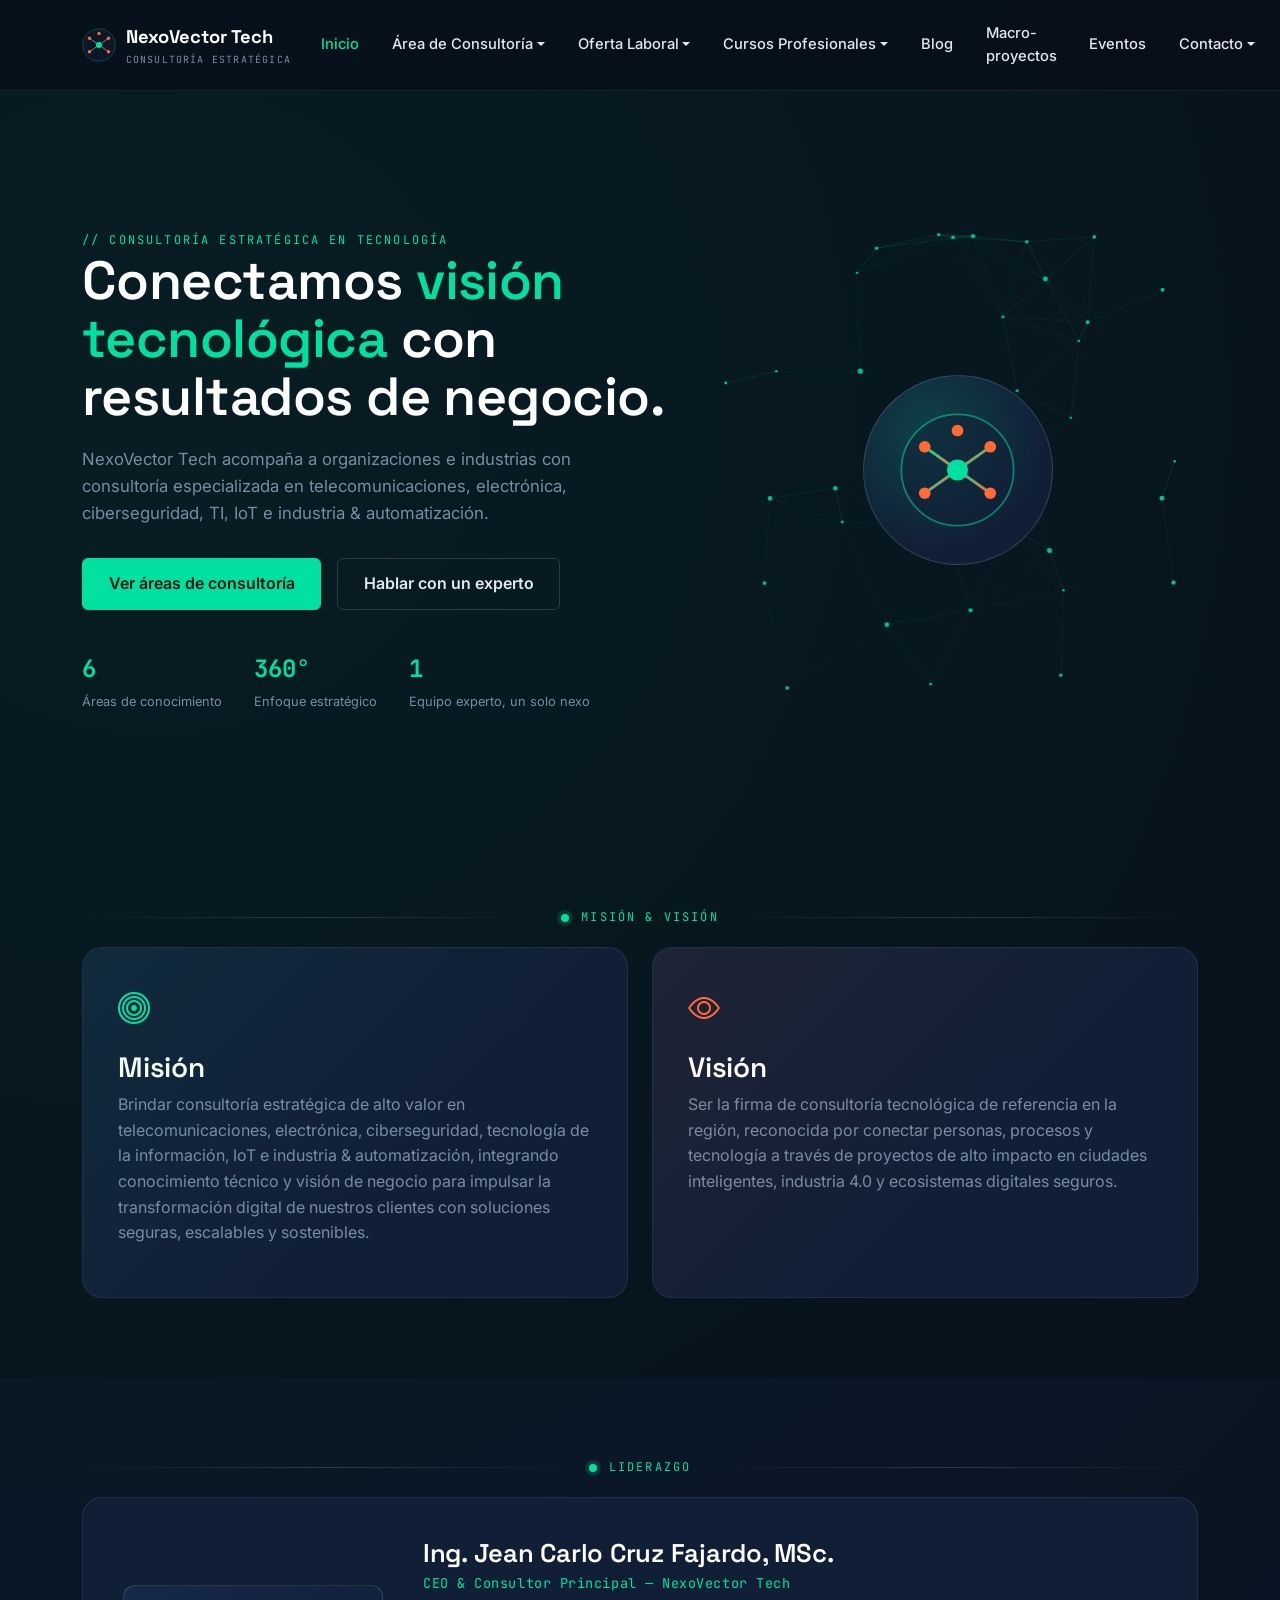
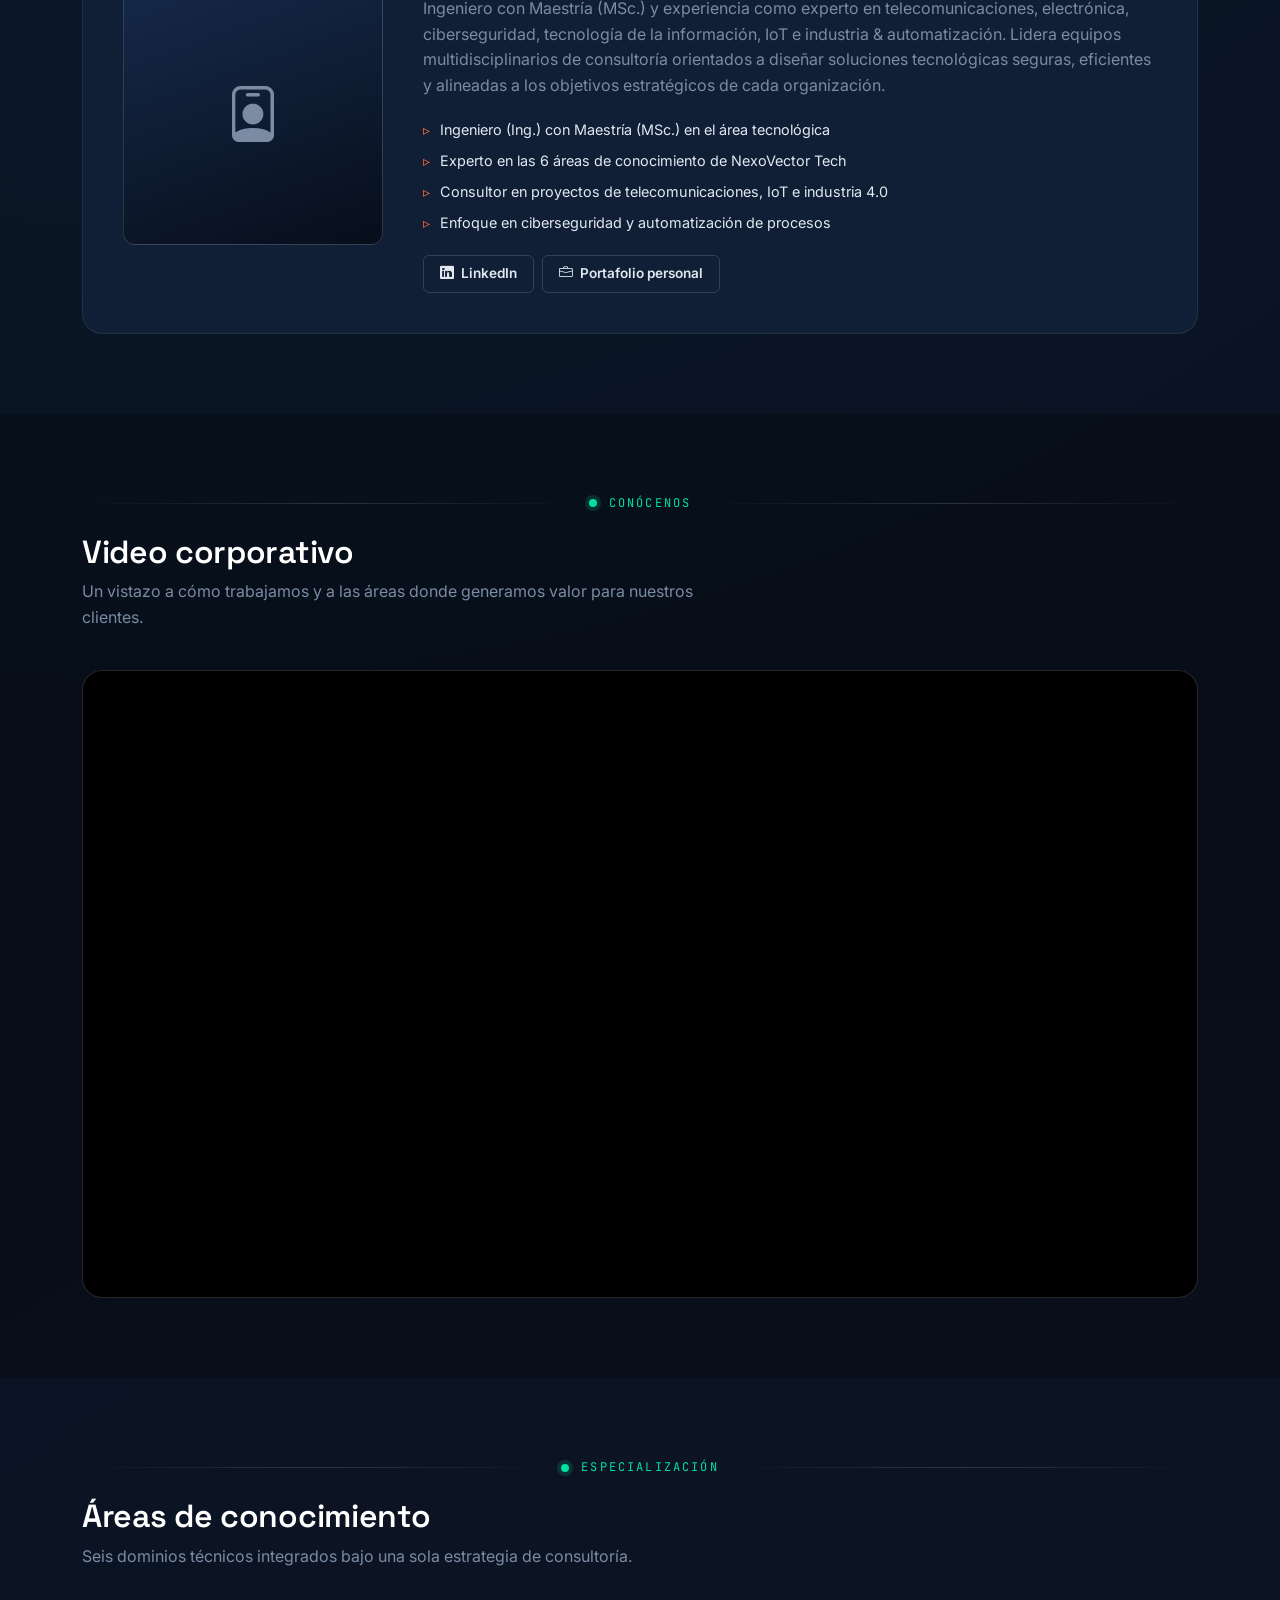
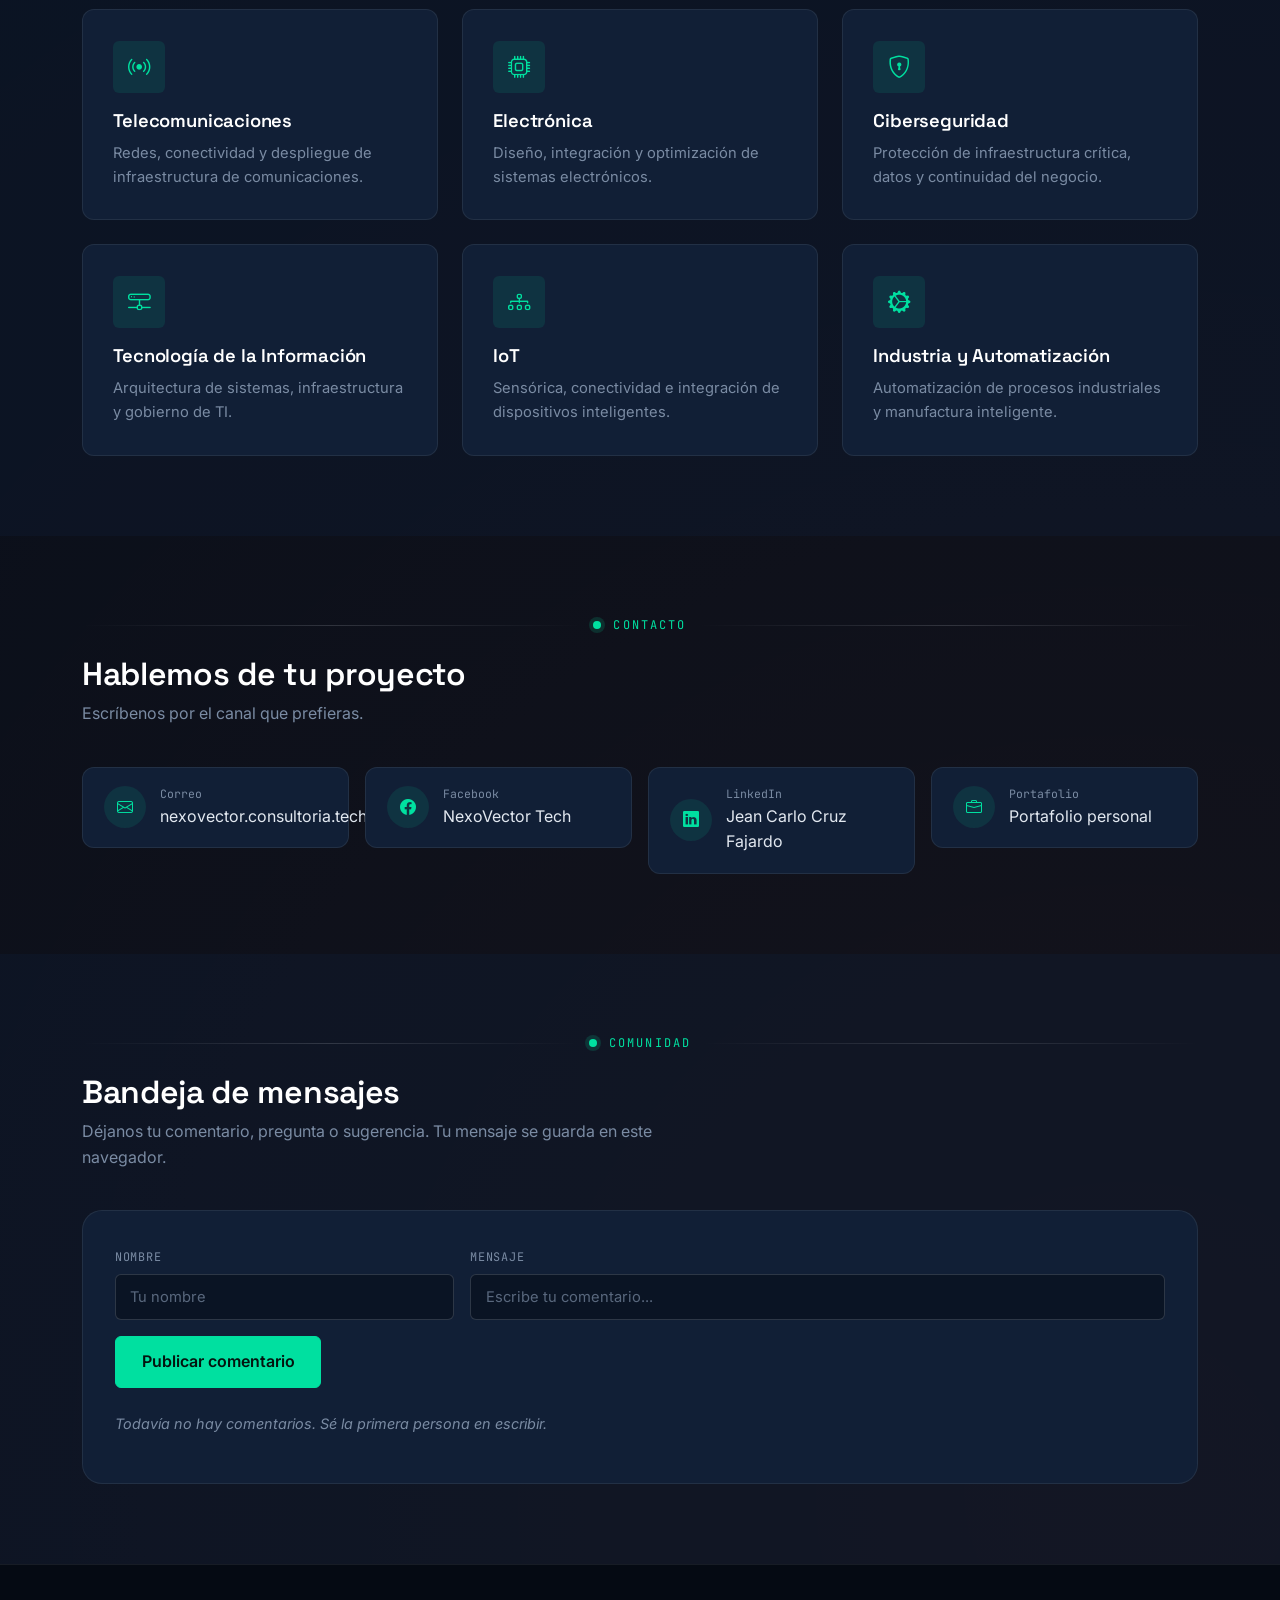
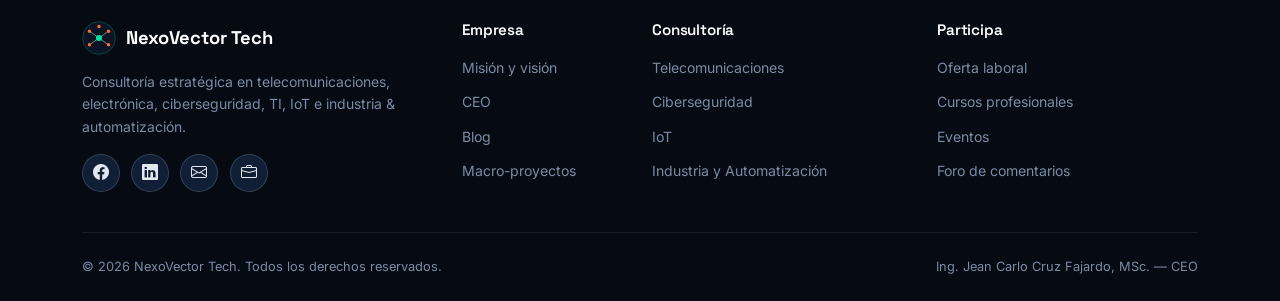
<file: nexovector-tech/index.html>
<!DOCTYPE html>
<html lang="es">
<head>
<meta charset="UTF-8">
<meta name="viewport" content="width=device-width, initial-scale=1.0">
<title>NexoVector Tech | Consultoría Estratégica en Tecnología</title>
<meta name="description" content="NexoVector Tech: consultoría estratégica en telecomunicaciones, electrónica, ciberseguridad, TI, IoT e industria & automatización.">

<link rel="icon" type="image/svg+xml" href="img/logo.svg">
<link rel="preconnect" href="https://fonts.googleapis.com">
<link href="https://fonts.googleapis.com/css2?family=Space+Grotesk:wght@500;600;700&family=Inter:wght@400;500;600&family=JetBrains+Mono:wght@400;500&display=swap" rel="stylesheet">
<link href="https://cdn.jsdelivr.net/npm/bootstrap@5.3.3/dist/css/bootstrap.min.css" rel="stylesheet">
<link href="https://cdn.jsdelivr.net/npm/bootstrap-icons@1.11.3/font/bootstrap-icons.css" rel="stylesheet">
<link rel="stylesheet" href="css/styles.css">
</head>
<body>

<!-- ===== NAVBAR ===== -->
<nav class="navbar navbar-expand-lg fixed-top navbar-nexo">
  <div class="container">
    <a class="navbar-brand navbar-brand-nexo" href="index.html">
      <img src="img/logo.svg" alt="Logo NexoVector Tech" class="brand-mark">
      <span>NexoVector Tech<span class="brand-sub">Consultoría Estratégica</span></span>
    </a>
    <button class="navbar-toggler" type="button" data-bs-toggle="collapse" data-bs-target="#navMain" aria-controls="navMain" aria-expanded="false" aria-label="Abrir menú">
      <span class="navbar-toggler-icon"></span>
    </button>
    <div class="collapse navbar-collapse" id="navMain">
      <ul class="navbar-nav ms-auto align-items-lg-center gap-lg-1">
        <li class="nav-item"><a class="nav-link" href="index.html">Inicio</a></li>

        <li class="nav-item dropdown">
          <a class="nav-link dropdown-toggle" href="consultoria.html" id="ddConsultoria" role="button" data-bs-toggle="dropdown" aria-expanded="false">Área de Consultoría</a>
          <ul class="dropdown-menu" aria-labelledby="ddConsultoria">
            <li><a class="dropdown-item" href="consultoria.html#telecomunicaciones"><i class="bi bi-broadcast me-2"></i>Telecomunicaciones</a></li>
            <li><a class="dropdown-item" href="consultoria.html#electronica"><i class="bi bi-cpu me-2"></i>Electrónica</a></li>
            <li><a class="dropdown-item" href="consultoria.html#ciberseguridad"><i class="bi bi-shield-lock me-2"></i>Ciberseguridad</a></li>
            <li><a class="dropdown-item" href="consultoria.html#ti"><i class="bi bi-hdd-network me-2"></i>Tecnología de la Información</a></li>
            <li><a class="dropdown-item" href="consultoria.html#iot"><i class="bi bi-diagram-3 me-2"></i>IoT</a></li>
            <li><a class="dropdown-item" href="consultoria.html#industria"><i class="bi bi-gear-wide-connected me-2"></i>Industria y Automatización</a></li>
          </ul>
        </li>

        <li class="nav-item dropdown">
          <a class="nav-link dropdown-toggle" href="oferta-laboral.html" id="ddEmpleo" role="button" data-bs-toggle="dropdown" aria-expanded="false">Oferta Laboral</a>
          <ul class="dropdown-menu" aria-labelledby="ddEmpleo">
            <li><a class="dropdown-item" href="oferta-laboral.html#telecomunicaciones">Telecomunicaciones</a></li>
            <li><a class="dropdown-item" href="oferta-laboral.html#electronica">Electrónica</a></li>
            <li><a class="dropdown-item" href="oferta-laboral.html#ciberseguridad">Ciberseguridad</a></li>
            <li><a class="dropdown-item" href="oferta-laboral.html#ti">Tecnología de la Información</a></li>
            <li><a class="dropdown-item" href="oferta-laboral.html#iot">IoT</a></li>
            <li><a class="dropdown-item" href="oferta-laboral.html#industria">Industria y Automatización</a></li>
          </ul>
        </li>

        <li class="nav-item dropdown">
          <a class="nav-link dropdown-toggle" href="cursos.html" id="ddCursos" role="button" data-bs-toggle="dropdown" aria-expanded="false">Cursos Profesionales</a>
          <ul class="dropdown-menu" aria-labelledby="ddCursos">
            <li><a class="dropdown-item" href="cursos.html#telecomunicaciones">Telecomunicaciones</a></li>
            <li><a class="dropdown-item" href="cursos.html#electronica">Electrónica</a></li>
            <li><a class="dropdown-item" href="cursos.html#ciberseguridad">Ciberseguridad</a></li>
            <li><a class="dropdown-item" href="cursos.html#ti">Tecnología de la Información</a></li>
            <li><a class="dropdown-item" href="cursos.html#iot">IoT</a></li>
            <li><a class="dropdown-item" href="cursos.html#industria">Industria y Automatización</a></li>
          </ul>
        </li>

        <li class="nav-item"><a class="nav-link" href="blog.html">Blog</a></li>
        <li class="nav-item"><a class="nav-link" href="macro-proyectos.html">Macro-proyectos</a></li>
        <li class="nav-item"><a class="nav-link" href="eventos.html">Eventos</a></li>

        <li class="nav-item dropdown">
          <a class="nav-link dropdown-toggle" href="contacto.html" id="ddContacto" role="button" data-bs-toggle="dropdown" aria-expanded="false">Contacto</a>
          <ul class="dropdown-menu dropdown-menu-end" aria-labelledby="ddContacto">
            <li><a class="dropdown-item" href="contacto.html#correo"><i class="bi bi-envelope me-2"></i>Correo</a></li>
            <li><a class="dropdown-item" href="contacto.html#redes"><i class="bi bi-share me-2"></i>Redes sociales</a></li>
            <li><a class="dropdown-item" href="contacto.html#foro"><i class="bi bi-chat-dots me-2"></i>Foro de comentarios</a></li>
            <li><a class="dropdown-item" href="https://www.linkedin.com/in/jean-carlo-cruz-fajardo-537061153/" target="_blank" rel="noopener"><i class="bi bi-linkedin me-2"></i>LinkedIn</a></li>
          </ul>
        </li>
        <li class="nav-item ms-lg-2 mt-2 mt-lg-0">
          <a class="btn-nav-cta" href="eventos.html">Registrarme a un evento</a>
        </li>
      </ul>
    </div>
  </div>
</nav>

<!-- ===== HERO ===== -->
<header class="hero container">
  <div class="hero-copy">
    <span class="eyebrow">// Consultoría estratégica en tecnología</span>
    <h1 class="hero-tagline">Conectamos <span class="accent">visión tecnológica</span> con resultados de negocio.</h1>
    <p class="hero-desc">NexoVector Tech acompaña a organizaciones e industrias con consultoría especializada en telecomunicaciones, electrónica, ciberseguridad, TI, IoT e industria &amp; automatización.</p>
    <div class="hero-actions">
      <a href="consultoria.html" class="btn-nexo-primary">Ver áreas de consultoría</a>
      <a href="contacto.html" class="btn-nexo-outline">Hablar con un experto</a>
    </div>
    <div class="hero-stats">
      <div class="stat"><b>6</b><span>Áreas de conocimiento</span></div>
      <div class="stat"><b>360°</b><span>Enfoque estratégico</span></div>
      <div class="stat"><b>1</b><span>Equipo experto, un solo nexo</span></div>
    </div>
  </div>
  <div class="hero-visual">
    <canvas id="nodeCanvas" aria-hidden="true"></canvas>
    <div class="logo-badge">
      <img src="img/logo.svg" alt="Logo NexoVector Tech">
    </div>
  </div>
</header>

<!-- ===== MISIÓN Y VISIÓN ===== -->
<section class="section" id="mision-vision">
  <div class="container">
    <div class="node-divider reveal"><span class="dot"></span><span class="eyebrow">Misión &amp; Visión</span></div>
    <div class="row g-4">
      <div class="col-lg-6 reveal">
        <div class="mv-card mision h-100">
          <div class="mv-icon"><i class="bi bi-bullseye"></i></div>
          <h3>Misión</h3>
          <p class="text-muted-custom">Brindar consultoría estratégica de alto valor en telecomunicaciones, electrónica, ciberseguridad, tecnología de la información, IoT e industria &amp; automatización, integrando conocimiento técnico y visión de negocio para impulsar la transformación digital de nuestros clientes con soluciones seguras, escalables y sostenibles.</p>
        </div>
      </div>
      <div class="col-lg-6 reveal">
        <div class="mv-card vision h-100">
          <div class="mv-icon"><i class="bi bi-eye"></i></div>
          <h3>Visión</h3>
          <p class="text-muted-custom">Ser la firma de consultoría tecnológica de referencia en la región, reconocida por conectar personas, procesos y tecnología a través de proyectos de alto impacto en ciudades inteligentes, industria 4.0 y ecosistemas digitales seguros.</p>
        </div>
      </div>
    </div>
  </div>
</section>

<!-- ===== CEO ===== -->
<section class="section section-alt" id="ceo">
  <div class="container">
    <div class="node-divider reveal"><span class="dot"></span><span class="eyebrow">Liderazgo</span></div>
    <div class="ceo-panel reveal">
      <div class="ceo-photo-frame">
        <i class="bi bi-person-badge" style="font-size:3.5rem;"></i>
      </div>
      <div>
        <h2 class="ceo-name">Ing. Jean Carlo Cruz Fajardo, MSc.</h2>
        <span class="ceo-title">CEO &amp; Consultor Principal — NexoVector Tech</span>
        <p class="ceo-bio">Ingeniero con Maestría (MSc.) y experiencia como experto en telecomunicaciones, electrónica, ciberseguridad, tecnología de la información, IoT e industria &amp; automatización. Lidera equipos multidisciplinarios de consultoría orientados a diseñar soluciones tecnológicas seguras, eficientes y alineadas a los objetivos estratégicos de cada organización.</p>
        <ul class="ceo-credentials">
          <li>Ingeniero (Ing.) con Maestría (MSc.) en el área tecnológica</li>
          <li>Experto en las 6 áreas de conocimiento de NexoVector Tech</li>
          <li>Consultor en proyectos de telecomunicaciones, IoT e industria 4.0</li>
          <li>Enfoque en ciberseguridad y automatización de procesos</li>
        </ul>
        <div class="d-flex flex-wrap gap-2">
          <a href="https://www.linkedin.com/in/jean-carlo-cruz-fajardo-537061153/" target="_blank" rel="noopener" class="btn-nexo-outline btn-sm-nexo"><i class="bi bi-linkedin me-1"></i> LinkedIn</a>
          <a href="https://portafoliojeancruz.framer.website/" target="_blank" rel="noopener" class="btn-nexo-outline btn-sm-nexo"><i class="bi bi-briefcase me-1"></i> Portafolio personal</a>
        </div>
      </div>
    </div>
  </div>
</section>

<!-- ===== VIDEO ===== -->
<section class="section" id="video">
  <div class="container">
    <div class="node-divider reveal"><span class="dot"></span><span class="eyebrow">Conócenos</span></div>
    <h2 class="section-title reveal">Video corporativo</h2>
    <p class="section-lead reveal">Un vistazo a cómo trabajamos y a las áreas donde generamos valor para nuestros clientes.</p>
    <div class="video-frame reveal">
      <!-- Reemplaza VIDEO_ID por el ID del video de YouTube, o usa un <video> local (ver /video/README.txt) -->
  
<iframe src="https://www.youtube.com/embed/Yk2Q7jByiCo?t=9&feature=share" title="Video corporativo NexoVector Tech" allow="accelerometer; autoplay; clipboard-write; encrypted-media; gyroscope; picture-in-picture; web-share" allowfullscreen loading="lazy"></iframe>

        </div>
  </div>
</section>

<!-- ===== ÁREAS DE CONOCIMIENTO ===== -->
<section class="section section-alt" id="areas">
  <div class="container">
    <div class="node-divider reveal"><span class="dot"></span><span class="eyebrow">Especialización</span></div>
    <h2 class="section-title reveal">Áreas de conocimiento</h2>
    <p class="section-lead reveal">Seis dominios técnicos integrados bajo una sola estrategia de consultoría.</p>
    <div class="row g-4">
      <div class="col-md-6 col-lg-4 reveal">
        <a href="consultoria.html#telecomunicaciones" class="card-nexo area-card d-block text-decoration-none">
          <div class="icon-wrap"><i class="bi bi-broadcast"></i></div>
          <h3>Telecomunicaciones</h3>
          <p>Redes, conectividad y despliegue de infraestructura de comunicaciones.</p>
        </a>
      </div>
      <div class="col-md-6 col-lg-4 reveal">
        <a href="consultoria.html#electronica" class="card-nexo area-card d-block text-decoration-none">
          <div class="icon-wrap"><i class="bi bi-cpu"></i></div>
          <h3>Electrónica</h3>
          <p>Diseño, integración y optimización de sistemas electrónicos.</p>
        </a>
      </div>
      <div class="col-md-6 col-lg-4 reveal">
        <a href="consultoria.html#ciberseguridad" class="card-nexo area-card d-block text-decoration-none">
          <div class="icon-wrap"><i class="bi bi-shield-lock"></i></div>
          <h3>Ciberseguridad</h3>
          <p>Protección de infraestructura crítica, datos y continuidad del negocio.</p>
        </a>
      </div>
      <div class="col-md-6 col-lg-4 reveal">
        <a href="consultoria.html#ti" class="card-nexo area-card d-block text-decoration-none">
          <div class="icon-wrap"><i class="bi bi-hdd-network"></i></div>
          <h3>Tecnología de la Información</h3>
          <p>Arquitectura de sistemas, infraestructura y gobierno de TI.</p>
        </a>
      </div>
      <div class="col-md-6 col-lg-4 reveal">
        <a href="consultoria.html#iot" class="card-nexo area-card d-block text-decoration-none">
          <div class="icon-wrap"><i class="bi bi-diagram-3"></i></div>
          <h3>IoT</h3>
          <p>Sensórica, conectividad e integración de dispositivos inteligentes.</p>
        </a>
      </div>
      <div class="col-md-6 col-lg-4 reveal">
        <a href="consultoria.html#industria" class="card-nexo area-card d-block text-decoration-none">
          <div class="icon-wrap"><i class="bi bi-gear-wide-connected"></i></div>
          <h3>Industria y Automatización</h3>
          <p>Automatización de procesos industriales y manufactura inteligente.</p>
        </a>
      </div>
    </div>
  </div>
</section>

<!-- ===== CONTACTO RÁPIDO ===== -->
<section class="section" id="contacto-rapido">
  <div class="container">
    <div class="node-divider reveal"><span class="dot"></span><span class="eyebrow">Contacto</span></div>
    <h2 class="section-title reveal">Hablemos de tu proyecto</h2>
    <p class="section-lead reveal">Escríbenos por el canal que prefieras.</p>
    <div class="row g-3">
      <div class="col-md-6 col-lg-3 reveal">
        <a class="contact-chip" href="mailto:nexovector.consultoria.tech@gmail.com">
          <span class="chip-icon"><i class="bi bi-envelope"></i></span>
          <span><small>Correo</small>nexovector.consultoria.tech@gmail.com</span>
        </a>
      </div>
      <div class="col-md-6 col-lg-3 reveal">
        <a class="contact-chip" href="https://www.facebook.com/profile.php?id=100077255801380" target="_blank" rel="noopener">
          <span class="chip-icon"><i class="bi bi-facebook"></i></span>
          <span><small>Facebook</small>NexoVector Tech</span>
        </a>
      </div>
      <div class="col-md-6 col-lg-3 reveal">
        <a class="contact-chip" href="https://www.linkedin.com/in/jean-carlo-cruz-fajardo-537061153/" target="_blank" rel="noopener">
          <span class="chip-icon"><i class="bi bi-linkedin"></i></span>
          <span><small>LinkedIn</small>Jean Carlo Cruz Fajardo</span>
        </a>
      </div>
      <div class="col-md-6 col-lg-3 reveal">
        <a class="contact-chip" href="https://portafoliojeancruz.framer.website/" target="_blank" rel="noopener">
          <span class="chip-icon"><i class="bi bi-briefcase"></i></span>
          <span><small>Portafolio</small>Portafolio personal</span>
        </a>
      </div>
    </div>
  </div>
</section>

<!-- ===== FORO / BANDEJA DE MENSAJES ===== -->
<section class="section section-alt" id="foro">
  <div class="container">
    <div class="node-divider reveal"><span class="dot"></span><span class="eyebrow">Comunidad</span></div>
    <h2 class="section-title reveal">Bandeja de mensajes</h2>
    <p class="section-lead reveal">Déjanos tu comentario, pregunta o sugerencia. Tu mensaje se guarda en este navegador.</p>

    <div class="forum-box reveal" data-forum-id="home">
      <form class="forum-form form-nexo row g-3" novalidate>
        <div class="col-md-4">
          <label for="fName">Nombre</label>
          <input type="text" class="form-control" id="fName" name="forum-name" placeholder="Tu nombre" required>
          <div class="invalid-feedback-inline">Escribe tu nombre.</div>
        </div>
        <div class="col-md-8">
          <label for="fMsg">Mensaje</label>
          <input type="text" class="form-control" id="fMsg" name="forum-message" placeholder="Escribe tu comentario..." required>
          <div class="invalid-feedback-inline">El mensaje debe tener al menos 5 caracteres.</div>
        </div>
        <div class="col-12">
          <button type="submit" class="btn-nexo-primary">Publicar comentario</button>
          <div class="form-success-msg">¡Gracias! Tu comentario fue publicado.</div>
        </div>
      </form>
      <div class="forum-list"></div>
    </div>
  </div>
</section>

<!-- ===== FOOTER ===== -->
<footer class="site-footer">
  <div class="container">
    <div class="row g-4">
      <div class="col-lg-4">
        <a class="navbar-brand-nexo d-flex mb-3" href="index.html">
          <img src="img/logo.svg" alt="Logo NexoVector Tech" class="brand-mark">
          <span>NexoVector Tech</span>
        </a>
        <p class="text-muted-custom small">Consultoría estratégica en telecomunicaciones, electrónica, ciberseguridad, TI, IoT e industria &amp; automatización.</p>
        <div class="footer-social">
          <a href="https://www.facebook.com/profile.php?id=100077255801380" target="_blank" rel="noopener" aria-label="Facebook"><i class="bi bi-facebook"></i></a>
          <a href="https://www.linkedin.com/in/jean-carlo-cruz-fajardo-537061153/" target="_blank" rel="noopener" aria-label="LinkedIn"><i class="bi bi-linkedin"></i></a>
          <a href="mailto:nexovector.consultoria.tech@gmail.com" aria-label="Correo"><i class="bi bi-envelope"></i></a>
          <a href="https://portafoliojeancruz.framer.website/" target="_blank" rel="noopener" aria-label="Portafolio"><i class="bi bi-briefcase"></i></a>
        </div>
      </div>
      <div class="col-6 col-lg-2">
        <h5>Empresa</h5>
        <ul>
          <li><a href="index.html#mision-vision">Misión y visión</a></li>
          <li><a href="index.html#ceo">CEO</a></li>
          <li><a href="blog.html">Blog</a></li>
          <li><a href="macro-proyectos.html">Macro-proyectos</a></li>
        </ul>
      </div>
      <div class="col-6 col-lg-3">
        <h5>Consultoría</h5>
        <ul>
          <li><a href="consultoria.html#telecomunicaciones">Telecomunicaciones</a></li>
          <li><a href="consultoria.html#ciberseguridad">Ciberseguridad</a></li>
          <li><a href="consultoria.html#iot">IoT</a></li>
          <li><a href="consultoria.html#industria">Industria y Automatización</a></li>
        </ul>
      </div>
      <div class="col-6 col-lg-3">
        <h5>Participa</h5>
        <ul>
          <li><a href="oferta-laboral.html">Oferta laboral</a></li>
          <li><a href="cursos.html">Cursos profesionales</a></li>
          <li><a href="eventos.html">Eventos</a></li>
          <li><a href="contacto.html#foro">Foro de comentarios</a></li>
        </ul>
      </div>
    </div>
    <div class="footer-bottom">
      <span>© 2026 NexoVector Tech. Todos los derechos reservados.</span>
      <span>Ing. Jean Carlo Cruz Fajardo, MSc. — CEO</span>
    </div>
  </div>
</footer>

<button class="back-to-top" aria-label="Volver arriba"><i class="bi bi-arrow-up"></i></button>

<script src="https://cdn.jsdelivr.net/npm/bootstrap@5.3.3/dist/js/bootstrap.bundle.min.js"></script>
<script src="js/main.js"></script>
</body>
</html>
</file>
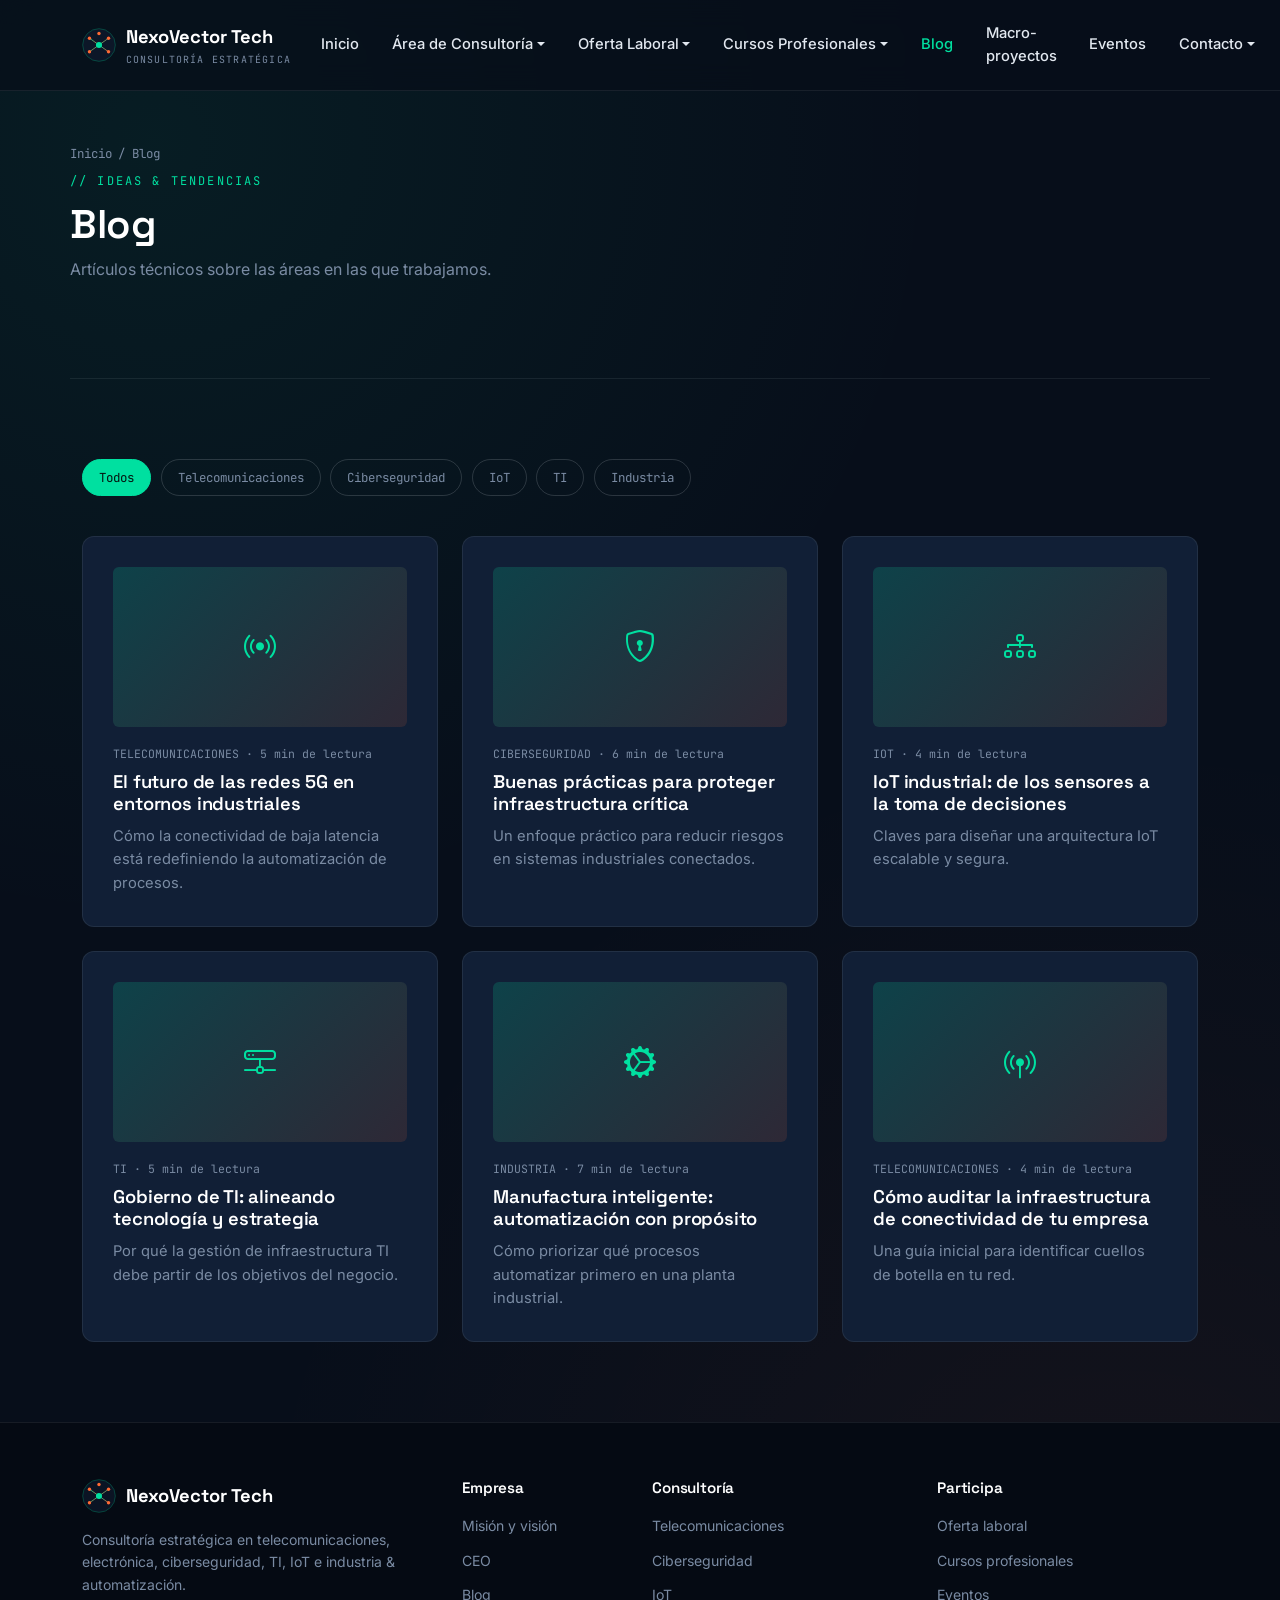
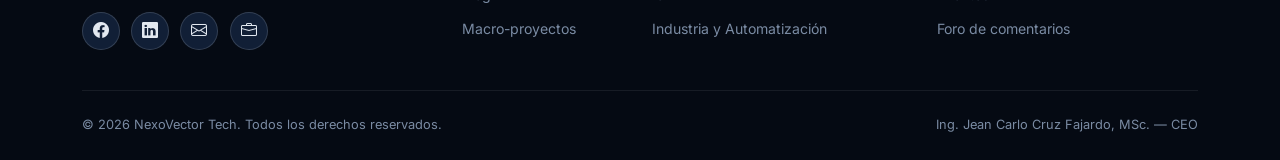
<file: blog.html>
<!DOCTYPE html>
<html lang="es">
<head>
<meta charset="UTF-8">
<meta name="viewport" content="width=device-width, initial-scale=1.0">
<title>Blog | NexoVector Tech</title>
<meta name="description" content="Blog de NexoVector Tech: artículos sobre telecomunicaciones, electrónica, ciberseguridad, TI, IoT e industria y automatización.">
<link rel="icon" type="image/svg+xml" href="img/logo.svg">
<link rel="preconnect" href="https://fonts.googleapis.com">
<link href="https://fonts.googleapis.com/css2?family=Space+Grotesk:wght@500;600;700&family=Inter:wght@400;500;600&family=JetBrains+Mono:wght@400;500&display=swap" rel="stylesheet">
<link href="https://cdn.jsdelivr.net/npm/bootstrap@5.3.3/dist/css/bootstrap.min.css" rel="stylesheet">
<link href="https://cdn.jsdelivr.net/npm/bootstrap-icons@1.11.3/font/bootstrap-icons.css" rel="stylesheet">
<link rel="stylesheet" href="css/styles.css">
</head>
<body>

<nav class="navbar navbar-expand-lg fixed-top navbar-nexo">
  <div class="container">
    <a class="navbar-brand navbar-brand-nexo" href="index.html">
      <img src="img/logo.svg" alt="Logo NexoVector Tech" class="brand-mark">
      <span>NexoVector Tech<span class="brand-sub">Consultoría Estratégica</span></span>
    </a>
    <button class="navbar-toggler" type="button" data-bs-toggle="collapse" data-bs-target="#navMain" aria-controls="navMain" aria-expanded="false" aria-label="Abrir menú">
      <span class="navbar-toggler-icon"></span>
    </button>
    <div class="collapse navbar-collapse" id="navMain">
      <ul class="navbar-nav ms-auto align-items-lg-center gap-lg-1">
        <li class="nav-item"><a class="nav-link" href="index.html">Inicio</a></li>
        <li class="nav-item dropdown">
          <a class="nav-link dropdown-toggle" href="consultoria.html" id="ddConsultoria" role="button" data-bs-toggle="dropdown" aria-expanded="false">Área de Consultoría</a>
          <ul class="dropdown-menu" aria-labelledby="ddConsultoria">
            <li><a class="dropdown-item" href="consultoria.html#telecomunicaciones"><i class="bi bi-broadcast me-2"></i>Telecomunicaciones</a></li>
            <li><a class="dropdown-item" href="consultoria.html#electronica"><i class="bi bi-cpu me-2"></i>Electrónica</a></li>
            <li><a class="dropdown-item" href="consultoria.html#ciberseguridad"><i class="bi bi-shield-lock me-2"></i>Ciberseguridad</a></li>
            <li><a class="dropdown-item" href="consultoria.html#ti"><i class="bi bi-hdd-network me-2"></i>Tecnología de la Información</a></li>
            <li><a class="dropdown-item" href="consultoria.html#iot"><i class="bi bi-diagram-3 me-2"></i>IoT</a></li>
            <li><a class="dropdown-item" href="consultoria.html#industria"><i class="bi bi-gear-wide-connected me-2"></i>Industria y Automatización</a></li>
          </ul>
        </li>
        <li class="nav-item dropdown">
          <a class="nav-link dropdown-toggle" href="oferta-laboral.html" id="ddEmpleo" role="button" data-bs-toggle="dropdown" aria-expanded="false">Oferta Laboral</a>
          <ul class="dropdown-menu" aria-labelledby="ddEmpleo">
            <li><a class="dropdown-item" href="oferta-laboral.html#telecomunicaciones">Telecomunicaciones</a></li>
            <li><a class="dropdown-item" href="oferta-laboral.html#electronica">Electrónica</a></li>
            <li><a class="dropdown-item" href="oferta-laboral.html#ciberseguridad">Ciberseguridad</a></li>
            <li><a class="dropdown-item" href="oferta-laboral.html#ti">Tecnología de la Información</a></li>
            <li><a class="dropdown-item" href="oferta-laboral.html#iot">IoT</a></li>
            <li><a class="dropdown-item" href="oferta-laboral.html#industria">Industria y Automatización</a></li>
          </ul>
        </li>
        <li class="nav-item dropdown">
          <a class="nav-link dropdown-toggle" href="cursos.html" id="ddCursos" role="button" data-bs-toggle="dropdown" aria-expanded="false">Cursos Profesionales</a>
          <ul class="dropdown-menu" aria-labelledby="ddCursos">
            <li><a class="dropdown-item" href="cursos.html#telecomunicaciones">Telecomunicaciones</a></li>
            <li><a class="dropdown-item" href="cursos.html#electronica">Electrónica</a></li>
            <li><a class="dropdown-item" href="cursos.html#ciberseguridad">Ciberseguridad</a></li>
            <li><a class="dropdown-item" href="cursos.html#ti">Tecnología de la Información</a></li>
            <li><a class="dropdown-item" href="cursos.html#iot">IoT</a></li>
            <li><a class="dropdown-item" href="cursos.html#industria">Industria y Automatización</a></li>
          </ul>
        </li>
        <li class="nav-item"><a class="nav-link active" href="blog.html">Blog</a></li>
        <li class="nav-item"><a class="nav-link" href="macro-proyectos.html">Macro-proyectos</a></li>
        <li class="nav-item"><a class="nav-link" href="eventos.html">Eventos</a></li>
        <li class="nav-item dropdown">
          <a class="nav-link dropdown-toggle" href="contacto.html" id="ddContacto" role="button" data-bs-toggle="dropdown" aria-expanded="false">Contacto</a>
          <ul class="dropdown-menu dropdown-menu-end" aria-labelledby="ddContacto">
            <li><a class="dropdown-item" href="contacto.html#correo"><i class="bi bi-envelope me-2"></i>Correo</a></li>
            <li><a class="dropdown-item" href="contacto.html#redes"><i class="bi bi-share me-2"></i>Redes sociales</a></li>
            <li><a class="dropdown-item" href="contacto.html#foro"><i class="bi bi-chat-dots me-2"></i>Foro de comentarios</a></li>
            <li><a class="dropdown-item" href="https://www.linkedin.com/in/jean-carlo-cruz-fajardo-537061153/" target="_blank" rel="noopener"><i class="bi bi-linkedin me-2"></i>LinkedIn</a></li>
          </ul>
        </li>
        <li class="nav-item ms-lg-2 mt-2 mt-lg-0">
          <a class="btn-nav-cta" href="eventos.html">Registrarme a un evento</a>
        </li>
      </ul>
    </div>
  </div>
</nav>

<header class="page-header container">
  <nav class="breadcrumb-nexo mb-2"><a href="index.html">Inicio</a><span class="sep">/</span>Blog</nav>
  <span class="eyebrow">// Ideas &amp; tendencias</span>
  <h1>Blog</h1>
  <p class="section-lead">Artículos técnicos sobre las áreas en las que trabajamos.</p>
</header>

<section class="section">
  <div class="container">
    <div class="blog-filters reveal">
      <button class="filter-chip active" data-filter="todos">Todos</button>
      <button class="filter-chip" data-filter="telecomunicaciones">Telecomunicaciones</button>
      <button class="filter-chip" data-filter="ciberseguridad">Ciberseguridad</button>
      <button class="filter-chip" data-filter="iot">IoT</button>
      <button class="filter-chip" data-filter="ti">TI</button>
      <button class="filter-chip" data-filter="industria">Industria</button>
    </div>

    <div class="row g-4">
      <div class="col-md-6 col-lg-4 reveal">
        <div class="card-nexo blog-card" data-cat="telecomunicaciones">
          <div class="blog-thumb"><i class="bi bi-broadcast"></i></div>
          <div class="blog-meta">TELECOMUNICACIONES · 5 min de lectura</div>
          <h3>El futuro de las redes 5G en entornos industriales</h3>
          <p>Cómo la conectividad de baja latencia está redefiniendo la automatización de procesos.</p>
        </div>
      </div>
      <div class="col-md-6 col-lg-4 reveal">
        <div class="card-nexo blog-card" data-cat="ciberseguridad">
          <div class="blog-thumb"><i class="bi bi-shield-lock"></i></div>
          <div class="blog-meta">CIBERSEGURIDAD · 6 min de lectura</div>
          <h3>Buenas prácticas para proteger infraestructura crítica</h3>
          <p>Un enfoque práctico para reducir riesgos en sistemas industriales conectados.</p>
        </div>
      </div>
      <div class="col-md-6 col-lg-4 reveal">
        <div class="card-nexo blog-card" data-cat="iot">
          <div class="blog-thumb"><i class="bi bi-diagram-3"></i></div>
          <div class="blog-meta">IOT · 4 min de lectura</div>
          <h3>IoT industrial: de los sensores a la toma de decisiones</h3>
          <p>Claves para diseñar una arquitectura IoT escalable y segura.</p>
        </div>
      </div>
      <div class="col-md-6 col-lg-4 reveal">
        <div class="card-nexo blog-card" data-cat="ti">
          <div class="blog-thumb"><i class="bi bi-hdd-network"></i></div>
          <div class="blog-meta">TI · 5 min de lectura</div>
          <h3>Gobierno de TI: alineando tecnología y estrategia</h3>
          <p>Por qué la gestión de infraestructura TI debe partir de los objetivos del negocio.</p>
        </div>
      </div>
      <div class="col-md-6 col-lg-4 reveal">
        <div class="card-nexo blog-card" data-cat="industria">
          <div class="blog-thumb"><i class="bi bi-gear-wide-connected"></i></div>
          <div class="blog-meta">INDUSTRIA · 7 min de lectura</div>
          <h3>Manufactura inteligente: automatización con propósito</h3>
          <p>Cómo priorizar qué procesos automatizar primero en una planta industrial.</p>
        </div>
      </div>
      <div class="col-md-6 col-lg-4 reveal">
        <div class="card-nexo blog-card" data-cat="telecomunicaciones">
          <div class="blog-thumb"><i class="bi bi-broadcast-pin"></i></div>
          <div class="blog-meta">TELECOMUNICACIONES · 4 min de lectura</div>
          <h3>Cómo auditar la infraestructura de conectividad de tu empresa</h3>
          <p>Una guía inicial para identificar cuellos de botella en tu red.</p>
        </div>
      </div>
    </div>
  </div>
</section>

<footer class="site-footer">
  <div class="container">
    <div class="row g-4">
      <div class="col-lg-4">
        <a class="navbar-brand-nexo d-flex mb-3" href="index.html">
          <img src="img/logo.svg" alt="Logo NexoVector Tech" class="brand-mark">
          <span>NexoVector Tech</span>
        </a>
        <p class="text-muted-custom small">Consultoría estratégica en telecomunicaciones, electrónica, ciberseguridad, TI, IoT e industria &amp; automatización.</p>
        <div class="footer-social">
          <a href="https://www.facebook.com/profile.php?id=100077255801380" target="_blank" rel="noopener" aria-label="Facebook"><i class="bi bi-facebook"></i></a>
          <a href="https://www.linkedin.com/in/jean-carlo-cruz-fajardo-537061153/" target="_blank" rel="noopener" aria-label="LinkedIn"><i class="bi bi-linkedin"></i></a>
          <a href="mailto:nexovector.consultoria.tech@gmail.com" aria-label="Correo"><i class="bi bi-envelope"></i></a>
          <a href="https://portafoliojeancruz.framer.website/" target="_blank" rel="noopener" aria-label="Portafolio"><i class="bi bi-briefcase"></i></a>
        </div>
      </div>
      <div class="col-6 col-lg-2">
        <h5>Empresa</h5>
        <ul>
          <li><a href="index.html#mision-vision">Misión y visión</a></li>
          <li><a href="index.html#ceo">CEO</a></li>
          <li><a href="blog.html">Blog</a></li>
          <li><a href="macro-proyectos.html">Macro-proyectos</a></li>
        </ul>
      </div>
      <div class="col-6 col-lg-3">
        <h5>Consultoría</h5>
        <ul>
          <li><a href="consultoria.html#telecomunicaciones">Telecomunicaciones</a></li>
          <li><a href="consultoria.html#ciberseguridad">Ciberseguridad</a></li>
          <li><a href="consultoria.html#iot">IoT</a></li>
          <li><a href="consultoria.html#industria">Industria y Automatización</a></li>
        </ul>
      </div>
      <div class="col-6 col-lg-3">
        <h5>Participa</h5>
        <ul>
          <li><a href="oferta-laboral.html">Oferta laboral</a></li>
          <li><a href="cursos.html">Cursos profesionales</a></li>
          <li><a href="eventos.html">Eventos</a></li>
          <li><a href="contacto.html#foro">Foro de comentarios</a></li>
        </ul>
      </div>
    </div>
    <div class="footer-bottom">
      <span>© 2026 NexoVector Tech. Todos los derechos reservados.</span>
      <span>Ing. Jean Carlo Cruz Fajardo, MSc. — CEO</span>
    </div>
  </div>
</footer>

<button class="back-to-top" aria-label="Volver arriba"><i class="bi bi-arrow-up"></i></button>

<script src="https://cdn.jsdelivr.net/npm/bootstrap@5.3.3/dist/js/bootstrap.bundle.min.js"></script>
<script src="js/main.js"></script>
</body>
</html>
</file>
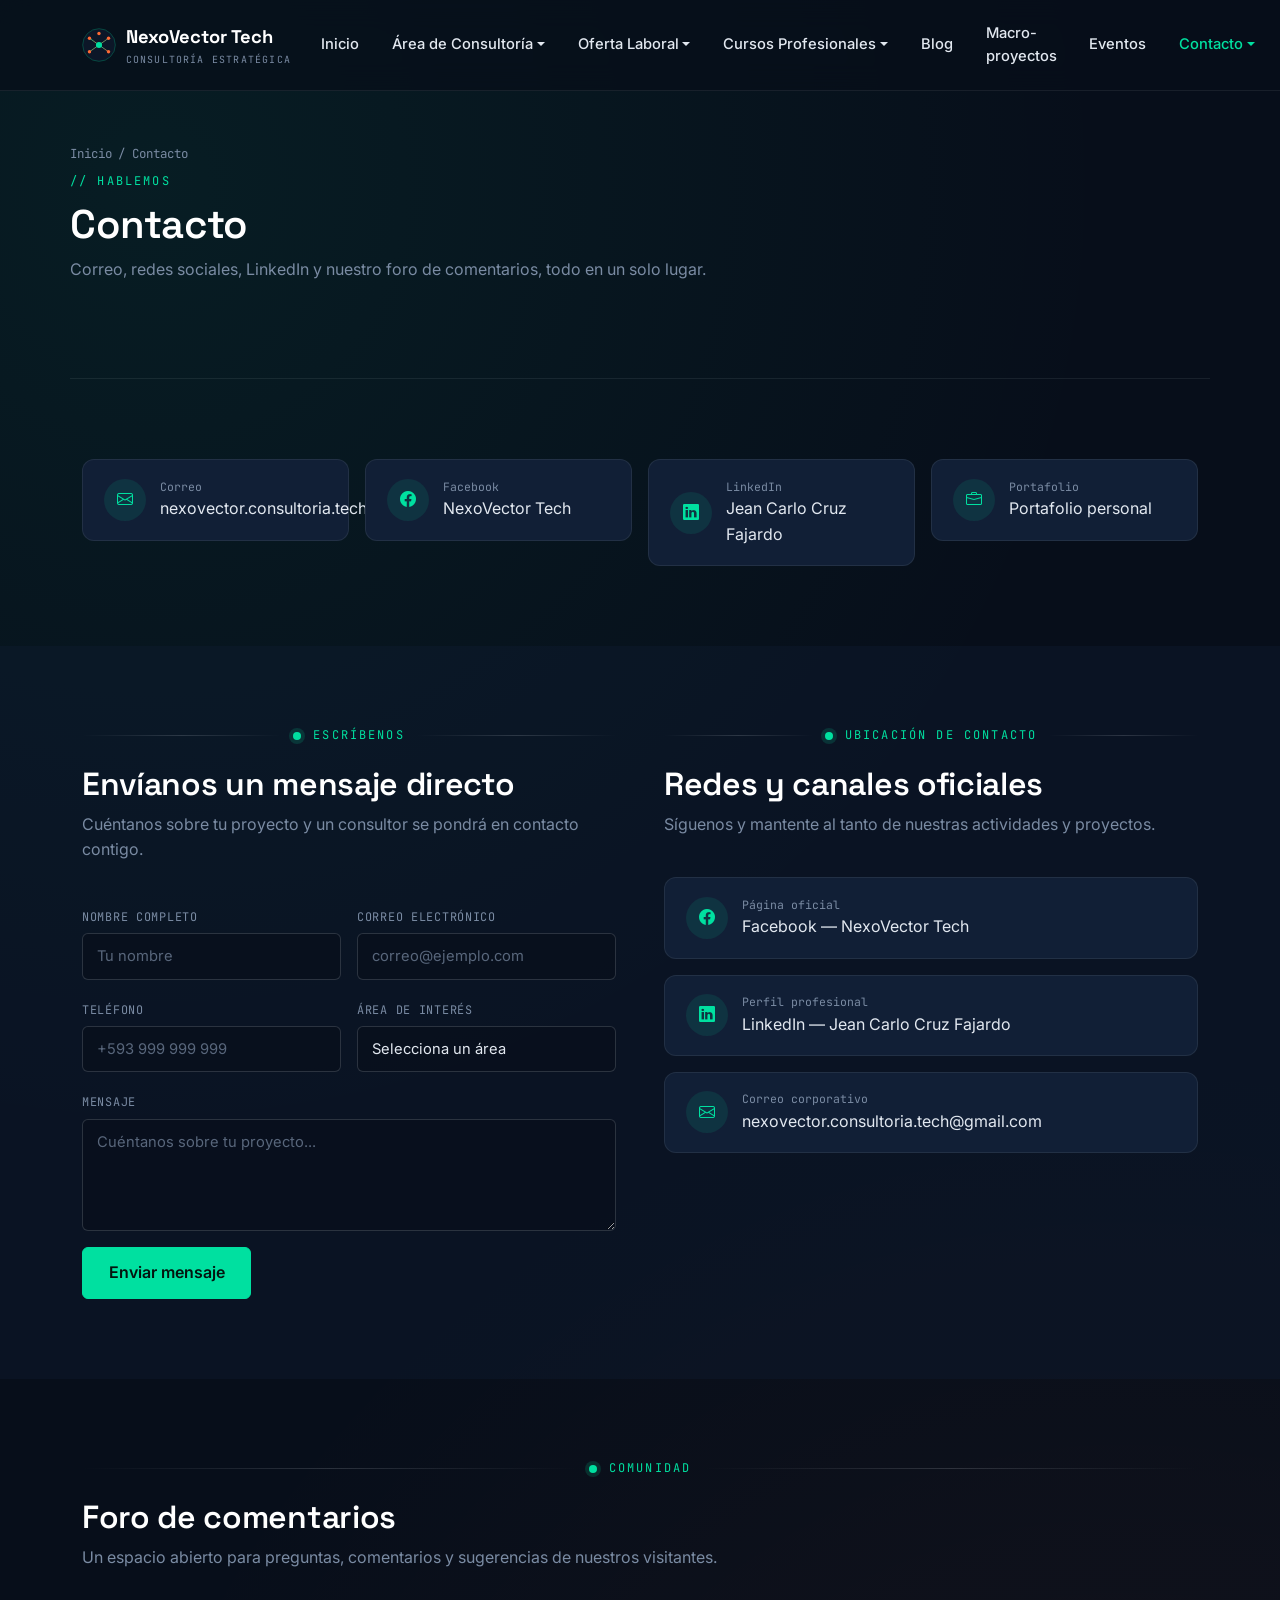
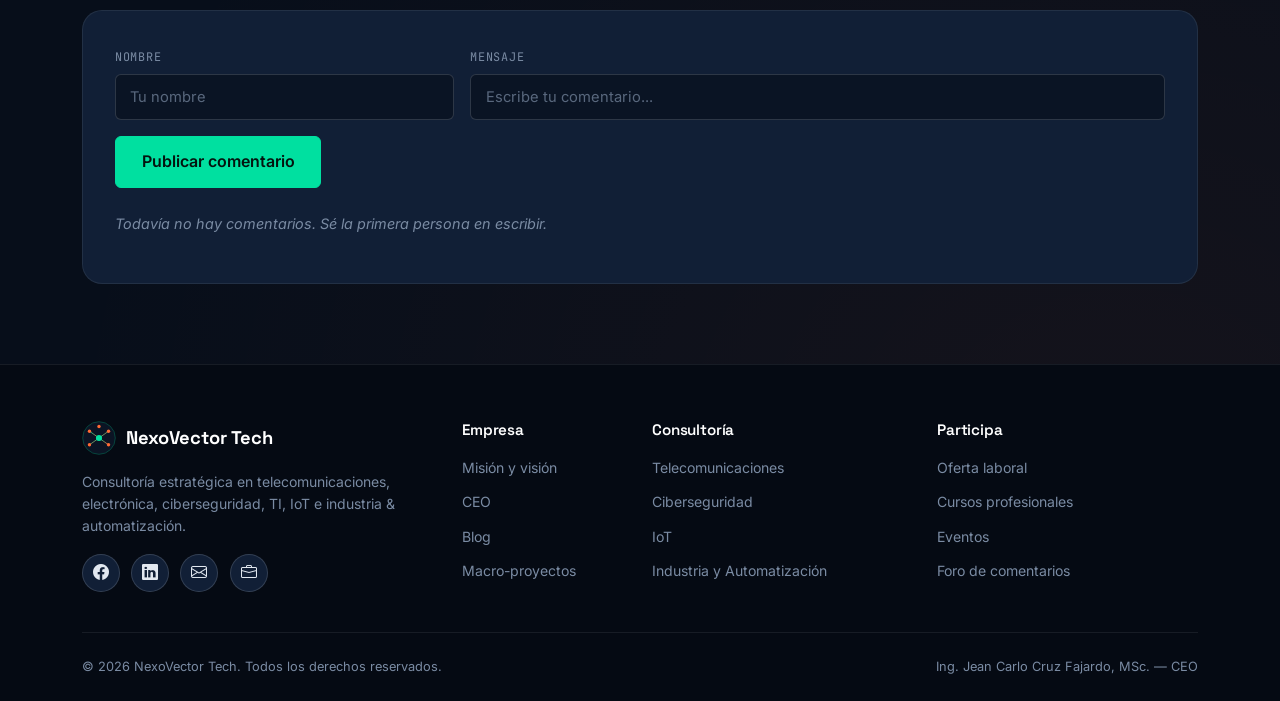
<file: contacto.html>
<!DOCTYPE html>
<html lang="es">
<head>
<meta charset="UTF-8">
<meta name="viewport" content="width=device-width, initial-scale=1.0">
<title>Contacto | NexoVector Tech</title>
<meta name="description" content="Contacta a NexoVector Tech: correo, redes sociales, LinkedIn y foro de comentarios.">
<link rel="icon" type="image/svg+xml" href="img/logo.svg">
<link rel="preconnect" href="https://fonts.googleapis.com">
<link href="https://fonts.googleapis.com/css2?family=Space+Grotesk:wght@500;600;700&family=Inter:wght@400;500;600&family=JetBrains+Mono:wght@400;500&display=swap" rel="stylesheet">
<link href="https://cdn.jsdelivr.net/npm/bootstrap@5.3.3/dist/css/bootstrap.min.css" rel="stylesheet">
<link href="https://cdn.jsdelivr.net/npm/bootstrap-icons@1.11.3/font/bootstrap-icons.css" rel="stylesheet">
<link rel="stylesheet" href="css/styles.css">
</head>
<body>

<nav class="navbar navbar-expand-lg fixed-top navbar-nexo">
  <div class="container">
    <a class="navbar-brand navbar-brand-nexo" href="index.html">
      <img src="img/logo.svg" alt="Logo NexoVector Tech" class="brand-mark">
      <span>NexoVector Tech<span class="brand-sub">Consultoría Estratégica</span></span>
    </a>
    <button class="navbar-toggler" type="button" data-bs-toggle="collapse" data-bs-target="#navMain" aria-controls="navMain" aria-expanded="false" aria-label="Abrir menú">
      <span class="navbar-toggler-icon"></span>
    </button>
    <div class="collapse navbar-collapse" id="navMain">
      <ul class="navbar-nav ms-auto align-items-lg-center gap-lg-1">
        <li class="nav-item"><a class="nav-link" href="index.html">Inicio</a></li>
        <li class="nav-item dropdown">
          <a class="nav-link dropdown-toggle" href="consultoria.html" id="ddConsultoria" role="button" data-bs-toggle="dropdown" aria-expanded="false">Área de Consultoría</a>
          <ul class="dropdown-menu" aria-labelledby="ddConsultoria">
            <li><a class="dropdown-item" href="consultoria.html#telecomunicaciones"><i class="bi bi-broadcast me-2"></i>Telecomunicaciones</a></li>
            <li><a class="dropdown-item" href="consultoria.html#electronica"><i class="bi bi-cpu me-2"></i>Electrónica</a></li>
            <li><a class="dropdown-item" href="consultoria.html#ciberseguridad"><i class="bi bi-shield-lock me-2"></i>Ciberseguridad</a></li>
            <li><a class="dropdown-item" href="consultoria.html#ti"><i class="bi bi-hdd-network me-2"></i>Tecnología de la Información</a></li>
            <li><a class="dropdown-item" href="consultoria.html#iot"><i class="bi bi-diagram-3 me-2"></i>IoT</a></li>
            <li><a class="dropdown-item" href="consultoria.html#industria"><i class="bi bi-gear-wide-connected me-2"></i>Industria y Automatización</a></li>
          </ul>
        </li>
        <li class="nav-item dropdown">
          <a class="nav-link dropdown-toggle" href="oferta-laboral.html" id="ddEmpleo" role="button" data-bs-toggle="dropdown" aria-expanded="false">Oferta Laboral</a>
          <ul class="dropdown-menu" aria-labelledby="ddEmpleo">
            <li><a class="dropdown-item" href="oferta-laboral.html#telecomunicaciones">Telecomunicaciones</a></li>
            <li><a class="dropdown-item" href="oferta-laboral.html#electronica">Electrónica</a></li>
            <li><a class="dropdown-item" href="oferta-laboral.html#ciberseguridad">Ciberseguridad</a></li>
            <li><a class="dropdown-item" href="oferta-laboral.html#ti">Tecnología de la Información</a></li>
            <li><a class="dropdown-item" href="oferta-laboral.html#iot">IoT</a></li>
            <li><a class="dropdown-item" href="oferta-laboral.html#industria">Industria y Automatización</a></li>
          </ul>
        </li>
        <li class="nav-item dropdown">
          <a class="nav-link dropdown-toggle" href="cursos.html" id="ddCursos" role="button" data-bs-toggle="dropdown" aria-expanded="false">Cursos Profesionales</a>
          <ul class="dropdown-menu" aria-labelledby="ddCursos">
            <li><a class="dropdown-item" href="cursos.html#telecomunicaciones">Telecomunicaciones</a></li>
            <li><a class="dropdown-item" href="cursos.html#electronica">Electrónica</a></li>
            <li><a class="dropdown-item" href="cursos.html#ciberseguridad">Ciberseguridad</a></li>
            <li><a class="dropdown-item" href="cursos.html#ti">Tecnología de la Información</a></li>
            <li><a class="dropdown-item" href="cursos.html#iot">IoT</a></li>
            <li><a class="dropdown-item" href="cursos.html#industria">Industria y Automatización</a></li>
          </ul>
        </li>
        <li class="nav-item"><a class="nav-link" href="blog.html">Blog</a></li>
        <li class="nav-item"><a class="nav-link" href="macro-proyectos.html">Macro-proyectos</a></li>
        <li class="nav-item"><a class="nav-link" href="eventos.html">Eventos</a></li>
        <li class="nav-item dropdown">
          <a class="nav-link dropdown-toggle active" href="contacto.html" id="ddContacto" role="button" data-bs-toggle="dropdown" aria-expanded="false">Contacto</a>
          <ul class="dropdown-menu dropdown-menu-end" aria-labelledby="ddContacto">
            <li><a class="dropdown-item" href="contacto.html#correo"><i class="bi bi-envelope me-2"></i>Correo</a></li>
            <li><a class="dropdown-item" href="contacto.html#redes"><i class="bi bi-share me-2"></i>Redes sociales</a></li>
            <li><a class="dropdown-item" href="contacto.html#foro"><i class="bi bi-chat-dots me-2"></i>Foro de comentarios</a></li>
            <li><a class="dropdown-item" href="https://www.linkedin.com/in/jean-carlo-cruz-fajardo-537061153/" target="_blank" rel="noopener"><i class="bi bi-linkedin me-2"></i>LinkedIn</a></li>
          </ul>
        </li>
        <li class="nav-item ms-lg-2 mt-2 mt-lg-0">
          <a class="btn-nav-cta" href="eventos.html">Registrarme a un evento</a>
        </li>
      </ul>
    </div>
  </div>
</nav>

<header class="page-header container">
  <nav class="breadcrumb-nexo mb-2"><a href="index.html">Inicio</a><span class="sep">/</span>Contacto</nav>
  <span class="eyebrow">// Hablemos</span>
  <h1>Contacto</h1>
  <p class="section-lead">Correo, redes sociales, LinkedIn y nuestro foro de comentarios, todo en un solo lugar.</p>
</header>

<!-- ===== CANALES DE CONTACTO ===== -->
<section class="section" id="correo">
  <div class="container">
    <div class="row g-3">
      <div class="col-md-6 col-lg-3 reveal">
        <a class="contact-chip" href="mailto:nexovector.consultoria.tech@gmail.com">
          <span class="chip-icon"><i class="bi bi-envelope"></i></span>
          <span><small>Correo</small>nexovector.consultoria.tech@gmail.com</span>
        </a>
      </div>
      <div class="col-md-6 col-lg-3 reveal" id="redes">
        <a class="contact-chip" href="https://www.facebook.com/profile.php?id=100077255801380" target="_blank" rel="noopener">
          <span class="chip-icon"><i class="bi bi-facebook"></i></span>
          <span><small>Facebook</small>NexoVector Tech</span>
        </a>
      </div>
      <div class="col-md-6 col-lg-3 reveal">
        <a class="contact-chip" href="https://www.linkedin.com/in/jean-carlo-cruz-fajardo-537061153/" target="_blank" rel="noopener">
          <span class="chip-icon"><i class="bi bi-linkedin"></i></span>
          <span><small>LinkedIn</small>Jean Carlo Cruz Fajardo</span>
        </a>
      </div>
      <div class="col-md-6 col-lg-3 reveal">
        <a class="contact-chip" href="https://portafoliojeancruz.framer.website/" target="_blank" rel="noopener">
          <span class="chip-icon"><i class="bi bi-briefcase"></i></span>
          <span><small>Portafolio</small>Portafolio personal</span>
        </a>
      </div>
    </div>
  </div>
</section>

<!-- ===== FORMULARIO DE CONTACTO ===== -->
<section class="section section-alt">
  <div class="container">
    <div class="row g-5">
      <div class="col-lg-6 reveal">
        <div class="node-divider"><span class="dot"></span><span class="eyebrow">Escríbenos</span></div>
        <h2>Envíanos un mensaje directo</h2>
        <p class="section-lead">Cuéntanos sobre tu proyecto y un consultor se pondrá en contacto contigo.</p>
        <form class="form-nexo row g-3" data-validate novalidate>
          <div class="col-md-6">
            <label for="cName">Nombre completo</label>
            <input type="text" class="form-control" id="cName" required minlength="3" placeholder="Tu nombre">
            <div class="invalid-feedback-inline"></div>
          </div>
          <div class="col-md-6">
            <label for="cEmail">Correo electrónico</label>
            <input type="email" class="form-control" id="cEmail" required placeholder="correo@ejemplo.com">
            <div class="invalid-feedback-inline"></div>
          </div>
          <div class="col-md-6">
            <label for="cTel">Teléfono</label>
            <input type="tel" class="form-control" id="cTel" required placeholder="+593 999 999 999">
            <div class="invalid-feedback-inline"></div>
          </div>
          <div class="col-md-6">
            <label for="cArea">Área de interés</label>
            <select class="form-select" id="cArea" required>
              <option value="">Selecciona un área</option>
              <option>Telecomunicaciones</option>
              <option>Electrónica</option>
              <option>Ciberseguridad</option>
              <option>Tecnología de la Información</option>
              <option>IoT</option>
              <option>Industria y Automatización</option>
            </select>
            <div class="invalid-feedback-inline"></div>
          </div>
          <div class="col-12">
            <label for="cMsg">Mensaje</label>
            <textarea class="form-control" id="cMsg" rows="4" required minlength="10" placeholder="Cuéntanos sobre tu proyecto..."></textarea>
            <div class="invalid-feedback-inline"></div>
          </div>
          <div class="col-12">
            <button type="submit" class="btn-nexo-primary">Enviar mensaje</button>
            <div class="form-success-msg">¡Gracias por escribirnos! Te responderemos a la brevedad.</div>
          </div>
        </form>
      </div>
      <div class="col-lg-6 reveal">
        <div class="node-divider"><span class="dot"></span><span class="eyebrow">Ubicación de contacto</span></div>
        <h2>Redes y canales oficiales</h2>
        <p class="section-lead">Síguenos y mantente al tanto de nuestras actividades y proyectos.</p>
        <ul class="list-unstyled d-flex flex-column gap-3">
          <li><a class="contact-chip" href="https://www.facebook.com/profile.php?id=100077255801380" target="_blank" rel="noopener"><span class="chip-icon"><i class="bi bi-facebook"></i></span><span><small>Página oficial</small>Facebook — NexoVector Tech</span></a></li>
          <li><a class="contact-chip" href="https://www.linkedin.com/in/jean-carlo-cruz-fajardo-537061153/" target="_blank" rel="noopener"><span class="chip-icon"><i class="bi bi-linkedin"></i></span><span><small>Perfil profesional</small>LinkedIn — Jean Carlo Cruz Fajardo</span></a></li>
          <li><a class="contact-chip" href="mailto:nexovector.consultoria.tech@gmail.com"><span class="chip-icon"><i class="bi bi-envelope"></i></span><span><small>Correo corporativo</small>nexovector.consultoria.tech@gmail.com</span></a></li>
        </ul>
      </div>
    </div>
  </div>
</section>

<!-- ===== FORO ===== -->
<section class="section" id="foro">
  <div class="container">
    <div class="node-divider reveal"><span class="dot"></span><span class="eyebrow">Comunidad</span></div>
    <h2 class="section-title reveal">Foro de comentarios</h2>
    <p class="section-lead reveal">Un espacio abierto para preguntas, comentarios y sugerencias de nuestros visitantes.</p>

    <div class="forum-box reveal" data-forum-id="contacto">
      <form class="forum-form form-nexo row g-3" novalidate>
        <div class="col-md-4">
          <label for="fName2">Nombre</label>
          <input type="text" class="form-control" id="fName2" name="forum-name" placeholder="Tu nombre" required>
          <div class="invalid-feedback-inline">Escribe tu nombre.</div>
        </div>
        <div class="col-md-8">
          <label for="fMsg2">Mensaje</label>
          <input type="text" class="form-control" id="fMsg2" name="forum-message" placeholder="Escribe tu comentario..." required>
          <div class="invalid-feedback-inline">El mensaje debe tener al menos 5 caracteres.</div>
        </div>
        <div class="col-12">
          <button type="submit" class="btn-nexo-primary">Publicar comentario</button>
          <div class="form-success-msg">¡Gracias! Tu comentario fue publicado.</div>
        </div>
      </form>
      <div class="forum-list"></div>
    </div>
  </div>
</section>

<footer class="site-footer">
  <div class="container">
    <div class="row g-4">
      <div class="col-lg-4">
        <a class="navbar-brand-nexo d-flex mb-3" href="index.html">
          <img src="img/logo.svg" alt="Logo NexoVector Tech" class="brand-mark">
          <span>NexoVector Tech</span>
        </a>
        <p class="text-muted-custom small">Consultoría estratégica en telecomunicaciones, electrónica, ciberseguridad, TI, IoT e industria &amp; automatización.</p>
        <div class="footer-social">
          <a href="https://www.facebook.com/profile.php?id=100077255801380" target="_blank" rel="noopener" aria-label="Facebook"><i class="bi bi-facebook"></i></a>
          <a href="https://www.linkedin.com/in/jean-carlo-cruz-fajardo-537061153/" target="_blank" rel="noopener" aria-label="LinkedIn"><i class="bi bi-linkedin"></i></a>
          <a href="mailto:nexovector.consultoria.tech@gmail.com" aria-label="Correo"><i class="bi bi-envelope"></i></a>
          <a href="https://portafoliojeancruz.framer.website/" target="_blank" rel="noopener" aria-label="Portafolio"><i class="bi bi-briefcase"></i></a>
        </div>
      </div>
      <div class="col-6 col-lg-2">
        <h5>Empresa</h5>
        <ul>
          <li><a href="index.html#mision-vision">Misión y visión</a></li>
          <li><a href="index.html#ceo">CEO</a></li>
          <li><a href="blog.html">Blog</a></li>
          <li><a href="macro-proyectos.html">Macro-proyectos</a></li>
        </ul>
      </div>
      <div class="col-6 col-lg-3">
        <h5>Consultoría</h5>
        <ul>
          <li><a href="consultoria.html#telecomunicaciones">Telecomunicaciones</a></li>
          <li><a href="consultoria.html#ciberseguridad">Ciberseguridad</a></li>
          <li><a href="consultoria.html#iot">IoT</a></li>
          <li><a href="consultoria.html#industria">Industria y Automatización</a></li>
        </ul>
      </div>
      <div class="col-6 col-lg-3">
        <h5>Participa</h5>
        <ul>
          <li><a href="oferta-laboral.html">Oferta laboral</a></li>
          <li><a href="cursos.html">Cursos profesionales</a></li>
          <li><a href="eventos.html">Eventos</a></li>
          <li><a href="contacto.html#foro">Foro de comentarios</a></li>
        </ul>
      </div>
    </div>
    <div class="footer-bottom">
      <span>© 2026 NexoVector Tech. Todos los derechos reservados.</span>
      <span>Ing. Jean Carlo Cruz Fajardo, MSc. — CEO</span>
    </div>
  </div>
</footer>

<button class="back-to-top" aria-label="Volver arriba"><i class="bi bi-arrow-up"></i></button>

<script src="https://cdn.jsdelivr.net/npm/bootstrap@5.3.3/dist/js/bootstrap.bundle.min.js"></script>
<script src="js/main.js"></script>
</body>
</html>
</file>
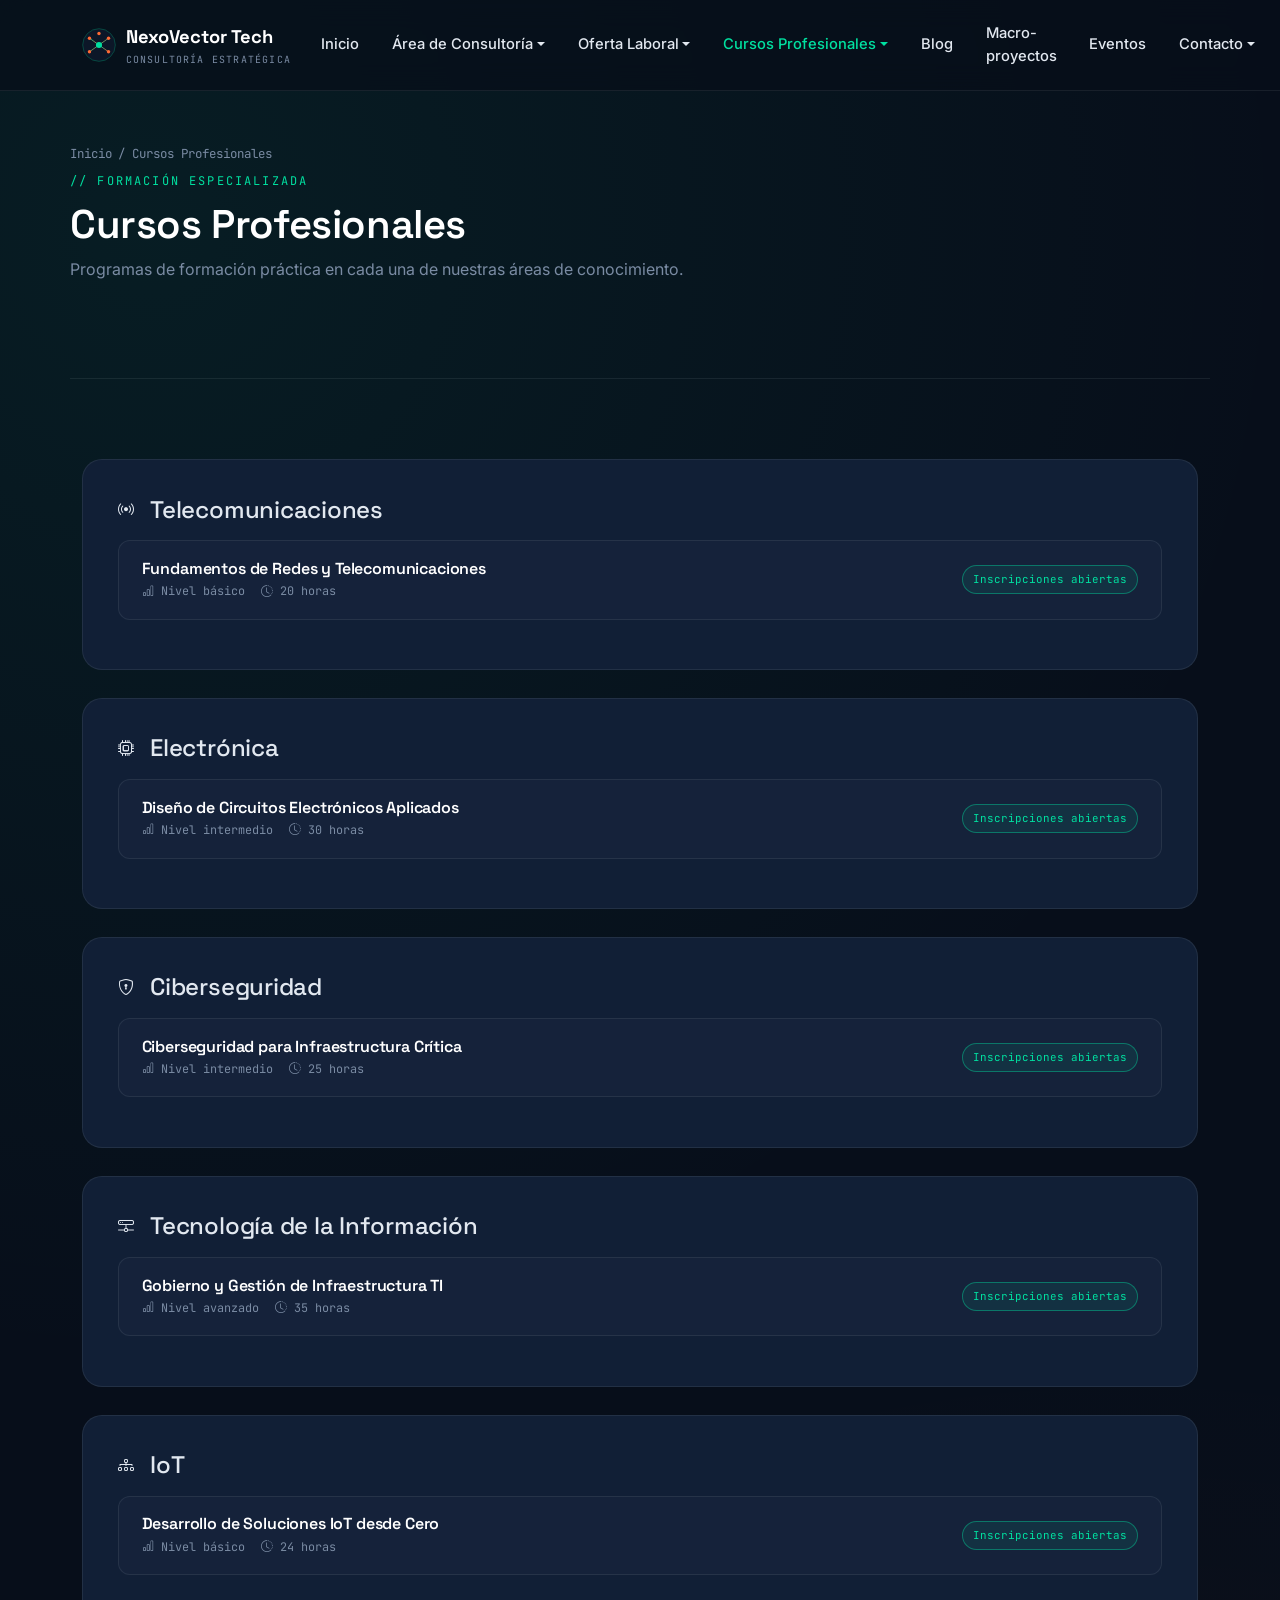
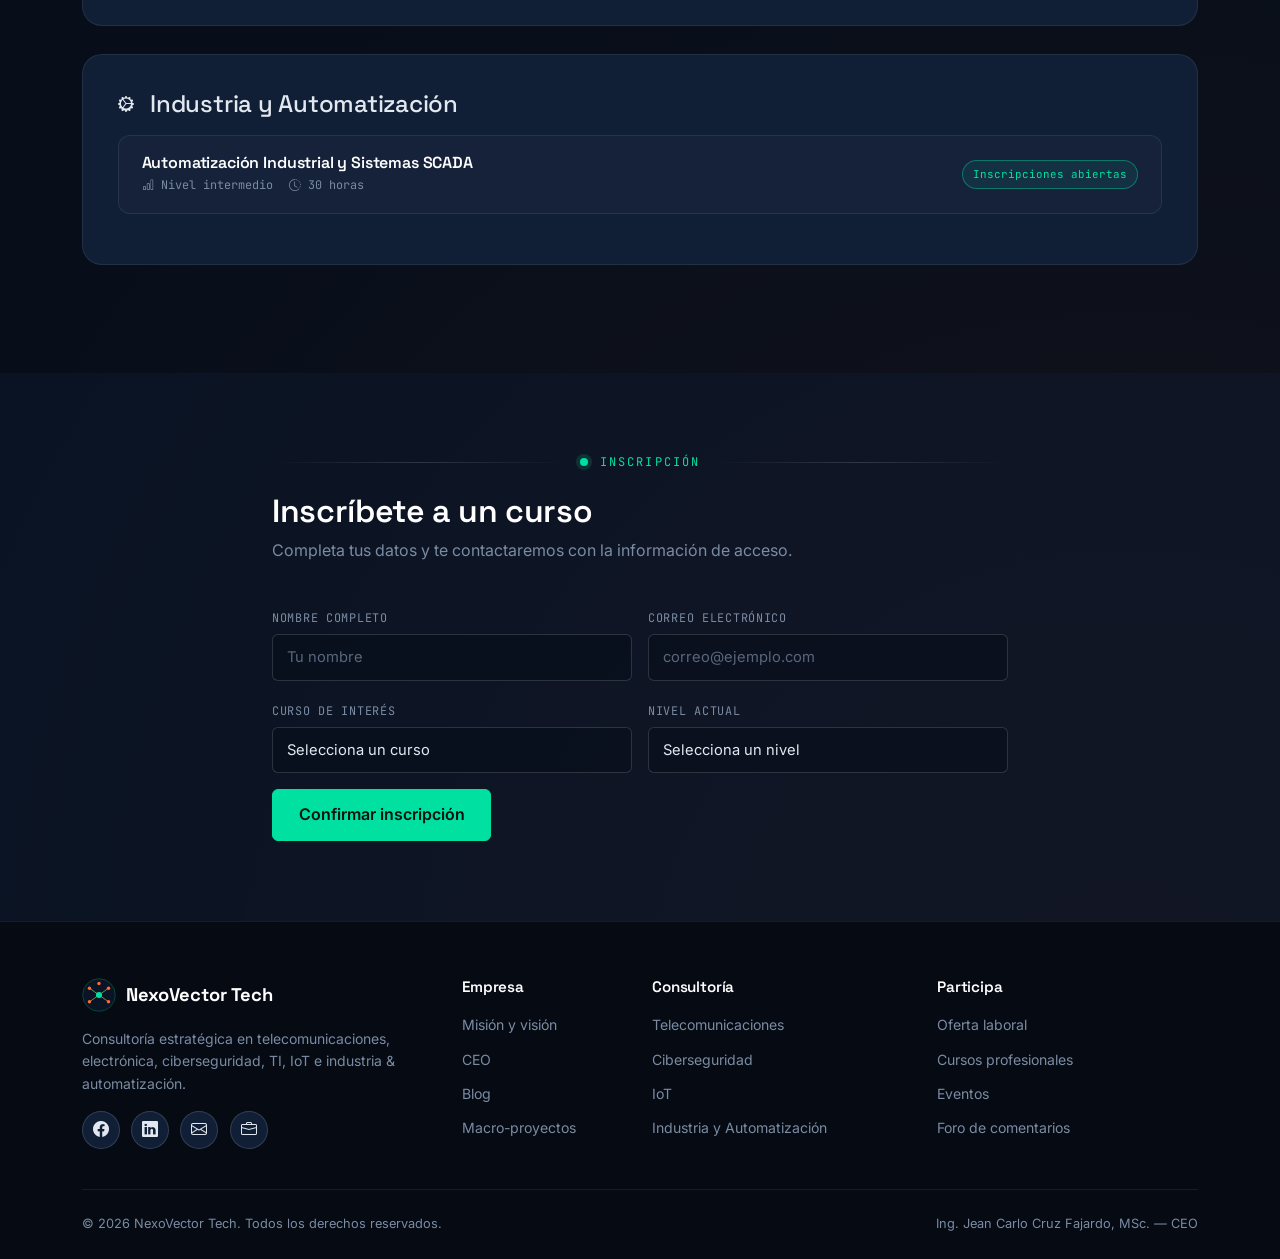
<file: cursos.html>
<!DOCTYPE html>
<html lang="es">
<head>
<meta charset="UTF-8">
<meta name="viewport" content="width=device-width, initial-scale=1.0">
<title>Cursos Profesionales | NexoVector Tech</title>
<meta name="description" content="Cursos profesionales de NexoVector Tech por área: telecomunicaciones, electrónica, ciberseguridad, TI, IoT e industria y automatización.">
<link rel="icon" type="image/svg+xml" href="img/logo.svg">
<link rel="preconnect" href="https://fonts.googleapis.com">
<link href="https://fonts.googleapis.com/css2?family=Space+Grotesk:wght@500;600;700&family=Inter:wght@400;500;600&family=JetBrains+Mono:wght@400;500&display=swap" rel="stylesheet">
<link href="https://cdn.jsdelivr.net/npm/bootstrap@5.3.3/dist/css/bootstrap.min.css" rel="stylesheet">
<link href="https://cdn.jsdelivr.net/npm/bootstrap-icons@1.11.3/font/bootstrap-icons.css" rel="stylesheet">
<link rel="stylesheet" href="css/styles.css">
</head>
<body>

<nav class="navbar navbar-expand-lg fixed-top navbar-nexo">
  <div class="container">
    <a class="navbar-brand navbar-brand-nexo" href="index.html">
      <img src="img/logo.svg" alt="Logo NexoVector Tech" class="brand-mark">
      <span>NexoVector Tech<span class="brand-sub">Consultoría Estratégica</span></span>
    </a>
    <button class="navbar-toggler" type="button" data-bs-toggle="collapse" data-bs-target="#navMain" aria-controls="navMain" aria-expanded="false" aria-label="Abrir menú">
      <span class="navbar-toggler-icon"></span>
    </button>
    <div class="collapse navbar-collapse" id="navMain">
      <ul class="navbar-nav ms-auto align-items-lg-center gap-lg-1">
        <li class="nav-item"><a class="nav-link" href="index.html">Inicio</a></li>
        <li class="nav-item dropdown">
          <a class="nav-link dropdown-toggle" href="consultoria.html" id="ddConsultoria" role="button" data-bs-toggle="dropdown" aria-expanded="false">Área de Consultoría</a>
          <ul class="dropdown-menu" aria-labelledby="ddConsultoria">
            <li><a class="dropdown-item" href="consultoria.html#telecomunicaciones"><i class="bi bi-broadcast me-2"></i>Telecomunicaciones</a></li>
            <li><a class="dropdown-item" href="consultoria.html#electronica"><i class="bi bi-cpu me-2"></i>Electrónica</a></li>
            <li><a class="dropdown-item" href="consultoria.html#ciberseguridad"><i class="bi bi-shield-lock me-2"></i>Ciberseguridad</a></li>
            <li><a class="dropdown-item" href="consultoria.html#ti"><i class="bi bi-hdd-network me-2"></i>Tecnología de la Información</a></li>
            <li><a class="dropdown-item" href="consultoria.html#iot"><i class="bi bi-diagram-3 me-2"></i>IoT</a></li>
            <li><a class="dropdown-item" href="consultoria.html#industria"><i class="bi bi-gear-wide-connected me-2"></i>Industria y Automatización</a></li>
          </ul>
        </li>
        <li class="nav-item dropdown">
          <a class="nav-link dropdown-toggle" href="oferta-laboral.html" id="ddEmpleo" role="button" data-bs-toggle="dropdown" aria-expanded="false">Oferta Laboral</a>
          <ul class="dropdown-menu" aria-labelledby="ddEmpleo">
            <li><a class="dropdown-item" href="oferta-laboral.html#telecomunicaciones">Telecomunicaciones</a></li>
            <li><a class="dropdown-item" href="oferta-laboral.html#electronica">Electrónica</a></li>
            <li><a class="dropdown-item" href="oferta-laboral.html#ciberseguridad">Ciberseguridad</a></li>
            <li><a class="dropdown-item" href="oferta-laboral.html#ti">Tecnología de la Información</a></li>
            <li><a class="dropdown-item" href="oferta-laboral.html#iot">IoT</a></li>
            <li><a class="dropdown-item" href="oferta-laboral.html#industria">Industria y Automatización</a></li>
          </ul>
        </li>
        <li class="nav-item dropdown">
          <a class="nav-link dropdown-toggle active" href="cursos.html" id="ddCursos" role="button" data-bs-toggle="dropdown" aria-expanded="false">Cursos Profesionales</a>
          <ul class="dropdown-menu" aria-labelledby="ddCursos">
            <li><a class="dropdown-item" href="cursos.html#telecomunicaciones">Telecomunicaciones</a></li>
            <li><a class="dropdown-item" href="cursos.html#electronica">Electrónica</a></li>
            <li><a class="dropdown-item" href="cursos.html#ciberseguridad">Ciberseguridad</a></li>
            <li><a class="dropdown-item" href="cursos.html#ti">Tecnología de la Información</a></li>
            <li><a class="dropdown-item" href="cursos.html#iot">IoT</a></li>
            <li><a class="dropdown-item" href="cursos.html#industria">Industria y Automatización</a></li>
          </ul>
        </li>
        <li class="nav-item"><a class="nav-link" href="blog.html">Blog</a></li>
        <li class="nav-item"><a class="nav-link" href="macro-proyectos.html">Macro-proyectos</a></li>
        <li class="nav-item"><a class="nav-link" href="eventos.html">Eventos</a></li>
        <li class="nav-item dropdown">
          <a class="nav-link dropdown-toggle" href="contacto.html" id="ddContacto" role="button" data-bs-toggle="dropdown" aria-expanded="false">Contacto</a>
          <ul class="dropdown-menu dropdown-menu-end" aria-labelledby="ddContacto">
            <li><a class="dropdown-item" href="contacto.html#correo"><i class="bi bi-envelope me-2"></i>Correo</a></li>
            <li><a class="dropdown-item" href="contacto.html#redes"><i class="bi bi-share me-2"></i>Redes sociales</a></li>
            <li><a class="dropdown-item" href="contacto.html#foro"><i class="bi bi-chat-dots me-2"></i>Foro de comentarios</a></li>
            <li><a class="dropdown-item" href="https://www.linkedin.com/in/jean-carlo-cruz-fajardo-537061153/" target="_blank" rel="noopener"><i class="bi bi-linkedin me-2"></i>LinkedIn</a></li>
          </ul>
        </li>
        <li class="nav-item ms-lg-2 mt-2 mt-lg-0">
          <a class="btn-nav-cta" href="eventos.html">Registrarme a un evento</a>
        </li>
      </ul>
    </div>
  </div>
</nav>

<header class="page-header container">
  <nav class="breadcrumb-nexo mb-2"><a href="index.html">Inicio</a><span class="sep">/</span>Cursos Profesionales</nav>
  <span class="eyebrow">// Formación especializada</span>
  <h1>Cursos Profesionales</h1>
  <p class="section-lead">Programas de formación práctica en cada una de nuestras áreas de conocimiento.</p>
</header>

<section class="section">
  <div class="container">

    <div class="area-block reveal" id="telecomunicaciones">
      <div class="area-head"><div class="icon-wrap"><i class="bi bi-broadcast"></i></div><h2 class="h4 mb-0">Telecomunicaciones</h2></div>
      <div class="course-item"><div><h4>Fundamentos de Redes y Telecomunicaciones</h4><div class="meta"><span><i class="bi bi-bar-chart"></i> Nivel básico</span><span><i class="bi bi-clock-history"></i> 20 horas</span></div></div><span class="badge-nexo open">Inscripciones abiertas</span></div>
    </div>

    <div class="area-block reveal" id="electronica">
      <div class="area-head"><div class="icon-wrap"><i class="bi bi-cpu"></i></div><h2 class="h4 mb-0">Electrónica</h2></div>
      <div class="course-item"><div><h4>Diseño de Circuitos Electrónicos Aplicados</h4><div class="meta"><span><i class="bi bi-bar-chart"></i> Nivel intermedio</span><span><i class="bi bi-clock-history"></i> 30 horas</span></div></div><span class="badge-nexo open">Inscripciones abiertas</span></div>
    </div>

    <div class="area-block reveal" id="ciberseguridad">
      <div class="area-head"><div class="icon-wrap"><i class="bi bi-shield-lock"></i></div><h2 class="h4 mb-0">Ciberseguridad</h2></div>
      <div class="course-item"><div><h4>Ciberseguridad para Infraestructura Crítica</h4><div class="meta"><span><i class="bi bi-bar-chart"></i> Nivel intermedio</span><span><i class="bi bi-clock-history"></i> 25 horas</span></div></div><span class="badge-nexo open">Inscripciones abiertas</span></div>
    </div>

    <div class="area-block reveal" id="ti">
      <div class="area-head"><div class="icon-wrap"><i class="bi bi-hdd-network"></i></div><h2 class="h4 mb-0">Tecnología de la Información</h2></div>
      <div class="course-item"><div><h4>Gobierno y Gestión de Infraestructura TI</h4><div class="meta"><span><i class="bi bi-bar-chart"></i> Nivel avanzado</span><span><i class="bi bi-clock-history"></i> 35 horas</span></div></div><span class="badge-nexo open">Inscripciones abiertas</span></div>
    </div>

    <div class="area-block reveal" id="iot">
      <div class="area-head"><div class="icon-wrap"><i class="bi bi-diagram-3"></i></div><h2 class="h4 mb-0">IoT</h2></div>
      <div class="course-item"><div><h4>Desarrollo de Soluciones IoT desde Cero</h4><div class="meta"><span><i class="bi bi-bar-chart"></i> Nivel básico</span><span><i class="bi bi-clock-history"></i> 24 horas</span></div></div><span class="badge-nexo open">Inscripciones abiertas</span></div>
    </div>

    <div class="area-block reveal" id="industria">
      <div class="area-head"><div class="icon-wrap"><i class="bi bi-gear-wide-connected"></i></div><h2 class="h4 mb-0">Industria y Automatización</h2></div>
      <div class="course-item"><div><h4>Automatización Industrial y Sistemas SCADA</h4><div class="meta"><span><i class="bi bi-bar-chart"></i> Nivel intermedio</span><span><i class="bi bi-clock-history"></i> 30 horas</span></div></div><span class="badge-nexo open">Inscripciones abiertas</span></div>
    </div>

  </div>
</section>

<!-- ===== FORMULARIO DE INSCRIPCIÓN ===== -->
<section class="section section-alt">
  <div class="container">
    <div class="row justify-content-center">
      <div class="col-lg-8 reveal">
        <div class="node-divider"><span class="dot"></span><span class="eyebrow">Inscripción</span></div>
        <h2 class="section-title">Inscríbete a un curso</h2>
        <p class="section-lead">Completa tus datos y te contactaremos con la información de acceso.</p>
        <form class="form-nexo row g-3" data-validate novalidate>
          <div class="col-md-6">
            <label for="crName">Nombre completo</label>
            <input type="text" class="form-control" id="crName" required minlength="3" placeholder="Tu nombre">
            <div class="invalid-feedback-inline"></div>
          </div>
          <div class="col-md-6">
            <label for="crEmail">Correo electrónico</label>
            <input type="email" class="form-control" id="crEmail" required placeholder="correo@ejemplo.com">
            <div class="invalid-feedback-inline"></div>
          </div>
          <div class="col-md-6">
            <label for="crCurso">Curso de interés</label>
            <select class="form-select" id="crCurso" required>
              <option value="">Selecciona un curso</option>
              <option>Fundamentos de Redes y Telecomunicaciones</option>
              <option>Diseño de Circuitos Electrónicos Aplicados</option>
              <option>Ciberseguridad para Infraestructura Crítica</option>
              <option>Gobierno y Gestión de Infraestructura TI</option>
              <option>Desarrollo de Soluciones IoT desde Cero</option>
              <option>Automatización Industrial y Sistemas SCADA</option>
            </select>
            <div class="invalid-feedback-inline"></div>
          </div>
          <div class="col-md-6">
            <label for="crNivel">Nivel actual</label>
            <select class="form-select" id="crNivel" required>
              <option value="">Selecciona un nivel</option>
              <option>Principiante</option>
              <option>Intermedio</option>
              <option>Avanzado</option>
            </select>
            <div class="invalid-feedback-inline"></div>
          </div>
          <div class="col-12">
            <button type="submit" class="btn-nexo-primary">Confirmar inscripción</button>
            <div class="form-success-msg">¡Inscripción registrada! Te enviaremos los detalles por correo.</div>
          </div>
        </form>
      </div>
    </div>
  </div>
</section>

<footer class="site-footer">
  <div class="container">
    <div class="row g-4">
      <div class="col-lg-4">
        <a class="navbar-brand-nexo d-flex mb-3" href="index.html">
          <img src="img/logo.svg" alt="Logo NexoVector Tech" class="brand-mark">
          <span>NexoVector Tech</span>
        </a>
        <p class="text-muted-custom small">Consultoría estratégica en telecomunicaciones, electrónica, ciberseguridad, TI, IoT e industria &amp; automatización.</p>
        <div class="footer-social">
          <a href="https://www.facebook.com/profile.php?id=100077255801380" target="_blank" rel="noopener" aria-label="Facebook"><i class="bi bi-facebook"></i></a>
          <a href="https://www.linkedin.com/in/jean-carlo-cruz-fajardo-537061153/" target="_blank" rel="noopener" aria-label="LinkedIn"><i class="bi bi-linkedin"></i></a>
          <a href="mailto:nexovector.consultoria.tech@gmail.com" aria-label="Correo"><i class="bi bi-envelope"></i></a>
          <a href="https://portafoliojeancruz.framer.website/" target="_blank" rel="noopener" aria-label="Portafolio"><i class="bi bi-briefcase"></i></a>
        </div>
      </div>
      <div class="col-6 col-lg-2">
        <h5>Empresa</h5>
        <ul>
          <li><a href="index.html#mision-vision">Misión y visión</a></li>
          <li><a href="index.html#ceo">CEO</a></li>
          <li><a href="blog.html">Blog</a></li>
          <li><a href="macro-proyectos.html">Macro-proyectos</a></li>
        </ul>
      </div>
      <div class="col-6 col-lg-3">
        <h5>Consultoría</h5>
        <ul>
          <li><a href="consultoria.html#telecomunicaciones">Telecomunicaciones</a></li>
          <li><a href="consultoria.html#ciberseguridad">Ciberseguridad</a></li>
          <li><a href="consultoria.html#iot">IoT</a></li>
          <li><a href="consultoria.html#industria">Industria y Automatización</a></li>
        </ul>
      </div>
      <div class="col-6 col-lg-3">
        <h5>Participa</h5>
        <ul>
          <li><a href="oferta-laboral.html">Oferta laboral</a></li>
          <li><a href="cursos.html">Cursos profesionales</a></li>
          <li><a href="eventos.html">Eventos</a></li>
          <li><a href="contacto.html#foro">Foro de comentarios</a></li>
        </ul>
      </div>
    </div>
    <div class="footer-bottom">
      <span>© 2026 NexoVector Tech. Todos los derechos reservados.</span>
      <span>Ing. Jean Carlo Cruz Fajardo, MSc. — CEO</span>
    </div>
  </div>
</footer>

<button class="back-to-top" aria-label="Volver arriba"><i class="bi bi-arrow-up"></i></button>

<script src="https://cdn.jsdelivr.net/npm/bootstrap@5.3.3/dist/js/bootstrap.bundle.min.js"></script>
<script src="js/main.js"></script>
</body>
</html>
</file>
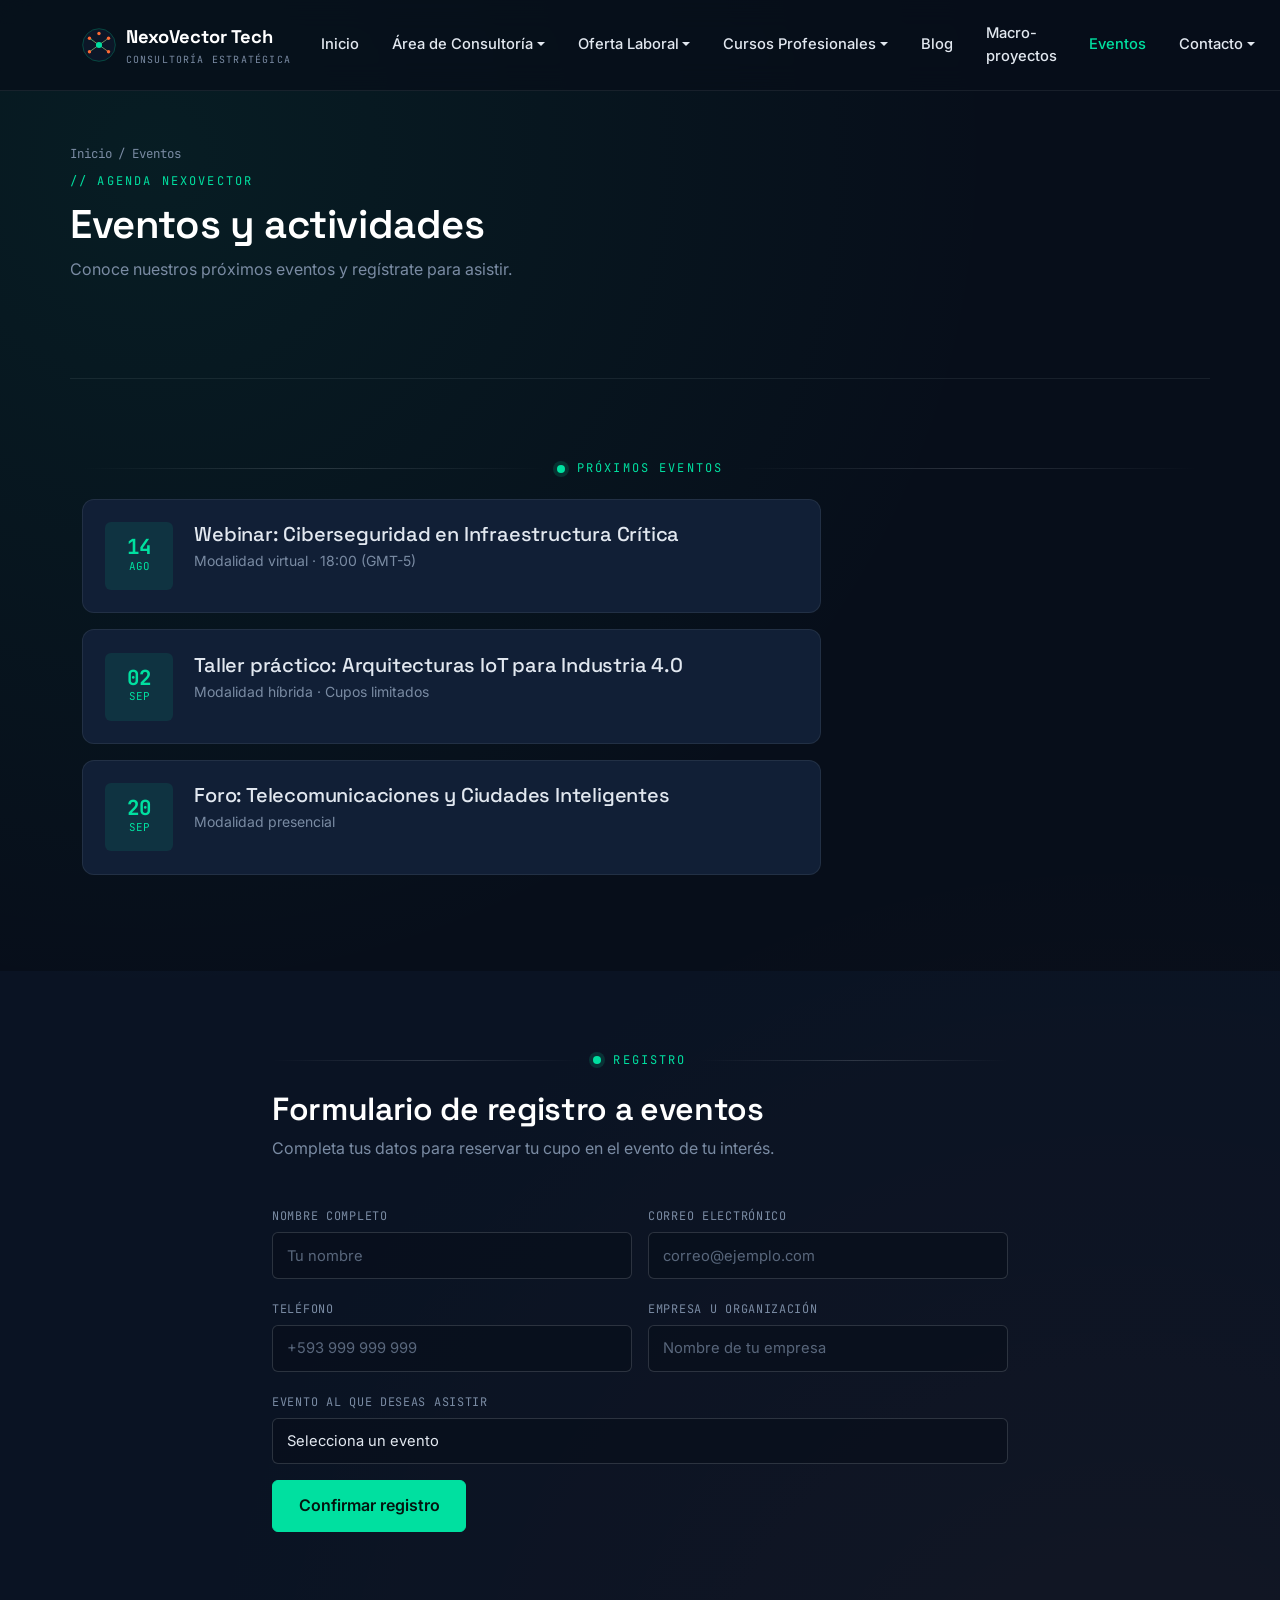
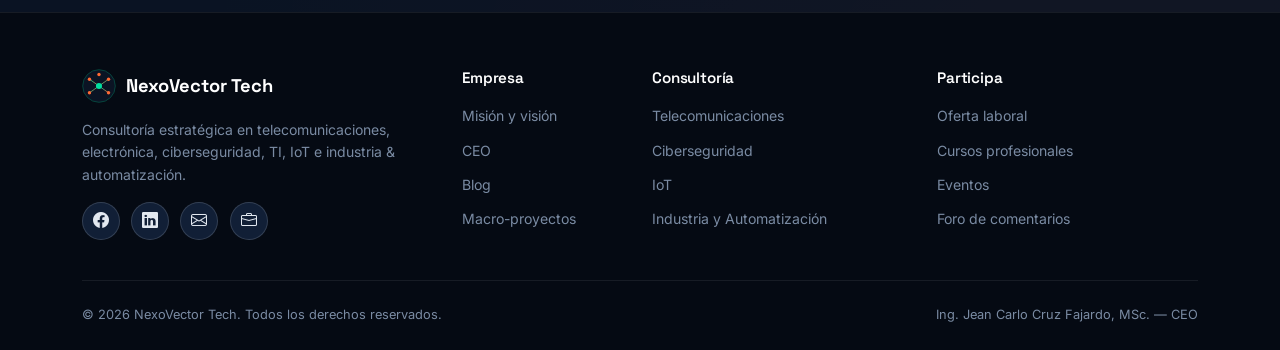
<file: eventos.html>
<!DOCTYPE html>
<html lang="es">
<head>
<meta charset="UTF-8">
<meta name="viewport" content="width=device-width, initial-scale=1.0">
<title>Eventos | NexoVector Tech</title>
<meta name="description" content="Regístrate a los próximos eventos y actividades de NexoVector Tech.">
<link rel="icon" type="image/svg+xml" href="img/logo.svg">
<link rel="preconnect" href="https://fonts.googleapis.com">
<link href="https://fonts.googleapis.com/css2?family=Space+Grotesk:wght@500;600;700&family=Inter:wght@400;500;600&family=JetBrains+Mono:wght@400;500&display=swap" rel="stylesheet">
<link href="https://cdn.jsdelivr.net/npm/bootstrap@5.3.3/dist/css/bootstrap.min.css" rel="stylesheet">
<link href="https://cdn.jsdelivr.net/npm/bootstrap-icons@1.11.3/font/bootstrap-icons.css" rel="stylesheet">
<link rel="stylesheet" href="css/styles.css">
</head>
<body>

<nav class="navbar navbar-expand-lg fixed-top navbar-nexo">
  <div class="container">
    <a class="navbar-brand navbar-brand-nexo" href="index.html">
      <img src="img/logo.svg" alt="Logo NexoVector Tech" class="brand-mark">
      <span>NexoVector Tech<span class="brand-sub">Consultoría Estratégica</span></span>
    </a>
    <button class="navbar-toggler" type="button" data-bs-toggle="collapse" data-bs-target="#navMain" aria-controls="navMain" aria-expanded="false" aria-label="Abrir menú">
      <span class="navbar-toggler-icon"></span>
    </button>
    <div class="collapse navbar-collapse" id="navMain">
      <ul class="navbar-nav ms-auto align-items-lg-center gap-lg-1">
        <li class="nav-item"><a class="nav-link" href="index.html">Inicio</a></li>
        <li class="nav-item dropdown">
          <a class="nav-link dropdown-toggle" href="consultoria.html" id="ddConsultoria" role="button" data-bs-toggle="dropdown" aria-expanded="false">Área de Consultoría</a>
          <ul class="dropdown-menu" aria-labelledby="ddConsultoria">
            <li><a class="dropdown-item" href="consultoria.html#telecomunicaciones"><i class="bi bi-broadcast me-2"></i>Telecomunicaciones</a></li>
            <li><a class="dropdown-item" href="consultoria.html#electronica"><i class="bi bi-cpu me-2"></i>Electrónica</a></li>
            <li><a class="dropdown-item" href="consultoria.html#ciberseguridad"><i class="bi bi-shield-lock me-2"></i>Ciberseguridad</a></li>
            <li><a class="dropdown-item" href="consultoria.html#ti"><i class="bi bi-hdd-network me-2"></i>Tecnología de la Información</a></li>
            <li><a class="dropdown-item" href="consultoria.html#iot"><i class="bi bi-diagram-3 me-2"></i>IoT</a></li>
            <li><a class="dropdown-item" href="consultoria.html#industria"><i class="bi bi-gear-wide-connected me-2"></i>Industria y Automatización</a></li>
          </ul>
        </li>
        <li class="nav-item dropdown">
          <a class="nav-link dropdown-toggle" href="oferta-laboral.html" id="ddEmpleo" role="button" data-bs-toggle="dropdown" aria-expanded="false">Oferta Laboral</a>
          <ul class="dropdown-menu" aria-labelledby="ddEmpleo">
            <li><a class="dropdown-item" href="oferta-laboral.html#telecomunicaciones">Telecomunicaciones</a></li>
            <li><a class="dropdown-item" href="oferta-laboral.html#electronica">Electrónica</a></li>
            <li><a class="dropdown-item" href="oferta-laboral.html#ciberseguridad">Ciberseguridad</a></li>
            <li><a class="dropdown-item" href="oferta-laboral.html#ti">Tecnología de la Información</a></li>
            <li><a class="dropdown-item" href="oferta-laboral.html#iot">IoT</a></li>
            <li><a class="dropdown-item" href="oferta-laboral.html#industria">Industria y Automatización</a></li>
          </ul>
        </li>
        <li class="nav-item dropdown">
          <a class="nav-link dropdown-toggle" href="cursos.html" id="ddCursos" role="button" data-bs-toggle="dropdown" aria-expanded="false">Cursos Profesionales</a>
          <ul class="dropdown-menu" aria-labelledby="ddCursos">
            <li><a class="dropdown-item" href="cursos.html#telecomunicaciones">Telecomunicaciones</a></li>
            <li><a class="dropdown-item" href="cursos.html#electronica">Electrónica</a></li>
            <li><a class="dropdown-item" href="cursos.html#ciberseguridad">Ciberseguridad</a></li>
            <li><a class="dropdown-item" href="cursos.html#ti">Tecnología de la Información</a></li>
            <li><a class="dropdown-item" href="cursos.html#iot">IoT</a></li>
            <li><a class="dropdown-item" href="cursos.html#industria">Industria y Automatización</a></li>
          </ul>
        </li>
        <li class="nav-item"><a class="nav-link" href="blog.html">Blog</a></li>
        <li class="nav-item"><a class="nav-link" href="macro-proyectos.html">Macro-proyectos</a></li>
        <li class="nav-item"><a class="nav-link active" href="eventos.html">Eventos</a></li>
        <li class="nav-item dropdown">
          <a class="nav-link dropdown-toggle" href="contacto.html" id="ddContacto" role="button" data-bs-toggle="dropdown" aria-expanded="false">Contacto</a>
          <ul class="dropdown-menu dropdown-menu-end" aria-labelledby="ddContacto">
            <li><a class="dropdown-item" href="contacto.html#correo"><i class="bi bi-envelope me-2"></i>Correo</a></li>
            <li><a class="dropdown-item" href="contacto.html#redes"><i class="bi bi-share me-2"></i>Redes sociales</a></li>
            <li><a class="dropdown-item" href="contacto.html#foro"><i class="bi bi-chat-dots me-2"></i>Foro de comentarios</a></li>
            <li><a class="dropdown-item" href="https://www.linkedin.com/in/jean-carlo-cruz-fajardo-537061153/" target="_blank" rel="noopener"><i class="bi bi-linkedin me-2"></i>LinkedIn</a></li>
          </ul>
        </li>
        <li class="nav-item ms-lg-2 mt-2 mt-lg-0">
          <a class="btn-nav-cta" href="#registro">Registrarme a un evento</a>
        </li>
      </ul>
    </div>
  </div>
</nav>

<header class="page-header container">
  <nav class="breadcrumb-nexo mb-2"><a href="index.html">Inicio</a><span class="sep">/</span>Eventos</nav>
  <span class="eyebrow">// Agenda NexoVector</span>
  <h1>Eventos y actividades</h1>
  <p class="section-lead">Conoce nuestros próximos eventos y regístrate para asistir.</p>
</header>

<!-- ===== PRÓXIMOS EVENTOS ===== -->
<section class="section">
  <div class="container">
    <div class="node-divider reveal"><span class="dot"></span><span class="eyebrow">Próximos eventos</span></div>
    <div class="row g-3">
      <div class="col-lg-8 reveal">
        <div class="event-card">
          <div class="event-date-block"><span class="day">14</span><span class="mon">Ago</span></div>
          <div><h4 class="h5 mb-1">Webinar: Ciberseguridad en Infraestructura Crítica</h4><p class="text-muted-custom small mb-0">Modalidad virtual · 18:00 (GMT-5)</p></div>
        </div>
        <div class="event-card">
          <div class="event-date-block"><span class="day">02</span><span class="mon">Sep</span></div>
          <div><h4 class="h5 mb-1">Taller práctico: Arquitecturas IoT para Industria 4.0</h4><p class="text-muted-custom small mb-0">Modalidad híbrida · Cupos limitados</p></div>
        </div>
        <div class="event-card">
          <div class="event-date-block"><span class="day">20</span><span class="mon">Sep</span></div>
          <div><h4 class="h5 mb-1">Foro: Telecomunicaciones y Ciudades Inteligentes</h4><p class="text-muted-custom small mb-0">Modalidad presencial</p></div>
        </div>
      </div>
    </div>
  </div>
</section>

<!-- ===== FORMULARIO DE REGISTRO ===== -->
<section class="section section-alt" id="registro">
  <div class="container">
    <div class="row justify-content-center">
      <div class="col-lg-8 reveal">
        <div class="node-divider"><span class="dot"></span><span class="eyebrow">Registro</span></div>
        <h2 class="section-title">Formulario de registro a eventos</h2>
        <p class="section-lead">Completa tus datos para reservar tu cupo en el evento de tu interés.</p>
        <form class="form-nexo row g-3" data-validate novalidate>
          <div class="col-md-6">
            <label for="eName">Nombre completo</label>
            <input type="text" class="form-control" id="eName" required minlength="3" placeholder="Tu nombre">
            <div class="invalid-feedback-inline"></div>
          </div>
          <div class="col-md-6">
            <label for="eEmail">Correo electrónico</label>
            <input type="email" class="form-control" id="eEmail" required placeholder="correo@ejemplo.com">
            <div class="invalid-feedback-inline"></div>
          </div>
          <div class="col-md-6">
            <label for="eTel">Teléfono</label>
            <input type="tel" class="form-control" id="eTel" required placeholder="+593 999 999 999">
            <div class="invalid-feedback-inline"></div>
          </div>
          <div class="col-md-6">
            <label for="eEmpresa">Empresa u organización</label>
            <input type="text" class="form-control" id="eEmpresa" required minlength="2" placeholder="Nombre de tu empresa">
            <div class="invalid-feedback-inline"></div>
          </div>
          <div class="col-12">
            <label for="eEvento">Evento al que deseas asistir</label>
            <select class="form-select" id="eEvento" required>
              <option value="">Selecciona un evento</option>
              <option>Webinar: Ciberseguridad en Infraestructura Crítica — 14 Ago</option>
              <option>Taller práctico: Arquitecturas IoT para Industria 4.0 — 02 Sep</option>
              <option>Foro: Telecomunicaciones y Ciudades Inteligentes — 20 Sep</option>
            </select>
            <div class="invalid-feedback-inline"></div>
          </div>
          <div class="col-12">
            <button type="submit" class="btn-nexo-primary">Confirmar registro</button>
            <div class="form-success-msg">¡Registro confirmado! Te esperamos en el evento.</div>
          </div>
        </form>
      </div>
    </div>
  </div>
</section>

<footer class="site-footer">
  <div class="container">
    <div class="row g-4">
      <div class="col-lg-4">
        <a class="navbar-brand-nexo d-flex mb-3" href="index.html">
          <img src="img/logo.svg" alt="Logo NexoVector Tech" class="brand-mark">
          <span>NexoVector Tech</span>
        </a>
        <p class="text-muted-custom small">Consultoría estratégica en telecomunicaciones, electrónica, ciberseguridad, TI, IoT e industria &amp; automatización.</p>
        <div class="footer-social">
          <a href="https://www.facebook.com/profile.php?id=100077255801380" target="_blank" rel="noopener" aria-label="Facebook"><i class="bi bi-facebook"></i></a>
          <a href="https://www.linkedin.com/in/jean-carlo-cruz-fajardo-537061153/" target="_blank" rel="noopener" aria-label="LinkedIn"><i class="bi bi-linkedin"></i></a>
          <a href="mailto:nexovector.consultoria.tech@gmail.com" aria-label="Correo"><i class="bi bi-envelope"></i></a>
          <a href="https://portafoliojeancruz.framer.website/" target="_blank" rel="noopener" aria-label="Portafolio"><i class="bi bi-briefcase"></i></a>
        </div>
      </div>
      <div class="col-6 col-lg-2">
        <h5>Empresa</h5>
        <ul>
          <li><a href="index.html#mision-vision">Misión y visión</a></li>
          <li><a href="index.html#ceo">CEO</a></li>
          <li><a href="blog.html">Blog</a></li>
          <li><a href="macro-proyectos.html">Macro-proyectos</a></li>
        </ul>
      </div>
      <div class="col-6 col-lg-3">
        <h5>Consultoría</h5>
        <ul>
          <li><a href="consultoria.html#telecomunicaciones">Telecomunicaciones</a></li>
          <li><a href="consultoria.html#ciberseguridad">Ciberseguridad</a></li>
          <li><a href="consultoria.html#iot">IoT</a></li>
          <li><a href="consultoria.html#industria">Industria y Automatización</a></li>
        </ul>
      </div>
      <div class="col-6 col-lg-3">
        <h5>Participa</h5>
        <ul>
          <li><a href="oferta-laboral.html">Oferta laboral</a></li>
          <li><a href="cursos.html">Cursos profesionales</a></li>
          <li><a href="eventos.html">Eventos</a></li>
          <li><a href="contacto.html#foro">Foro de comentarios</a></li>
        </ul>
      </div>
    </div>
    <div class="footer-bottom">
      <span>© 2026 NexoVector Tech. Todos los derechos reservados.</span>
      <span>Ing. Jean Carlo Cruz Fajardo, MSc. — CEO</span>
    </div>
  </div>
</footer>

<button class="back-to-top" aria-label="Volver arriba"><i class="bi bi-arrow-up"></i></button>

<script src="https://cdn.jsdelivr.net/npm/bootstrap@5.3.3/dist/js/bootstrap.bundle.min.js"></script>
<script src="js/main.js"></script>
</body>
</html>
</file>
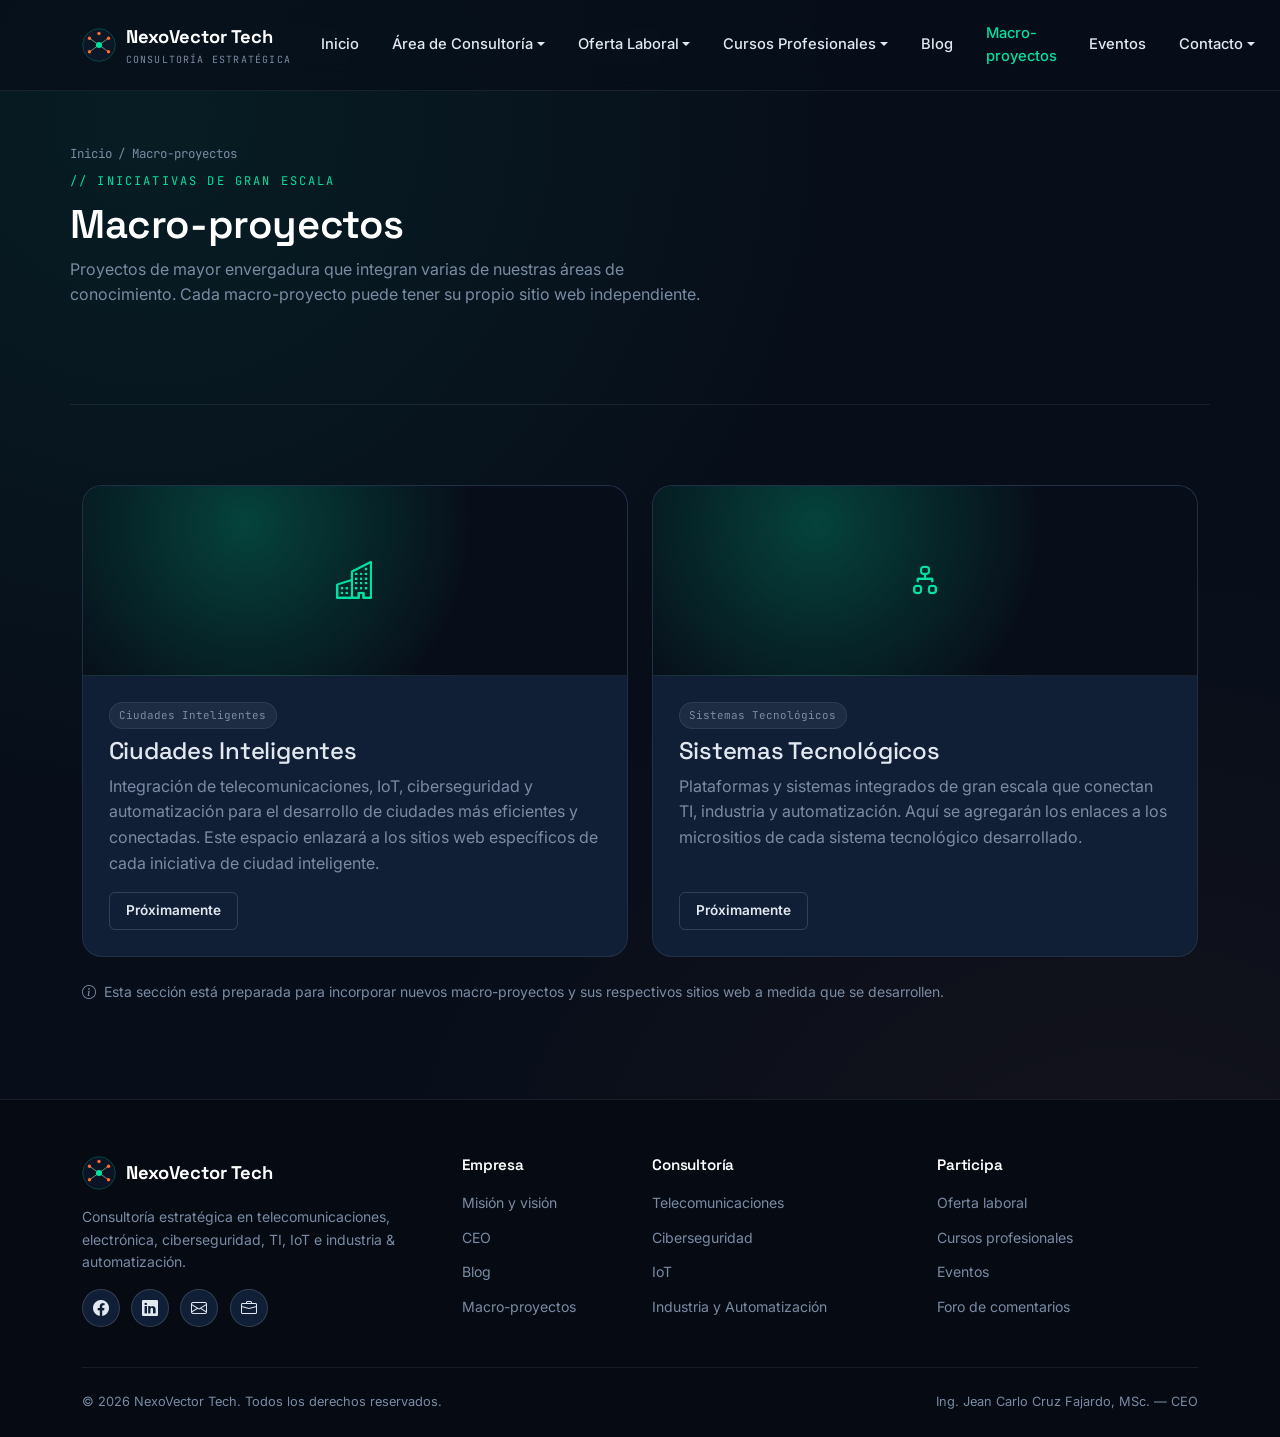
<file: macro-proyectos.html>
<!DOCTYPE html>
<html lang="es">
<head>
<meta charset="UTF-8">
<meta name="viewport" content="width=device-width, initial-scale=1.0">
<title>Macro-proyectos | NexoVector Tech</title>
<meta name="description" content="Macro-proyectos de NexoVector Tech: ciudades inteligentes y sistemas tecnológicos.">
<link rel="icon" type="image/svg+xml" href="img/logo.svg">
<link rel="preconnect" href="https://fonts.googleapis.com">
<link href="https://fonts.googleapis.com/css2?family=Space+Grotesk:wght@500;600;700&family=Inter:wght@400;500;600&family=JetBrains+Mono:wght@400;500&display=swap" rel="stylesheet">
<link href="https://cdn.jsdelivr.net/npm/bootstrap@5.3.3/dist/css/bootstrap.min.css" rel="stylesheet">
<link href="https://cdn.jsdelivr.net/npm/bootstrap-icons@1.11.3/font/bootstrap-icons.css" rel="stylesheet">
<link rel="stylesheet" href="css/styles.css">
</head>
<body>

<nav class="navbar navbar-expand-lg fixed-top navbar-nexo">
  <div class="container">
    <a class="navbar-brand navbar-brand-nexo" href="index.html">
      <img src="img/logo.svg" alt="Logo NexoVector Tech" class="brand-mark">
      <span>NexoVector Tech<span class="brand-sub">Consultoría Estratégica</span></span>
    </a>
    <button class="navbar-toggler" type="button" data-bs-toggle="collapse" data-bs-target="#navMain" aria-controls="navMain" aria-expanded="false" aria-label="Abrir menú">
      <span class="navbar-toggler-icon"></span>
    </button>
    <div class="collapse navbar-collapse" id="navMain">
      <ul class="navbar-nav ms-auto align-items-lg-center gap-lg-1">
        <li class="nav-item"><a class="nav-link" href="index.html">Inicio</a></li>
        <li class="nav-item dropdown">
          <a class="nav-link dropdown-toggle" href="consultoria.html" id="ddConsultoria" role="button" data-bs-toggle="dropdown" aria-expanded="false">Área de Consultoría</a>
          <ul class="dropdown-menu" aria-labelledby="ddConsultoria">
            <li><a class="dropdown-item" href="consultoria.html#telecomunicaciones"><i class="bi bi-broadcast me-2"></i>Telecomunicaciones</a></li>
            <li><a class="dropdown-item" href="consultoria.html#electronica"><i class="bi bi-cpu me-2"></i>Electrónica</a></li>
            <li><a class="dropdown-item" href="consultoria.html#ciberseguridad"><i class="bi bi-shield-lock me-2"></i>Ciberseguridad</a></li>
            <li><a class="dropdown-item" href="consultoria.html#ti"><i class="bi bi-hdd-network me-2"></i>Tecnología de la Información</a></li>
            <li><a class="dropdown-item" href="consultoria.html#iot"><i class="bi bi-diagram-3 me-2"></i>IoT</a></li>
            <li><a class="dropdown-item" href="consultoria.html#industria"><i class="bi bi-gear-wide-connected me-2"></i>Industria y Automatización</a></li>
          </ul>
        </li>
        <li class="nav-item dropdown">
          <a class="nav-link dropdown-toggle" href="oferta-laboral.html" id="ddEmpleo" role="button" data-bs-toggle="dropdown" aria-expanded="false">Oferta Laboral</a>
          <ul class="dropdown-menu" aria-labelledby="ddEmpleo">
            <li><a class="dropdown-item" href="oferta-laboral.html#telecomunicaciones">Telecomunicaciones</a></li>
            <li><a class="dropdown-item" href="oferta-laboral.html#electronica">Electrónica</a></li>
            <li><a class="dropdown-item" href="oferta-laboral.html#ciberseguridad">Ciberseguridad</a></li>
            <li><a class="dropdown-item" href="oferta-laboral.html#ti">Tecnología de la Información</a></li>
            <li><a class="dropdown-item" href="oferta-laboral.html#iot">IoT</a></li>
            <li><a class="dropdown-item" href="oferta-laboral.html#industria">Industria y Automatización</a></li>
          </ul>
        </li>
        <li class="nav-item dropdown">
          <a class="nav-link dropdown-toggle" href="cursos.html" id="ddCursos" role="button" data-bs-toggle="dropdown" aria-expanded="false">Cursos Profesionales</a>
          <ul class="dropdown-menu" aria-labelledby="ddCursos">
            <li><a class="dropdown-item" href="cursos.html#telecomunicaciones">Telecomunicaciones</a></li>
            <li><a class="dropdown-item" href="cursos.html#electronica">Electrónica</a></li>
            <li><a class="dropdown-item" href="cursos.html#ciberseguridad">Ciberseguridad</a></li>
            <li><a class="dropdown-item" href="cursos.html#ti">Tecnología de la Información</a></li>
            <li><a class="dropdown-item" href="cursos.html#iot">IoT</a></li>
            <li><a class="dropdown-item" href="cursos.html#industria">Industria y Automatización</a></li>
          </ul>
        </li>
        <li class="nav-item"><a class="nav-link" href="blog.html">Blog</a></li>
        <li class="nav-item"><a class="nav-link active" href="macro-proyectos.html">Macro-proyectos</a></li>
        <li class="nav-item"><a class="nav-link" href="eventos.html">Eventos</a></li>
        <li class="nav-item dropdown">
          <a class="nav-link dropdown-toggle" href="contacto.html" id="ddContacto" role="button" data-bs-toggle="dropdown" aria-expanded="false">Contacto</a>
          <ul class="dropdown-menu dropdown-menu-end" aria-labelledby="ddContacto">
            <li><a class="dropdown-item" href="contacto.html#correo"><i class="bi bi-envelope me-2"></i>Correo</a></li>
            <li><a class="dropdown-item" href="contacto.html#redes"><i class="bi bi-share me-2"></i>Redes sociales</a></li>
            <li><a class="dropdown-item" href="contacto.html#foro"><i class="bi bi-chat-dots me-2"></i>Foro de comentarios</a></li>
            <li><a class="dropdown-item" href="https://www.linkedin.com/in/jean-carlo-cruz-fajardo-537061153/" target="_blank" rel="noopener"><i class="bi bi-linkedin me-2"></i>LinkedIn</a></li>
          </ul>
        </li>
        <li class="nav-item ms-lg-2 mt-2 mt-lg-0">
          <a class="btn-nav-cta" href="eventos.html">Registrarme a un evento</a>
        </li>
      </ul>
    </div>
  </div>
</nav>

<header class="page-header container">
  <nav class="breadcrumb-nexo mb-2"><a href="index.html">Inicio</a><span class="sep">/</span>Macro-proyectos</nav>
  <span class="eyebrow">// Iniciativas de gran escala</span>
  <h1>Macro-proyectos</h1>
  <p class="section-lead">Proyectos de mayor envergadura que integran varias de nuestras áreas de conocimiento. Cada macro-proyecto puede tener su propio sitio web independiente.</p>
</header>

<section class="section">
  <div class="container">
    <div class="row g-4">
      <div class="col-md-6 reveal">
        <div class="macro-card">
          <div class="macro-visual"><i class="bi bi-buildings"></i></div>
          <div class="macro-body">
            <span class="tag-pill mb-2" style="width:fit-content;">Ciudades Inteligentes</span>
            <h3 class="h4">Ciudades Inteligentes</h3>
            <p>Integración de telecomunicaciones, IoT, ciberseguridad y automatización para el desarrollo de ciudades más eficientes y conectadas. Este espacio enlazará a los sitios web específicos de cada iniciativa de ciudad inteligente.</p>
            <a href="#" class="btn-nexo-outline btn-sm-nexo align-self-start">Próximamente</a>
          </div>
        </div>
      </div>
      <div class="col-md-6 reveal">
        <div class="macro-card">
          <div class="macro-visual"><i class="bi bi-diagram-2"></i></div>
          <div class="macro-body">
            <span class="tag-pill mb-2" style="width:fit-content;">Sistemas Tecnológicos</span>
            <h3 class="h4">Sistemas Tecnológicos</h3>
            <p>Plataformas y sistemas integrados de gran escala que conectan TI, industria y automatización. Aquí se agregarán los enlaces a los micrositios de cada sistema tecnológico desarrollado.</p>
            <a href="#" class="btn-nexo-outline btn-sm-nexo align-self-start">Próximamente</a>
          </div>
        </div>
      </div>
    </div>
    <p class="text-muted-custom small mt-4 reveal"><i class="bi bi-info-circle me-1"></i> Esta sección está preparada para incorporar nuevos macro-proyectos y sus respectivos sitios web a medida que se desarrollen.</p>
  </div>
</section>

<footer class="site-footer">
  <div class="container">
    <div class="row g-4">
      <div class="col-lg-4">
        <a class="navbar-brand-nexo d-flex mb-3" href="index.html">
          <img src="img/logo.svg" alt="Logo NexoVector Tech" class="brand-mark">
          <span>NexoVector Tech</span>
        </a>
        <p class="text-muted-custom small">Consultoría estratégica en telecomunicaciones, electrónica, ciberseguridad, TI, IoT e industria &amp; automatización.</p>
        <div class="footer-social">
          <a href="https://www.facebook.com/profile.php?id=100077255801380" target="_blank" rel="noopener" aria-label="Facebook"><i class="bi bi-facebook"></i></a>
          <a href="https://www.linkedin.com/in/jean-carlo-cruz-fajardo-537061153/" target="_blank" rel="noopener" aria-label="LinkedIn"><i class="bi bi-linkedin"></i></a>
          <a href="mailto:nexovector.consultoria.tech@gmail.com" aria-label="Correo"><i class="bi bi-envelope"></i></a>
          <a href="https://portafoliojeancruz.framer.website/" target="_blank" rel="noopener" aria-label="Portafolio"><i class="bi bi-briefcase"></i></a>
        </div>
      </div>
      <div class="col-6 col-lg-2">
        <h5>Empresa</h5>
        <ul>
          <li><a href="index.html#mision-vision">Misión y visión</a></li>
          <li><a href="index.html#ceo">CEO</a></li>
          <li><a href="blog.html">Blog</a></li>
          <li><a href="macro-proyectos.html">Macro-proyectos</a></li>
        </ul>
      </div>
      <div class="col-6 col-lg-3">
        <h5>Consultoría</h5>
        <ul>
          <li><a href="consultoria.html#telecomunicaciones">Telecomunicaciones</a></li>
          <li><a href="consultoria.html#ciberseguridad">Ciberseguridad</a></li>
          <li><a href="consultoria.html#iot">IoT</a></li>
          <li><a href="consultoria.html#industria">Industria y Automatización</a></li>
        </ul>
      </div>
      <div class="col-6 col-lg-3">
        <h5>Participa</h5>
        <ul>
          <li><a href="oferta-laboral.html">Oferta laboral</a></li>
          <li><a href="cursos.html">Cursos profesionales</a></li>
          <li><a href="eventos.html">Eventos</a></li>
          <li><a href="contacto.html#foro">Foro de comentarios</a></li>
        </ul>
      </div>
    </div>
    <div class="footer-bottom">
      <span>© 2026 NexoVector Tech. Todos los derechos reservados.</span>
      <span>Ing. Jean Carlo Cruz Fajardo, MSc. — CEO</span>
    </div>
  </div>
</footer>

<button class="back-to-top" aria-label="Volver arriba"><i class="bi bi-arrow-up"></i></button>

<script src="https://cdn.jsdelivr.net/npm/bootstrap@5.3.3/dist/js/bootstrap.bundle.min.js"></script>
<script src="js/main.js"></script>
</body>
</html>
</file>
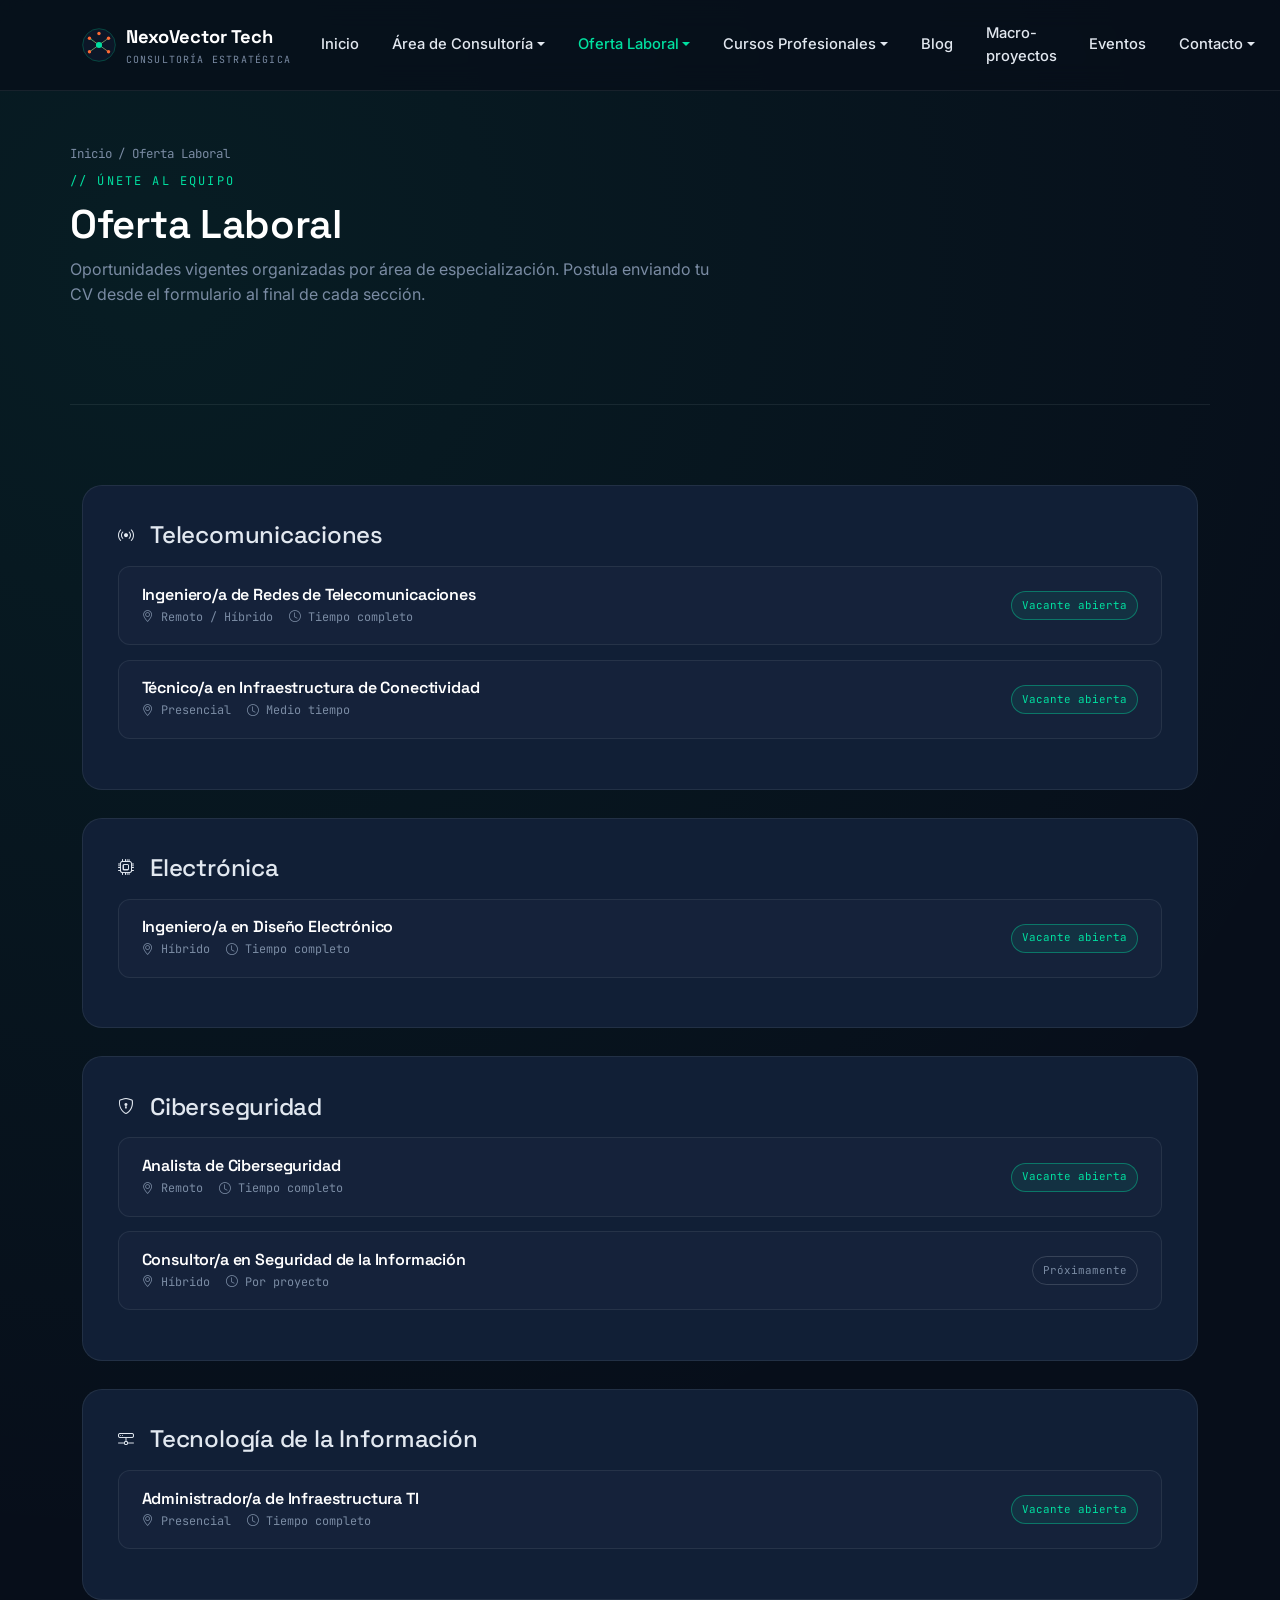
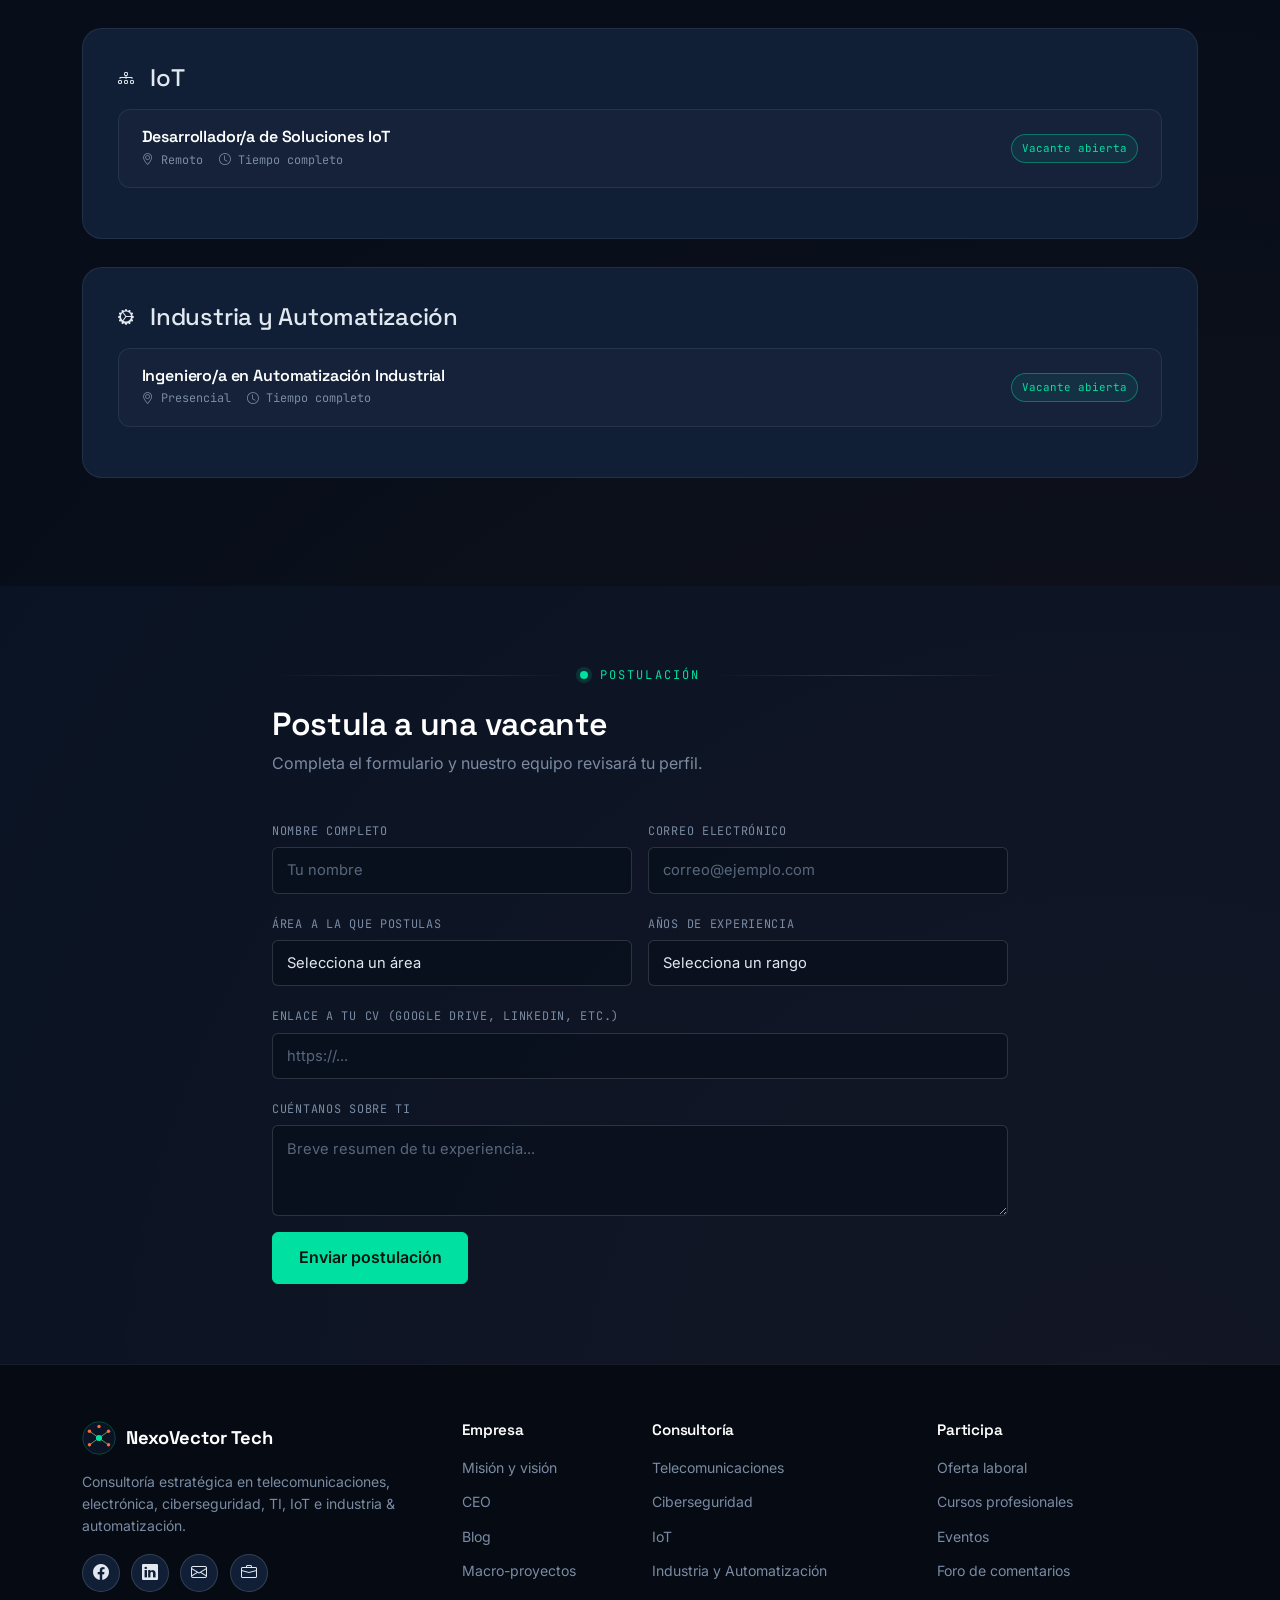
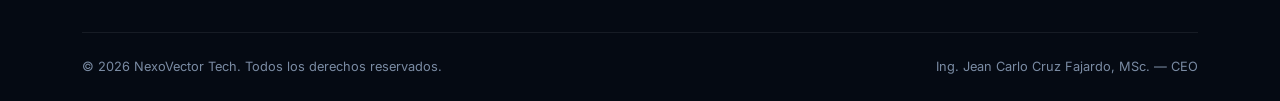
<file: oferta-laboral.html>
<!DOCTYPE html>
<html lang="es">
<head>
<meta charset="UTF-8">
<meta name="viewport" content="width=device-width, initial-scale=1.0">
<title>Oferta Laboral | NexoVector Tech</title>
<meta name="description" content="Vacantes y oportunidades laborales en NexoVector Tech por área de especialización.">
<link rel="icon" type="image/svg+xml" href="img/logo.svg">
<link rel="preconnect" href="https://fonts.googleapis.com">
<link href="https://fonts.googleapis.com/css2?family=Space+Grotesk:wght@500;600;700&family=Inter:wght@400;500;600&family=JetBrains+Mono:wght@400;500&display=swap" rel="stylesheet">
<link href="https://cdn.jsdelivr.net/npm/bootstrap@5.3.3/dist/css/bootstrap.min.css" rel="stylesheet">
<link href="https://cdn.jsdelivr.net/npm/bootstrap-icons@1.11.3/font/bootstrap-icons.css" rel="stylesheet">
<link rel="stylesheet" href="css/styles.css">
</head>
<body>

<nav class="navbar navbar-expand-lg fixed-top navbar-nexo">
  <div class="container">
    <a class="navbar-brand navbar-brand-nexo" href="index.html">
      <img src="img/logo.svg" alt="Logo NexoVector Tech" class="brand-mark">
      <span>NexoVector Tech<span class="brand-sub">Consultoría Estratégica</span></span>
    </a>
    <button class="navbar-toggler" type="button" data-bs-toggle="collapse" data-bs-target="#navMain" aria-controls="navMain" aria-expanded="false" aria-label="Abrir menú">
      <span class="navbar-toggler-icon"></span>
    </button>
    <div class="collapse navbar-collapse" id="navMain">
      <ul class="navbar-nav ms-auto align-items-lg-center gap-lg-1">
        <li class="nav-item"><a class="nav-link" href="index.html">Inicio</a></li>
        <li class="nav-item dropdown">
          <a class="nav-link dropdown-toggle" href="consultoria.html" id="ddConsultoria" role="button" data-bs-toggle="dropdown" aria-expanded="false">Área de Consultoría</a>
          <ul class="dropdown-menu" aria-labelledby="ddConsultoria">
            <li><a class="dropdown-item" href="consultoria.html#telecomunicaciones"><i class="bi bi-broadcast me-2"></i>Telecomunicaciones</a></li>
            <li><a class="dropdown-item" href="consultoria.html#electronica"><i class="bi bi-cpu me-2"></i>Electrónica</a></li>
            <li><a class="dropdown-item" href="consultoria.html#ciberseguridad"><i class="bi bi-shield-lock me-2"></i>Ciberseguridad</a></li>
            <li><a class="dropdown-item" href="consultoria.html#ti"><i class="bi bi-hdd-network me-2"></i>Tecnología de la Información</a></li>
            <li><a class="dropdown-item" href="consultoria.html#iot"><i class="bi bi-diagram-3 me-2"></i>IoT</a></li>
            <li><a class="dropdown-item" href="consultoria.html#industria"><i class="bi bi-gear-wide-connected me-2"></i>Industria y Automatización</a></li>
          </ul>
        </li>
        <li class="nav-item dropdown">
          <a class="nav-link dropdown-toggle active" href="oferta-laboral.html" id="ddEmpleo" role="button" data-bs-toggle="dropdown" aria-expanded="false">Oferta Laboral</a>
          <ul class="dropdown-menu" aria-labelledby="ddEmpleo">
            <li><a class="dropdown-item" href="oferta-laboral.html#telecomunicaciones">Telecomunicaciones</a></li>
            <li><a class="dropdown-item" href="oferta-laboral.html#electronica">Electrónica</a></li>
            <li><a class="dropdown-item" href="oferta-laboral.html#ciberseguridad">Ciberseguridad</a></li>
            <li><a class="dropdown-item" href="oferta-laboral.html#ti">Tecnología de la Información</a></li>
            <li><a class="dropdown-item" href="oferta-laboral.html#iot">IoT</a></li>
            <li><a class="dropdown-item" href="oferta-laboral.html#industria">Industria y Automatización</a></li>
          </ul>
        </li>
        <li class="nav-item dropdown">
          <a class="nav-link dropdown-toggle" href="cursos.html" id="ddCursos" role="button" data-bs-toggle="dropdown" aria-expanded="false">Cursos Profesionales</a>
          <ul class="dropdown-menu" aria-labelledby="ddCursos">
            <li><a class="dropdown-item" href="cursos.html#telecomunicaciones">Telecomunicaciones</a></li>
            <li><a class="dropdown-item" href="cursos.html#electronica">Electrónica</a></li>
            <li><a class="dropdown-item" href="cursos.html#ciberseguridad">Ciberseguridad</a></li>
            <li><a class="dropdown-item" href="cursos.html#ti">Tecnología de la Información</a></li>
            <li><a class="dropdown-item" href="cursos.html#iot">IoT</a></li>
            <li><a class="dropdown-item" href="cursos.html#industria">Industria y Automatización</a></li>
          </ul>
        </li>
        <li class="nav-item"><a class="nav-link" href="blog.html">Blog</a></li>
        <li class="nav-item"><a class="nav-link" href="macro-proyectos.html">Macro-proyectos</a></li>
        <li class="nav-item"><a class="nav-link" href="eventos.html">Eventos</a></li>
        <li class="nav-item dropdown">
          <a class="nav-link dropdown-toggle" href="contacto.html" id="ddContacto" role="button" data-bs-toggle="dropdown" aria-expanded="false">Contacto</a>
          <ul class="dropdown-menu dropdown-menu-end" aria-labelledby="ddContacto">
            <li><a class="dropdown-item" href="contacto.html#correo"><i class="bi bi-envelope me-2"></i>Correo</a></li>
            <li><a class="dropdown-item" href="contacto.html#redes"><i class="bi bi-share me-2"></i>Redes sociales</a></li>
            <li><a class="dropdown-item" href="contacto.html#foro"><i class="bi bi-chat-dots me-2"></i>Foro de comentarios</a></li>
            <li><a class="dropdown-item" href="https://www.linkedin.com/in/jean-carlo-cruz-fajardo-537061153/" target="_blank" rel="noopener"><i class="bi bi-linkedin me-2"></i>LinkedIn</a></li>
          </ul>
        </li>
        <li class="nav-item ms-lg-2 mt-2 mt-lg-0">
          <a class="btn-nav-cta" href="eventos.html">Registrarme a un evento</a>
        </li>
      </ul>
    </div>
  </div>
</nav>

<header class="page-header container">
  <nav class="breadcrumb-nexo mb-2"><a href="index.html">Inicio</a><span class="sep">/</span>Oferta Laboral</nav>
  <span class="eyebrow">// Únete al equipo</span>
  <h1>Oferta Laboral</h1>
  <p class="section-lead">Oportunidades vigentes organizadas por área de especialización. Postula enviando tu CV desde el formulario al final de cada sección.</p>
</header>

<section class="section">
  <div class="container">

    <div class="area-block reveal" id="telecomunicaciones">
      <div class="area-head"><div class="icon-wrap"><i class="bi bi-broadcast"></i></div><h2 class="h4 mb-0">Telecomunicaciones</h2></div>
      <div class="job-item"><div><h4>Ingeniero/a de Redes de Telecomunicaciones</h4><div class="meta"><span><i class="bi bi-geo-alt"></i> Remoto / Híbrido</span><span><i class="bi bi-clock"></i> Tiempo completo</span></div></div><span class="badge-nexo open">Vacante abierta</span></div>
      <div class="job-item"><div><h4>Técnico/a en Infraestructura de Conectividad</h4><div class="meta"><span><i class="bi bi-geo-alt"></i> Presencial</span><span><i class="bi bi-clock"></i> Medio tiempo</span></div></div><span class="badge-nexo open">Vacante abierta</span></div>
    </div>

    <div class="area-block reveal" id="electronica">
      <div class="area-head"><div class="icon-wrap"><i class="bi bi-cpu"></i></div><h2 class="h4 mb-0">Electrónica</h2></div>
      <div class="job-item"><div><h4>Ingeniero/a en Diseño Electrónico</h4><div class="meta"><span><i class="bi bi-geo-alt"></i> Híbrido</span><span><i class="bi bi-clock"></i> Tiempo completo</span></div></div><span class="badge-nexo open">Vacante abierta</span></div>
    </div>

    <div class="area-block reveal" id="ciberseguridad">
      <div class="area-head"><div class="icon-wrap"><i class="bi bi-shield-lock"></i></div><h2 class="h4 mb-0">Ciberseguridad</h2></div>
      <div class="job-item"><div><h4>Analista de Ciberseguridad</h4><div class="meta"><span><i class="bi bi-geo-alt"></i> Remoto</span><span><i class="bi bi-clock"></i> Tiempo completo</span></div></div><span class="badge-nexo open">Vacante abierta</span></div>
      <div class="job-item"><div><h4>Consultor/a en Seguridad de la Información</h4><div class="meta"><span><i class="bi bi-geo-alt"></i> Híbrido</span><span><i class="bi bi-clock"></i> Por proyecto</span></div></div><span class="badge-nexo">Próximamente</span></div>
    </div>

    <div class="area-block reveal" id="ti">
      <div class="area-head"><div class="icon-wrap"><i class="bi bi-hdd-network"></i></div><h2 class="h4 mb-0">Tecnología de la Información</h2></div>
      <div class="job-item"><div><h4>Administrador/a de Infraestructura TI</h4><div class="meta"><span><i class="bi bi-geo-alt"></i> Presencial</span><span><i class="bi bi-clock"></i> Tiempo completo</span></div></div><span class="badge-nexo open">Vacante abierta</span></div>
    </div>

    <div class="area-block reveal" id="iot">
      <div class="area-head"><div class="icon-wrap"><i class="bi bi-diagram-3"></i></div><h2 class="h4 mb-0">IoT</h2></div>
      <div class="job-item"><div><h4>Desarrollador/a de Soluciones IoT</h4><div class="meta"><span><i class="bi bi-geo-alt"></i> Remoto</span><span><i class="bi bi-clock"></i> Tiempo completo</span></div></div><span class="badge-nexo open">Vacante abierta</span></div>
    </div>

    <div class="area-block reveal" id="industria">
      <div class="area-head"><div class="icon-wrap"><i class="bi bi-gear-wide-connected"></i></div><h2 class="h4 mb-0">Industria y Automatización</h2></div>
      <div class="job-item"><div><h4>Ingeniero/a en Automatización Industrial</h4><div class="meta"><span><i class="bi bi-geo-alt"></i> Presencial</span><span><i class="bi bi-clock"></i> Tiempo completo</span></div></div><span class="badge-nexo open">Vacante abierta</span></div>
    </div>

  </div>
</section>

<!-- ===== FORMULARIO DE POSTULACIÓN ===== -->
<section class="section section-alt">
  <div class="container">
    <div class="row justify-content-center">
      <div class="col-lg-8 reveal">
        <div class="node-divider"><span class="dot"></span><span class="eyebrow">Postulación</span></div>
        <h2 class="section-title">Postula a una vacante</h2>
        <p class="section-lead">Completa el formulario y nuestro equipo revisará tu perfil.</p>
        <form class="form-nexo row g-3" data-validate novalidate>
          <div class="col-md-6">
            <label for="jName">Nombre completo</label>
            <input type="text" class="form-control" id="jName" required minlength="3" placeholder="Tu nombre">
            <div class="invalid-feedback-inline"></div>
          </div>
          <div class="col-md-6">
            <label for="jEmail">Correo electrónico</label>
            <input type="email" class="form-control" id="jEmail" required placeholder="correo@ejemplo.com">
            <div class="invalid-feedback-inline"></div>
          </div>
          <div class="col-md-6">
            <label for="jArea">Área a la que postulas</label>
            <select class="form-select" id="jArea" required>
              <option value="">Selecciona un área</option>
              <option>Telecomunicaciones</option>
              <option>Electrónica</option>
              <option>Ciberseguridad</option>
              <option>Tecnología de la Información</option>
              <option>IoT</option>
              <option>Industria y Automatización</option>
            </select>
            <div class="invalid-feedback-inline"></div>
          </div>
          <div class="col-md-6">
            <label for="jExp">Años de experiencia</label>
            <select class="form-select" id="jExp" required>
              <option value="">Selecciona un rango</option>
              <option>Sin experiencia</option>
              <option>1 a 3 años</option>
              <option>3 a 5 años</option>
              <option>Más de 5 años</option>
            </select>
            <div class="invalid-feedback-inline"></div>
          </div>
          <div class="col-12">
            <label for="jCV">Enlace a tu CV (Google Drive, LinkedIn, etc.)</label>
            <input type="text" class="form-control" id="jCV" required minlength="5" placeholder="https://...">
            <div class="invalid-feedback-inline"></div>
          </div>
          <div class="col-12">
            <label for="jMsg">Cuéntanos sobre ti</label>
            <textarea class="form-control" id="jMsg" rows="3" required minlength="10" placeholder="Breve resumen de tu experiencia..."></textarea>
            <div class="invalid-feedback-inline"></div>
          </div>
          <div class="col-12">
            <button type="submit" class="btn-nexo-primary">Enviar postulación</button>
            <div class="form-success-msg">¡Postulación enviada! Revisaremos tu perfil pronto.</div>
          </div>
        </form>
      </div>
    </div>
  </div>
</section>

<footer class="site-footer">
  <div class="container">
    <div class="row g-4">
      <div class="col-lg-4">
        <a class="navbar-brand-nexo d-flex mb-3" href="index.html">
          <img src="img/logo.svg" alt="Logo NexoVector Tech" class="brand-mark">
          <span>NexoVector Tech</span>
        </a>
        <p class="text-muted-custom small">Consultoría estratégica en telecomunicaciones, electrónica, ciberseguridad, TI, IoT e industria &amp; automatización.</p>
        <div class="footer-social">
          <a href="https://www.facebook.com/profile.php?id=100077255801380" target="_blank" rel="noopener" aria-label="Facebook"><i class="bi bi-facebook"></i></a>
          <a href="https://www.linkedin.com/in/jean-carlo-cruz-fajardo-537061153/" target="_blank" rel="noopener" aria-label="LinkedIn"><i class="bi bi-linkedin"></i></a>
          <a href="mailto:nexovector.consultoria.tech@gmail.com" aria-label="Correo"><i class="bi bi-envelope"></i></a>
          <a href="https://portafoliojeancruz.framer.website/" target="_blank" rel="noopener" aria-label="Portafolio"><i class="bi bi-briefcase"></i></a>
        </div>
      </div>
      <div class="col-6 col-lg-2">
        <h5>Empresa</h5>
        <ul>
          <li><a href="index.html#mision-vision">Misión y visión</a></li>
          <li><a href="index.html#ceo">CEO</a></li>
          <li><a href="blog.html">Blog</a></li>
          <li><a href="macro-proyectos.html">Macro-proyectos</a></li>
        </ul>
      </div>
      <div class="col-6 col-lg-3">
        <h5>Consultoría</h5>
        <ul>
          <li><a href="consultoria.html#telecomunicaciones">Telecomunicaciones</a></li>
          <li><a href="consultoria.html#ciberseguridad">Ciberseguridad</a></li>
          <li><a href="consultoria.html#iot">IoT</a></li>
          <li><a href="consultoria.html#industria">Industria y Automatización</a></li>
        </ul>
      </div>
      <div class="col-6 col-lg-3">
        <h5>Participa</h5>
        <ul>
          <li><a href="oferta-laboral.html">Oferta laboral</a></li>
          <li><a href="cursos.html">Cursos profesionales</a></li>
          <li><a href="eventos.html">Eventos</a></li>
          <li><a href="contacto.html#foro">Foro de comentarios</a></li>
        </ul>
      </div>
    </div>
    <div class="footer-bottom">
      <span>© 2026 NexoVector Tech. Todos los derechos reservados.</span>
      <span>Ing. Jean Carlo Cruz Fajardo, MSc. — CEO</span>
    </div>
  </div>
</footer>

<button class="back-to-top" aria-label="Volver arriba"><i class="bi bi-arrow-up"></i></button>

<script src="https://cdn.jsdelivr.net/npm/bootstrap@5.3.3/dist/js/bootstrap.bundle.min.js"></script>
<script src="js/main.js"></script>
</body>
</html>
</file>
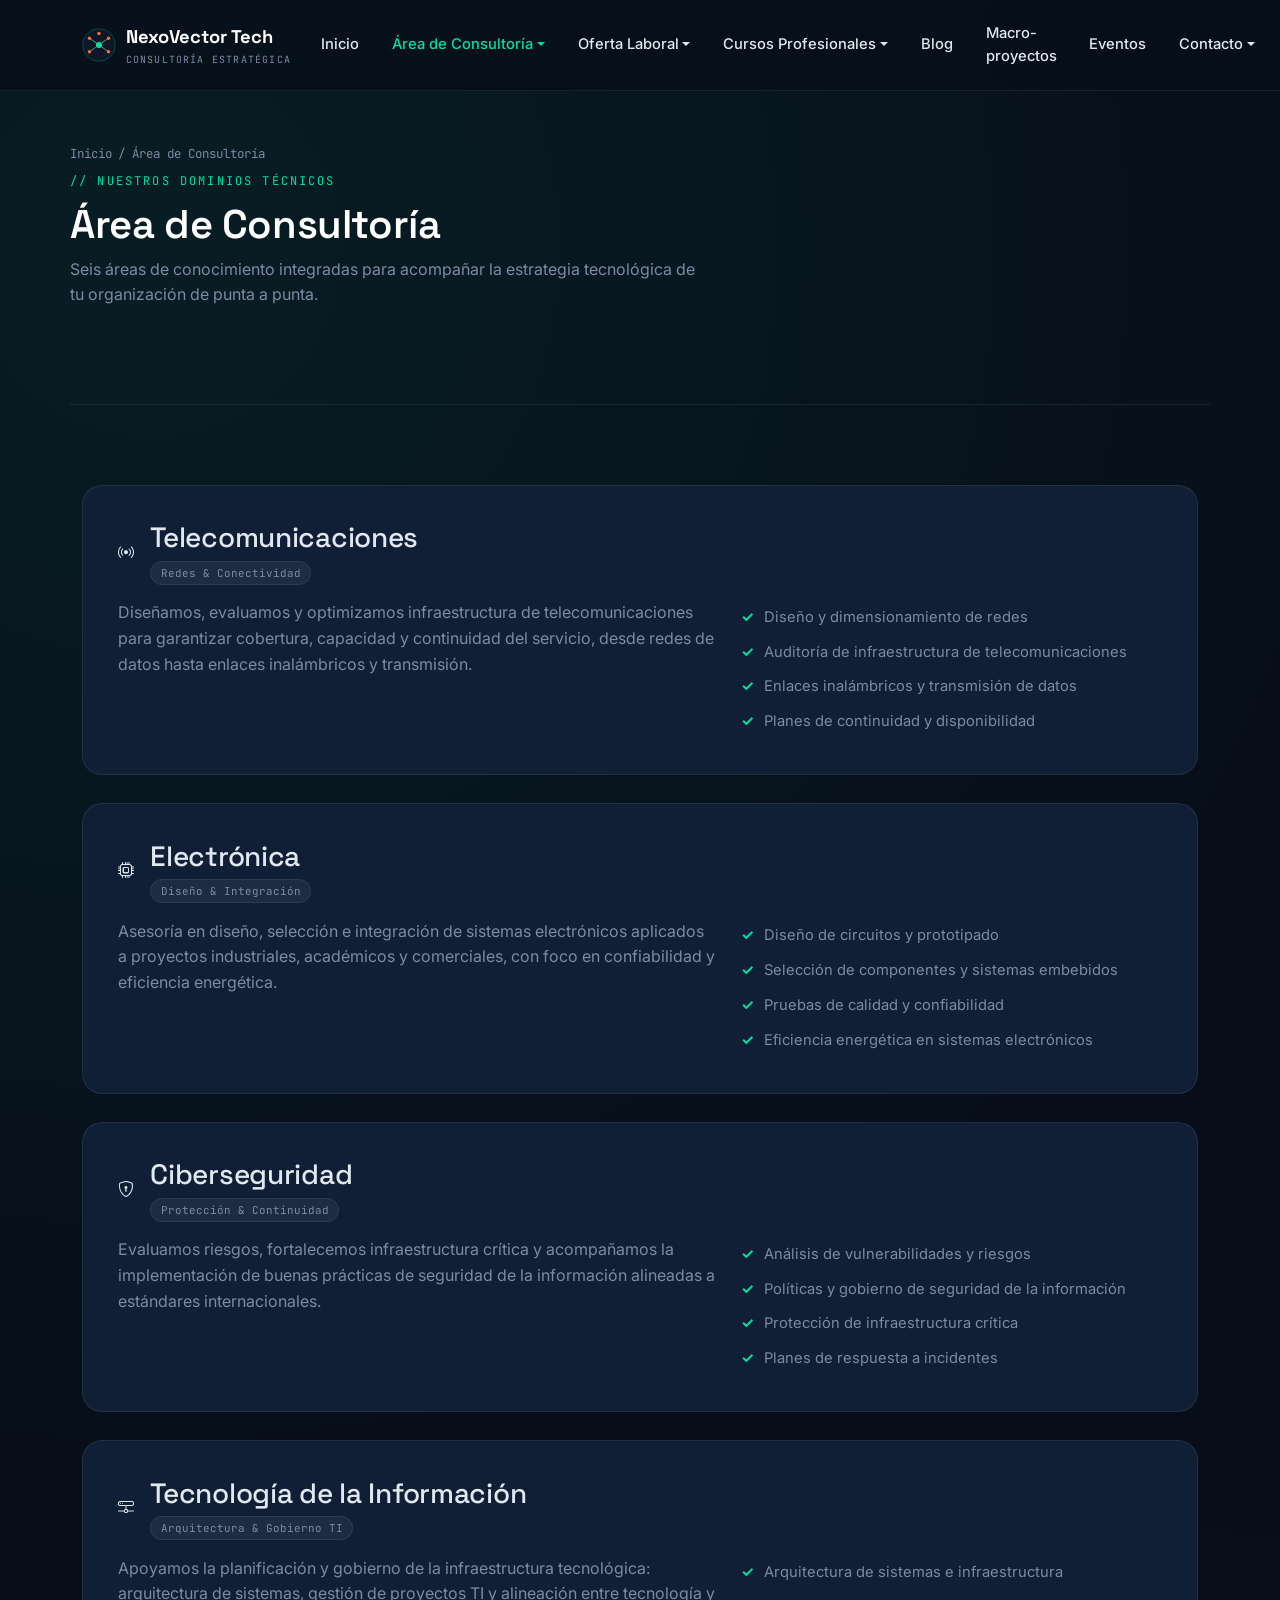
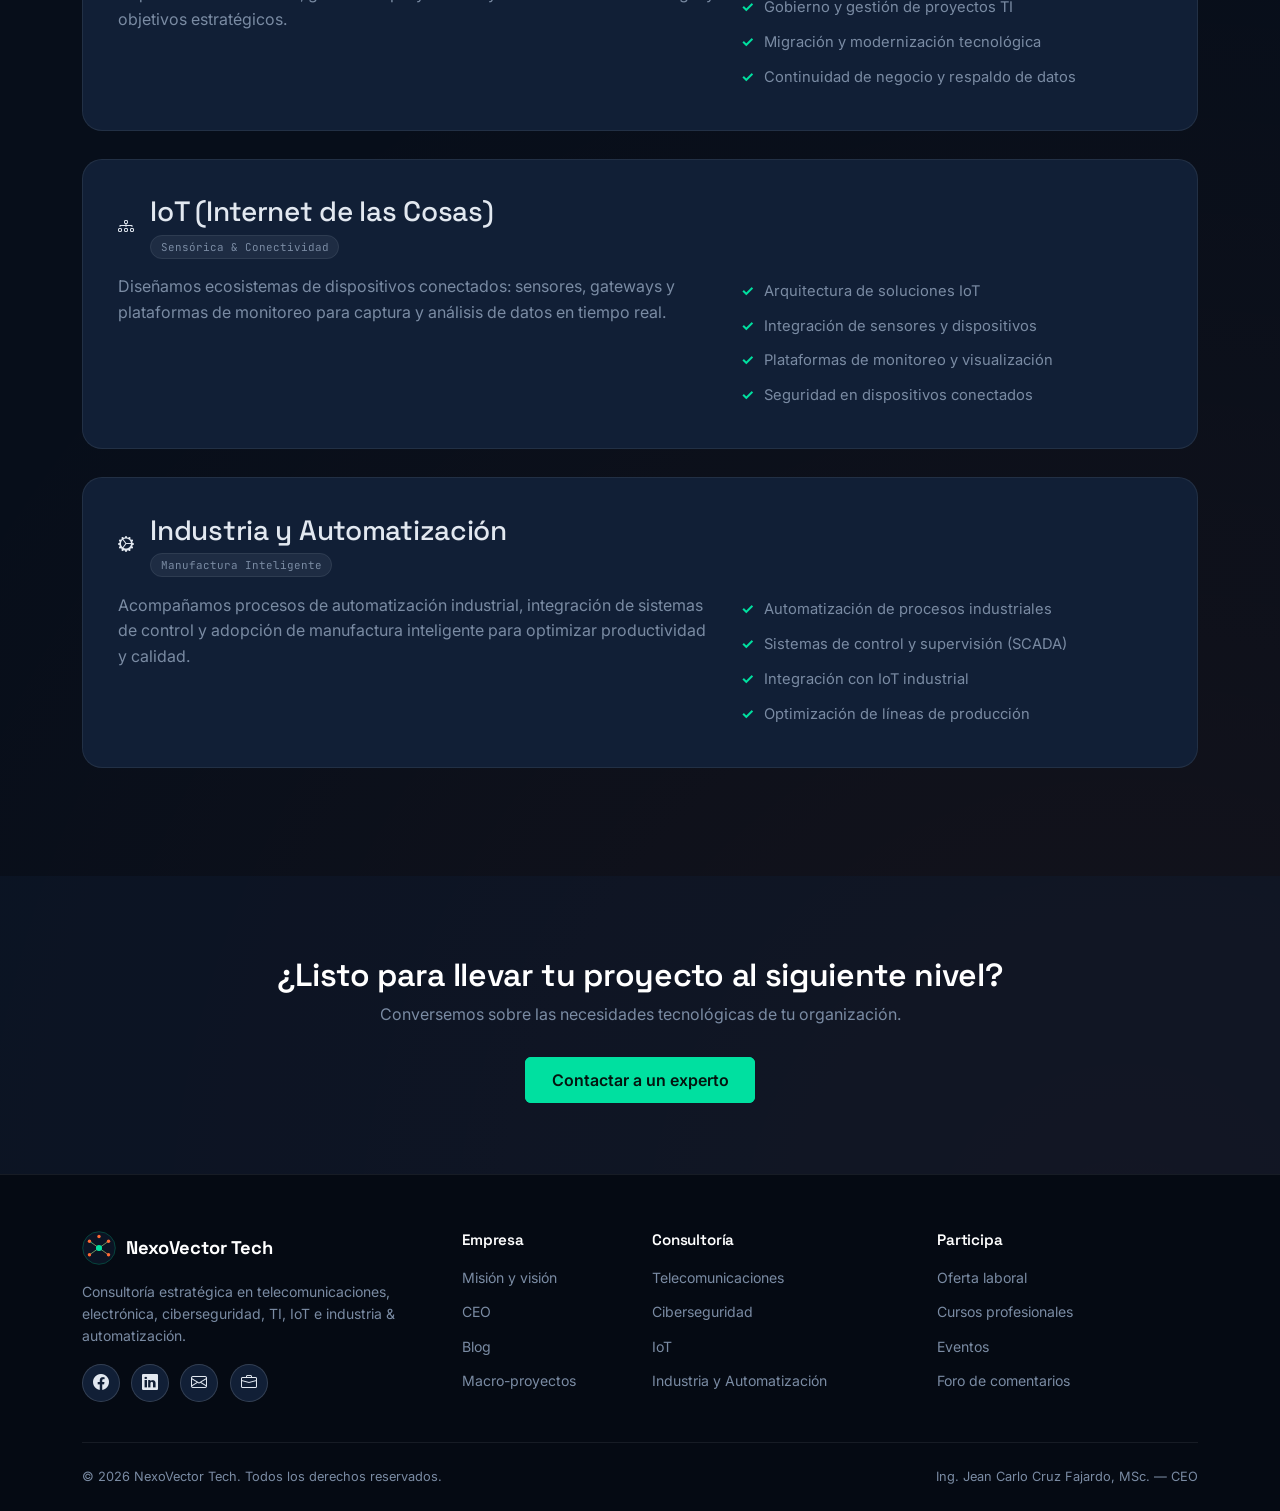
<file: nexovector-tech/consultoria.html>
<!DOCTYPE html>
<html lang="es">
<head>
<meta charset="UTF-8">
<meta name="viewport" content="width=device-width, initial-scale=1.0">
<title>Área de Consultoría | NexoVector Tech</title>
<meta name="description" content="Áreas de consultoría de NexoVector Tech: telecomunicaciones, electrónica, ciberseguridad, TI, IoT e industria y automatización.">
<link rel="icon" type="image/svg+xml" href="img/logo.svg">
<link rel="preconnect" href="https://fonts.googleapis.com">
<link href="https://fonts.googleapis.com/css2?family=Space+Grotesk:wght@500;600;700&family=Inter:wght@400;500;600&family=JetBrains+Mono:wght@400;500&display=swap" rel="stylesheet">
<link href="https://cdn.jsdelivr.net/npm/bootstrap@5.3.3/dist/css/bootstrap.min.css" rel="stylesheet">
<link href="https://cdn.jsdelivr.net/npm/bootstrap-icons@1.11.3/font/bootstrap-icons.css" rel="stylesheet">
<link rel="stylesheet" href="css/styles.css">
</head>
<body>

<!-- ===== NAVBAR ===== -->
<nav class="navbar navbar-expand-lg fixed-top navbar-nexo">
  <div class="container">
    <a class="navbar-brand navbar-brand-nexo" href="index.html">
      <img src="img/logo.svg" alt="Logo NexoVector Tech" class="brand-mark">
      <span>NexoVector Tech<span class="brand-sub">Consultoría Estratégica</span></span>
    </a>
    <button class="navbar-toggler" type="button" data-bs-toggle="collapse" data-bs-target="#navMain" aria-controls="navMain" aria-expanded="false" aria-label="Abrir menú">
      <span class="navbar-toggler-icon"></span>
    </button>
    <div class="collapse navbar-collapse" id="navMain">
      <ul class="navbar-nav ms-auto align-items-lg-center gap-lg-1">
        <li class="nav-item"><a class="nav-link" href="index.html">Inicio</a></li>
        <li class="nav-item dropdown">
          <a class="nav-link dropdown-toggle active" href="consultoria.html" id="ddConsultoria" role="button" data-bs-toggle="dropdown" aria-expanded="false">Área de Consultoría</a>
          <ul class="dropdown-menu" aria-labelledby="ddConsultoria">
            <li><a class="dropdown-item" href="consultoria.html#telecomunicaciones"><i class="bi bi-broadcast me-2"></i>Telecomunicaciones</a></li>
            <li><a class="dropdown-item" href="consultoria.html#electronica"><i class="bi bi-cpu me-2"></i>Electrónica</a></li>
            <li><a class="dropdown-item" href="consultoria.html#ciberseguridad"><i class="bi bi-shield-lock me-2"></i>Ciberseguridad</a></li>
            <li><a class="dropdown-item" href="consultoria.html#ti"><i class="bi bi-hdd-network me-2"></i>Tecnología de la Información</a></li>
            <li><a class="dropdown-item" href="consultoria.html#iot"><i class="bi bi-diagram-3 me-2"></i>IoT</a></li>
            <li><a class="dropdown-item" href="consultoria.html#industria"><i class="bi bi-gear-wide-connected me-2"></i>Industria y Automatización</a></li>
          </ul>
        </li>
        <li class="nav-item dropdown">
          <a class="nav-link dropdown-toggle" href="oferta-laboral.html" id="ddEmpleo" role="button" data-bs-toggle="dropdown" aria-expanded="false">Oferta Laboral</a>
          <ul class="dropdown-menu" aria-labelledby="ddEmpleo">
            <li><a class="dropdown-item" href="oferta-laboral.html#telecomunicaciones">Telecomunicaciones</a></li>
            <li><a class="dropdown-item" href="oferta-laboral.html#electronica">Electrónica</a></li>
            <li><a class="dropdown-item" href="oferta-laboral.html#ciberseguridad">Ciberseguridad</a></li>
            <li><a class="dropdown-item" href="oferta-laboral.html#ti">Tecnología de la Información</a></li>
            <li><a class="dropdown-item" href="oferta-laboral.html#iot">IoT</a></li>
            <li><a class="dropdown-item" href="oferta-laboral.html#industria">Industria y Automatización</a></li>
          </ul>
        </li>
        <li class="nav-item dropdown">
          <a class="nav-link dropdown-toggle" href="cursos.html" id="ddCursos" role="button" data-bs-toggle="dropdown" aria-expanded="false">Cursos Profesionales</a>
          <ul class="dropdown-menu" aria-labelledby="ddCursos">
            <li><a class="dropdown-item" href="cursos.html#telecomunicaciones">Telecomunicaciones</a></li>
            <li><a class="dropdown-item" href="cursos.html#electronica">Electrónica</a></li>
            <li><a class="dropdown-item" href="cursos.html#ciberseguridad">Ciberseguridad</a></li>
            <li><a class="dropdown-item" href="cursos.html#ti">Tecnología de la Información</a></li>
            <li><a class="dropdown-item" href="cursos.html#iot">IoT</a></li>
            <li><a class="dropdown-item" href="cursos.html#industria">Industria y Automatización</a></li>
          </ul>
        </li>
        <li class="nav-item"><a class="nav-link" href="blog.html">Blog</a></li>
        <li class="nav-item"><a class="nav-link" href="macro-proyectos.html">Macro-proyectos</a></li>
        <li class="nav-item"><a class="nav-link" href="eventos.html">Eventos</a></li>
        <li class="nav-item dropdown">
          <a class="nav-link dropdown-toggle" href="contacto.html" id="ddContacto" role="button" data-bs-toggle="dropdown" aria-expanded="false">Contacto</a>
          <ul class="dropdown-menu dropdown-menu-end" aria-labelledby="ddContacto">
            <li><a class="dropdown-item" href="contacto.html#correo"><i class="bi bi-envelope me-2"></i>Correo</a></li>
            <li><a class="dropdown-item" href="contacto.html#redes"><i class="bi bi-share me-2"></i>Redes sociales</a></li>
            <li><a class="dropdown-item" href="contacto.html#foro"><i class="bi bi-chat-dots me-2"></i>Foro de comentarios</a></li>
            <li><a class="dropdown-item" href="https://www.linkedin.com/in/jean-carlo-cruz-fajardo-537061153/" target="_blank" rel="noopener"><i class="bi bi-linkedin me-2"></i>LinkedIn</a></li>
          </ul>
        </li>
        <li class="nav-item ms-lg-2 mt-2 mt-lg-0">
          <a class="btn-nav-cta" href="eventos.html">Registrarme a un evento</a>
        </li>
      </ul>
    </div>
  </div>
</nav>

<!-- ===== PAGE HEADER ===== -->
<header class="page-header container">
  <nav class="breadcrumb-nexo mb-2"><a href="index.html">Inicio</a><span class="sep">/</span>Área de Consultoría</nav>
  <span class="eyebrow">// Nuestros dominios técnicos</span>
  <h1>Área de Consultoría</h1>
  <p class="section-lead">Seis áreas de conocimiento integradas para acompañar la estrategia tecnológica de tu organización de punta a punta.</p>
</header>

<!-- ===== ÁREAS ===== -->
<section class="section">
  <div class="container">

    <div class="area-block reveal" id="telecomunicaciones">
      <div class="area-head">
        <div class="icon-wrap"><i class="bi bi-broadcast"></i></div>
        <div>
          <h2 class="h3 mb-1">Telecomunicaciones</h2>
          <span class="tag-pill">Redes &amp; Conectividad</span>
        </div>
      </div>
      <div class="row g-4">
        <div class="col-lg-7">
          <p class="text-muted-custom">Diseñamos, evaluamos y optimizamos infraestructura de telecomunicaciones para garantizar cobertura, capacidad y continuidad del servicio, desde redes de datos hasta enlaces inalámbricos y transmisión.</p>
        </div>
        <div class="col-lg-5">
          <ul class="check-list">
            <li>Diseño y dimensionamiento de redes</li>
            <li>Auditoría de infraestructura de telecomunicaciones</li>
            <li>Enlaces inalámbricos y transmisión de datos</li>
            <li>Planes de continuidad y disponibilidad</li>
          </ul>
        </div>
      </div>
    </div>

    <div class="area-block reveal" id="electronica">
      <div class="area-head">
        <div class="icon-wrap"><i class="bi bi-cpu"></i></div>
        <div>
          <h2 class="h3 mb-1">Electrónica</h2>
          <span class="tag-pill">Diseño &amp; Integración</span>
        </div>
      </div>
      <div class="row g-4">
        <div class="col-lg-7">
          <p class="text-muted-custom">Asesoría en diseño, selección e integración de sistemas electrónicos aplicados a proyectos industriales, académicos y comerciales, con foco en confiabilidad y eficiencia energética.</p>
        </div>
        <div class="col-lg-5">
          <ul class="check-list">
            <li>Diseño de circuitos y prototipado</li>
            <li>Selección de componentes y sistemas embebidos</li>
            <li>Pruebas de calidad y confiabilidad</li>
            <li>Eficiencia energética en sistemas electrónicos</li>
          </ul>
        </div>
      </div>
    </div>

    <div class="area-block reveal" id="ciberseguridad">
      <div class="area-head">
        <div class="icon-wrap"><i class="bi bi-shield-lock"></i></div>
        <div>
          <h2 class="h3 mb-1">Ciberseguridad</h2>
          <span class="tag-pill">Protección &amp; Continuidad</span>
        </div>
      </div>
      <div class="row g-4">
        <div class="col-lg-7">
          <p class="text-muted-custom">Evaluamos riesgos, fortalecemos infraestructura crítica y acompañamos la implementación de buenas prácticas de seguridad de la información alineadas a estándares internacionales.</p>
        </div>
        <div class="col-lg-5">
          <ul class="check-list">
            <li>Análisis de vulnerabilidades y riesgos</li>
            <li>Políticas y gobierno de seguridad de la información</li>
            <li>Protección de infraestructura crítica</li>
            <li>Planes de respuesta a incidentes</li>
          </ul>
        </div>
      </div>
    </div>

    <div class="area-block reveal" id="ti">
      <div class="area-head">
        <div class="icon-wrap"><i class="bi bi-hdd-network"></i></div>
        <div>
          <h2 class="h3 mb-1">Tecnología de la Información</h2>
          <span class="tag-pill">Arquitectura &amp; Gobierno TI</span>
        </div>
      </div>
      <div class="row g-4">
        <div class="col-lg-7">
          <p class="text-muted-custom">Apoyamos la planificación y gobierno de la infraestructura tecnológica: arquitectura de sistemas, gestión de proyectos TI y alineación entre tecnología y objetivos estratégicos.</p>
        </div>
        <div class="col-lg-5">
          <ul class="check-list">
            <li>Arquitectura de sistemas e infraestructura</li>
            <li>Gobierno y gestión de proyectos TI</li>
            <li>Migración y modernización tecnológica</li>
            <li>Continuidad de negocio y respaldo de datos</li>
          </ul>
        </div>
      </div>
    </div>

    <div class="area-block reveal" id="iot">
      <div class="area-head">
        <div class="icon-wrap"><i class="bi bi-diagram-3"></i></div>
        <div>
          <h2 class="h3 mb-1">IoT (Internet de las Cosas)</h2>
          <span class="tag-pill">Sensórica &amp; Conectividad</span>
        </div>
      </div>
      <div class="row g-4">
        <div class="col-lg-7">
          <p class="text-muted-custom">Diseñamos ecosistemas de dispositivos conectados: sensores, gateways y plataformas de monitoreo para captura y análisis de datos en tiempo real.</p>
        </div>
        <div class="col-lg-5">
          <ul class="check-list">
            <li>Arquitectura de soluciones IoT</li>
            <li>Integración de sensores y dispositivos</li>
            <li>Plataformas de monitoreo y visualización</li>
            <li>Seguridad en dispositivos conectados</li>
          </ul>
        </div>
      </div>
    </div>

    <div class="area-block reveal" id="industria">
      <div class="area-head">
        <div class="icon-wrap"><i class="bi bi-gear-wide-connected"></i></div>
        <div>
          <h2 class="h3 mb-1">Industria y Automatización</h2>
          <span class="tag-pill">Manufactura Inteligente</span>
        </div>
      </div>
      <div class="row g-4">
        <div class="col-lg-7">
          <p class="text-muted-custom">Acompañamos procesos de automatización industrial, integración de sistemas de control y adopción de manufactura inteligente para optimizar productividad y calidad.</p>
        </div>
        <div class="col-lg-5">
          <ul class="check-list">
            <li>Automatización de procesos industriales</li>
            <li>Sistemas de control y supervisión (SCADA)</li>
            <li>Integración con IoT industrial</li>
            <li>Optimización de líneas de producción</li>
          </ul>
        </div>
      </div>
    </div>

  </div>
</section>

<!-- ===== CTA ===== -->
<section class="section section-alt">
  <div class="container text-center reveal">
    <h2>¿Listo para llevar tu proyecto al siguiente nivel?</h2>
    <p class="section-lead mx-auto">Conversemos sobre las necesidades tecnológicas de tu organización.</p>
    <a href="contacto.html" class="btn-nexo-primary">Contactar a un experto</a>
  </div>
</section>

<!-- ===== FOOTER ===== -->
<footer class="site-footer">
  <div class="container">
    <div class="row g-4">
      <div class="col-lg-4">
        <a class="navbar-brand-nexo d-flex mb-3" href="index.html">
          <img src="img/logo.svg" alt="Logo NexoVector Tech" class="brand-mark">
          <span>NexoVector Tech</span>
        </a>
        <p class="text-muted-custom small">Consultoría estratégica en telecomunicaciones, electrónica, ciberseguridad, TI, IoT e industria &amp; automatización.</p>
        <div class="footer-social">
          <a href="https://www.facebook.com/profile.php?id=100077255801380" target="_blank" rel="noopener" aria-label="Facebook"><i class="bi bi-facebook"></i></a>
          <a href="https://www.linkedin.com/in/jean-carlo-cruz-fajardo-537061153/" target="_blank" rel="noopener" aria-label="LinkedIn"><i class="bi bi-linkedin"></i></a>
          <a href="mailto:nexovector.consultoria.tech@gmail.com" aria-label="Correo"><i class="bi bi-envelope"></i></a>
          <a href="https://portafoliojeancruz.framer.website/" target="_blank" rel="noopener" aria-label="Portafolio"><i class="bi bi-briefcase"></i></a>
        </div>
      </div>
      <div class="col-6 col-lg-2">
        <h5>Empresa</h5>
        <ul>
          <li><a href="index.html#mision-vision">Misión y visión</a></li>
          <li><a href="index.html#ceo">CEO</a></li>
          <li><a href="blog.html">Blog</a></li>
          <li><a href="macro-proyectos.html">Macro-proyectos</a></li>
        </ul>
      </div>
      <div class="col-6 col-lg-3">
        <h5>Consultoría</h5>
        <ul>
          <li><a href="consultoria.html#telecomunicaciones">Telecomunicaciones</a></li>
          <li><a href="consultoria.html#ciberseguridad">Ciberseguridad</a></li>
          <li><a href="consultoria.html#iot">IoT</a></li>
          <li><a href="consultoria.html#industria">Industria y Automatización</a></li>
        </ul>
      </div>
      <div class="col-6 col-lg-3">
        <h5>Participa</h5>
        <ul>
          <li><a href="oferta-laboral.html">Oferta laboral</a></li>
          <li><a href="cursos.html">Cursos profesionales</a></li>
          <li><a href="eventos.html">Eventos</a></li>
          <li><a href="contacto.html#foro">Foro de comentarios</a></li>
        </ul>
      </div>
    </div>
    <div class="footer-bottom">
      <span>© 2026 NexoVector Tech. Todos los derechos reservados.</span>
      <span>Ing. Jean Carlo Cruz Fajardo, MSc. — CEO</span>
    </div>
  </div>
</footer>

<button class="back-to-top" aria-label="Volver arriba"><i class="bi bi-arrow-up"></i></button>

<script src="https://cdn.jsdelivr.net/npm/bootstrap@5.3.3/dist/js/bootstrap.bundle.min.js"></script>
<script src="js/main.js"></script>
</body>
</html>
</file>
<file: nexovector-tech/css/styles.css>
/* ==========================================================================
   NEXOVECTOR TECH — Hoja de estilos compartida
   Sistema: Grid + Flexbox + Bootstrap 5 grid utilities
   Firma visual: retícula de nodos conectados (red / vector), eco del nombre
   "NexoVector" y de las áreas de telecomunicaciones / IoT / redes.
   ========================================================================== */

/* ---------- 1. TOKENS ---------- */
:root {
  /* Color */
  --bg-main: #070e1a;
  --bg-card: #111f36;
  --bg-card-hover: #16294a;
  --accent: #00e0a0;
  --accent-dim: #00b581;
  --accent-2: #ff6b35;
  --accent-2-dim: #d9541f;
  --text: #e2e8f0;
  --text-muted: #7a8ba3;
  --border: rgba(226, 232, 240, 0.08);
  --border-strong: rgba(226, 232, 240, 0.16);

  /* Tipografía */
  --font-display: "Space Grotesk", "Segoe UI", sans-serif;
  --font-body: "Inter", "Segoe UI", sans-serif;
  --font-mono: "JetBrains Mono", "Courier New", monospace;

  /* Escala */
  --radius-sm: 6px;
  --radius-md: 12px;
  --radius-lg: 20px;
  --shadow-card: 0 10px 30px -12px rgba(0, 0, 0, 0.55);
  --transition: 200ms ease;
}

/* ---------- 2. RESET / BASE ---------- */
* { box-sizing: border-box; }

html { scroll-behavior: smooth; }

body {
  background-color: var(--bg-main);
  background-image:
    radial-gradient(circle at 12% 8%, rgba(0, 224, 160, 0.07), transparent 40%),
    radial-gradient(circle at 88% 92%, rgba(255, 107, 53, 0.06), transparent 45%);
  color: var(--text);
  font-family: var(--font-body);
  line-height: 1.6;
  -webkit-font-smoothing: antialiased;
}

h1, h2, h3, h4, h5, h6 {
  font-family: var(--font-display);
  font-weight: 600;
  color: #ffffff;
  letter-spacing: -0.01em;
}

a { color: var(--accent); text-decoration: none; transition: color var(--transition); }
a:hover { color: var(--accent-2); }

::selection { background: var(--accent); color: #04140f; }

/* Foco visible accesible */
a:focus-visible,
button:focus-visible,
input:focus-visible,
textarea:focus-visible,
select:focus-visible {
  outline: 2px solid var(--accent);
  outline-offset: 3px;
  border-radius: 4px;
}

.eyebrow {
  font-family: var(--font-mono);
  text-transform: uppercase;
  letter-spacing: 0.18em;
  font-size: 0.75rem;
  color: var(--accent);
}

.text-muted-custom { color: var(--text-muted); }

.section {
  padding: 5rem 0;
  position: relative;
}
.section-alt { background: rgba(17, 31, 54, 0.35); }
.section-title { margin-bottom: .5rem; }
.section-lead { color: var(--text-muted); max-width: 640px; margin-bottom: 2.5rem; }

/* Divisor tipo "nodo" — encarna el nombre NexoVector: un punto que conecta dos líneas */
.node-divider {
  display: flex;
  align-items: center;
  gap: .75rem;
  margin-bottom: 1.25rem;
}
.node-divider::before,
.node-divider::after {
  content: "";
  height: 1px;
  flex: 1;
  background: linear-gradient(90deg, transparent, var(--border-strong), transparent);
}
.node-divider .dot {
  width: 8px; height: 8px; border-radius: 50%;
  background: var(--accent);
  box-shadow: 0 0 0 4px rgba(0, 224, 160, .15);
}

/* ---------- 3. NAVBAR ---------- */
.navbar-nexo {
  background: rgba(7, 14, 26, 0.72);
  backdrop-filter: blur(14px);
  -webkit-backdrop-filter: blur(14px);
  border-bottom: 1px solid var(--border);
  padding: .85rem 0;
  transition: background var(--transition), padding var(--transition), border-color var(--transition);
}
.navbar-nexo.scrolled {
  background: rgba(7, 14, 26, 0.94);
  padding: .5rem 0;
  border-bottom-color: var(--border-strong);
}
.navbar-brand-nexo {
  display: flex;
  align-items: center;
  gap: .6rem;
  font-family: var(--font-display);
  font-weight: 700;
  font-size: 1.15rem;
  color: #fff !important;
}
.navbar-brand-nexo .brand-mark { width: 34px; height: 34px; }
.navbar-brand-nexo .brand-sub {
  display: block;
  font-family: var(--font-mono);
  font-size: .62rem;
  color: var(--text-muted);
  letter-spacing: .12em;
  font-weight: 400;
  text-transform: uppercase;
}

.navbar-nexo .nav-link {
  color: var(--text) !important;
  font-size: .92rem;
  font-weight: 500;
  padding: .5rem .9rem !important;
  border-radius: var(--radius-sm);
  transition: color var(--transition), background var(--transition);
}
.navbar-nexo .nav-link:hover,
.navbar-nexo .nav-link:focus { color: var(--accent) !important; background: rgba(0, 224, 160, .07); }
.navbar-nexo .nav-link.active { color: var(--accent) !important; }

.navbar-nexo .dropdown-menu {
  background: var(--bg-card);
  border: 1px solid var(--border-strong);
  border-radius: var(--radius-md);
  padding: .5rem;
  box-shadow: var(--shadow-card);
}
.navbar-nexo .dropdown-item {
  color: var(--text);
  border-radius: var(--radius-sm);
  padding: .55rem .75rem;
  font-size: .9rem;
}
.navbar-nexo .dropdown-item:hover,
.navbar-nexo .dropdown-item:focus {
  background: rgba(0, 224, 160, .1);
  color: var(--accent);
}
.navbar-toggler { border-color: var(--border-strong); }
.navbar-toggler:focus { box-shadow: 0 0 0 .2rem rgba(0, 224, 160, .25); }

.btn-nav-cta {
  background: var(--accent);
  color: #04140f !important;
  font-weight: 600;
  border-radius: var(--radius-sm);
  padding: .5rem 1.1rem !important;
}
.btn-nav-cta:hover { background: var(--accent-2); color: #1a0800 !important; }

/* ---------- 4. HERO ---------- */
.hero {
  position: relative;
  min-height: 92vh;
  display: grid;
  grid-template-columns: 1.1fr .9fr;
  align-items: center;
  gap: 3rem;
  padding-top: 7rem;
  overflow: hidden;
}
.hero-copy { position: relative; z-index: 2; }
.hero-tagline {
  font-size: clamp(2.1rem, 4.2vw, 3.4rem);
  line-height: 1.08;
  margin-bottom: 1.25rem;
}
.hero-tagline .accent { color: var(--accent); }
.hero-desc { color: var(--text-muted); font-size: 1.05rem; max-width: 46ch; margin-bottom: 2rem; }
.hero-actions { display: flex; flex-wrap: wrap; gap: 1rem; margin-bottom: 2.5rem; }

.hero-stats { display: flex; gap: 2rem; flex-wrap: wrap; }
.hero-stats .stat b {
  display: block; font-family: var(--font-mono); font-size: 1.5rem; color: var(--accent);
}
.hero-stats .stat span { font-size: .8rem; color: var(--text-muted); }

.hero-visual {
  position: relative;
  z-index: 1;
  aspect-ratio: 1 / 1;
  max-height: 560px;
  justify-self: center;
  align-self: center;
  width: 100%;
}
#nodeCanvas { width: 100%; height: 100%; display: block; }

.logo-badge {
  width: 190px; height: 190px;
  border-radius: 50%;
  display: flex; align-items: center; justify-content: center;
  background: radial-gradient(circle at 35% 30%, rgba(0,224,160,.18), transparent 65%), var(--bg-card);
  border: 1px solid var(--border-strong);
  position: absolute;
  top: 50%; left: 50%;
  transform: translate(-50%, -50%);
  z-index: 3;
}
.logo-badge img { width: 62%; height: auto; }

/* ---------- 5. BOTONES ---------- */
.btn-nexo-primary {
  background: var(--accent);
  border: 1px solid var(--accent);
  color: #04140f;
  font-weight: 600;
  padding: .75rem 1.6rem;
  border-radius: var(--radius-sm);
  transition: transform var(--transition), background var(--transition), box-shadow var(--transition);
}
.btn-nexo-primary:hover { background: var(--accent-dim); color: #04140f; transform: translateY(-2px); box-shadow: 0 10px 24px -10px rgba(0,224,160,.5); }

.btn-nexo-outline {
  background: transparent;
  border: 1px solid var(--border-strong);
  color: var(--text);
  font-weight: 600;
  padding: .75rem 1.6rem;
  border-radius: var(--radius-sm);
  transition: border-color var(--transition), color var(--transition), transform var(--transition);
}
.btn-nexo-outline:hover { border-color: var(--accent-2); color: var(--accent-2); transform: translateY(-2px); }

.btn-nexo-2 {
  background: var(--accent-2);
  border: 1px solid var(--accent-2);
  color: #1a0800;
  font-weight: 600;
  padding: .75rem 1.6rem;
  border-radius: var(--radius-sm);
  transition: transform var(--transition), background var(--transition);
}
.btn-nexo-2:hover { background: var(--accent-2-dim); color: #fff; transform: translateY(-2px); }

.btn-sm-nexo { padding: .45rem 1rem; font-size: .85rem; }

/* ---------- 6. TARJETAS ---------- */
.card-nexo {
  background: var(--bg-card);
  border: 1px solid var(--border);
  border-radius: var(--radius-md);
  padding: 1.9rem;
  height: 100%;
  transition: transform var(--transition), border-color var(--transition), background var(--transition);
}
.card-nexo:hover {
  transform: translateY(-4px);
  border-color: rgba(0, 224, 160, .35);
  background: var(--bg-card-hover);
}
.card-nexo .icon-wrap {
  width: 52px; height: 52px;
  border-radius: var(--radius-sm);
  display: flex; align-items: center; justify-content: center;
  background: rgba(0, 224, 160, .1);
  color: var(--accent);
  margin-bottom: 1.1rem;
  font-size: 1.4rem;
}
.card-nexo h3, .card-nexo h4 { font-size: 1.15rem; margin-bottom: .6rem; }
.card-nexo p { color: var(--text-muted); font-size: .92rem; margin-bottom: 0; }

.card-nexo.area-card { display: flex; flex-direction: column; }
.card-nexo.area-card .tag-list { display: flex; flex-wrap: wrap; gap: .4rem; margin: .9rem 0; }
.tag-pill {
  font-family: var(--font-mono);
  font-size: .68rem;
  padding: .25rem .6rem;
  border-radius: 999px;
  background: rgba(122, 139, 163, .12);
  color: var(--text-muted);
  border: 1px solid var(--border);
}

/* ---------- 7. MISIÓN / VISIÓN ---------- */
.mv-card {
  background: var(--bg-card);
  border: 1px solid var(--border);
  border-radius: var(--radius-lg);
  padding: 2.2rem;
  height: 100%;
  position: relative;
  overflow: hidden;
}
.mv-card::after {
  content: "";
  position: absolute; inset: 0;
  background: linear-gradient(135deg, rgba(0,224,160,.06), transparent 60%);
  pointer-events: none;
}
.mv-card .mv-icon { font-size: 2rem; color: var(--accent); margin-bottom: 1rem; }
.mv-card.vision .mv-icon { color: var(--accent-2); }
.mv-card.vision::after { background: linear-gradient(135deg, rgba(255,107,53,.06), transparent 60%); }

/* ---------- 8. CEO ---------- */
.ceo-panel {
  display: grid;
  grid-template-columns: 260px 1fr;
  gap: 2.5rem;
  align-items: center;
  background: var(--bg-card);
  border: 1px solid var(--border);
  border-radius: var(--radius-lg);
  padding: 2.5rem;
}
.ceo-photo-frame {
  width: 100%;
  aspect-ratio: 1/1;
  border-radius: var(--radius-md);
  background: linear-gradient(160deg, var(--bg-card-hover), var(--bg-main));
  border: 1px solid var(--border-strong);
  display: flex; align-items: center; justify-content: center;
  color: var(--text-muted);
  overflow: hidden;
}
.ceo-photo-frame img { width: 100%; height: 100%; object-fit: cover; }
.ceo-name { font-size: 1.6rem; margin-bottom: .1rem; }
.ceo-title { font-family: var(--font-mono); color: var(--accent); font-size: .85rem; margin-bottom: 1rem; letter-spacing: .04em; }
.ceo-bio { color: var(--text-muted); margin-bottom: 1.2rem; }
.ceo-credentials { list-style: none; padding: 0; margin: 0 0 1.3rem; display: flex; flex-direction: column; gap: .5rem; }
.ceo-credentials li { display: flex; gap: .6rem; font-size: .9rem; color: var(--text); }
.ceo-credentials li::before { content: "▹"; color: var(--accent-2); }

/* ---------- 9. VIDEO ---------- */
.video-frame {
  position: relative;
  border-radius: var(--radius-lg);
  overflow: hidden;
  border: 1px solid var(--border-strong);
  background: #000;
  aspect-ratio: 16/9;
}
.video-frame iframe,
.video-frame video { width: 100%; height: 100%; border: 0; display: block; }

/* ---------- 10. CONTACTO / REDES ---------- */
.contact-chip {
  display: flex;
  align-items: center;
  gap: .9rem;
  background: var(--bg-card);
  border: 1px solid var(--border);
  border-radius: var(--radius-md);
  padding: 1.1rem 1.3rem;
  transition: border-color var(--transition), transform var(--transition);
  color: var(--text);
}
.contact-chip:hover { border-color: var(--accent); transform: translateX(4px); color: var(--text); }
.contact-chip .chip-icon {
  width: 42px; height: 42px; border-radius: 50%;
  background: rgba(0,224,160,.1); color: var(--accent);
  display: flex; align-items: center; justify-content: center; flex-shrink: 0;
}
.contact-chip small { display: block; color: var(--text-muted); font-family: var(--font-mono); font-size: .72rem; }

/* ---------- 11. FORO / COMENTARIOS ---------- */
.forum-box {
  background: var(--bg-card);
  border: 1px solid var(--border);
  border-radius: var(--radius-lg);
  padding: 2rem;
}
.forum-list { display: flex; flex-direction: column; gap: 1rem; margin-top: 1.5rem; max-height: 460px; overflow-y: auto; padding-right: .5rem; }
.forum-list::-webkit-scrollbar { width: 6px; }
.forum-list::-webkit-scrollbar-thumb { background: var(--border-strong); border-radius: 4px; }
.forum-comment {
  background: rgba(122, 139, 163, .06);
  border: 1px solid var(--border);
  border-left: 3px solid var(--accent);
  border-radius: var(--radius-sm);
  padding: 1rem 1.2rem;
  animation: fadeInUp .35s ease;
}
.forum-comment .comment-head { display: flex; justify-content: space-between; align-items: baseline; margin-bottom: .35rem; }
.forum-comment .comment-author { font-weight: 600; color: #fff; font-size: .92rem; }
.forum-comment .comment-date { font-family: var(--font-mono); font-size: .7rem; color: var(--text-muted); }
.forum-comment p { margin: 0; color: var(--text-muted); font-size: .9rem; }
.forum-empty { color: var(--text-muted); font-size: .9rem; font-style: italic; }

@keyframes fadeInUp {
  from { opacity: 0; transform: translateY(8px); }
  to { opacity: 1; transform: translateY(0); }
}

/* ---------- 12. FORMULARIOS ---------- */
.form-nexo label {
  font-family: var(--font-mono);
  font-size: .74rem;
  text-transform: uppercase;
  letter-spacing: .06em;
  color: var(--text-muted);
  margin-bottom: .4rem;
}
.form-nexo .form-control,
.form-nexo .form-select,
.form-nexo textarea {
  background: rgba(7, 14, 26, .6);
  border: 1px solid var(--border-strong);
  color: var(--text);
  border-radius: var(--radius-sm);
  padding: .7rem .9rem;
  font-size: .92rem;
}
.form-nexo .form-control:focus,
.form-nexo .form-select:focus,
.form-nexo textarea:focus {
  background: rgba(7, 14, 26, .85);
  border-color: var(--accent);
  color: var(--text);
  box-shadow: 0 0 0 .18rem rgba(0, 224, 160, .18);
}
.form-nexo .form-control::placeholder { color: var(--text-muted); opacity: .7; }
.form-nexo .invalid-feedback-inline {
  display: none;
  font-size: .78rem;
  color: var(--accent-2);
  margin-top: .35rem;
}
.form-nexo .is-invalid ~ .invalid-feedback-inline,
.form-nexo .invalid-feedback-inline.show { display: block; }
.form-nexo .is-invalid { border-color: var(--accent-2) !important; }
.form-nexo .is-valid { border-color: var(--accent) !important; }
.form-success-msg {
  display: none;
  background: rgba(0, 224, 160, .1);
  border: 1px solid rgba(0, 224, 160, .4);
  color: var(--accent);
  border-radius: var(--radius-sm);
  padding: .9rem 1.1rem;
  font-size: .9rem;
  margin-top: 1rem;
}
.form-success-msg.show { display: block; animation: fadeInUp .35s ease; }

/* ---------- 13. PAGE HEADER (páginas internas) ---------- */
.page-header {
  padding: 9rem 0 3.5rem;
  position: relative;
  border-bottom: 1px solid var(--border);
}
.page-header .eyebrow { margin-bottom: .6rem; display: block; }
.breadcrumb-nexo { font-family: var(--font-mono); font-size: .78rem; color: var(--text-muted); }
.breadcrumb-nexo a { color: var(--text-muted); }
.breadcrumb-nexo a:hover { color: var(--accent); }
.breadcrumb-nexo .sep { margin: 0 .4rem; }

/* ---------- 14. TABLA / LISTAS DE ÁREA (consultoría, cursos, empleo) ---------- */
.area-block {
  border: 1px solid var(--border);
  border-radius: var(--radius-lg);
  padding: 2.2rem;
  background: var(--bg-card);
  margin-bottom: 1.75rem;
  scroll-margin-top: 100px;
}
.area-block .area-head { display: flex; align-items: center; gap: 1rem; margin-bottom: 1rem; }
.area-block .area-head .icon-wrap { margin-bottom: 0; flex-shrink: 0; }
.area-block ul.check-list { list-style: none; padding: 0; margin: 0; }
.area-block ul.check-list li { display: flex; gap: .6rem; padding: .35rem 0; color: var(--text-muted); font-size: .92rem; }
.area-block ul.check-list li::before { content: "✓"; color: var(--accent); font-weight: 700; }

.job-item, .course-item {
  display: flex;
  justify-content: space-between;
  align-items: center;
  flex-wrap: wrap;
  gap: 1rem;
  border: 1px solid var(--border);
  border-radius: var(--radius-md);
  padding: 1.1rem 1.4rem;
  margin-bottom: .9rem;
  background: rgba(122,139,163,.04);
  transition: border-color var(--transition), background var(--transition);
}
.job-item:hover, .course-item:hover { border-color: var(--border-strong); background: rgba(122,139,163,.08); }
.job-item h4, .course-item h4 { font-size: 1rem; margin: 0 0 .25rem; }
.job-item .meta, .course-item .meta { font-family: var(--font-mono); font-size: .74rem; color: var(--text-muted); display: flex; gap: 1rem; flex-wrap: wrap; }

.badge-nexo {
  font-family: var(--font-mono);
  font-size: .68rem;
  padding: .3rem .65rem;
  border-radius: 999px;
  border: 1px solid var(--border-strong);
  color: var(--text-muted);
}
.badge-nexo.open { color: var(--accent); border-color: rgba(0,224,160,.4); background: rgba(0,224,160,.08); }

/* ---------- 15. BLOG ---------- */
.blog-filters { display: flex; flex-wrap: wrap; gap: .6rem; margin-bottom: 2.5rem; }
.filter-chip {
  font-family: var(--font-mono);
  font-size: .78rem;
  padding: .45rem 1rem;
  border-radius: 999px;
  border: 1px solid var(--border-strong);
  background: transparent;
  color: var(--text-muted);
  cursor: pointer;
  transition: all var(--transition);
}
.filter-chip:hover { color: var(--text); border-color: var(--text-muted); }
.filter-chip.active { background: var(--accent); color: #04140f; border-color: var(--accent); }

.blog-card { display: flex; flex-direction: column; }
.blog-card .blog-thumb {
  height: 160px;
  border-radius: var(--radius-sm);
  background: linear-gradient(135deg, rgba(0,224,160,.18), rgba(255,107,53,.12));
  display: flex; align-items: center; justify-content: center;
  color: var(--accent);
  font-size: 2rem;
  margin-bottom: 1.1rem;
}
.blog-card .blog-meta { font-family: var(--font-mono); font-size: .72rem; color: var(--text-muted); margin-bottom: .5rem; }
.blog-card[data-cat] { display: flex; }
.blog-card.hidden-cat { display: none !important; }

/* ---------- 16. MACRO-PROYECTOS ---------- */
.macro-card {
  border: 1px solid var(--border);
  border-radius: var(--radius-lg);
  overflow: hidden;
  background: var(--bg-card);
  height: 100%;
  display: flex; flex-direction: column;
  transition: transform var(--transition), border-color var(--transition);
}
.macro-card:hover { transform: translateY(-4px); border-color: rgba(0,224,160,.35); }
.macro-card .macro-visual {
  height: 190px;
  background: radial-gradient(circle at 30% 20%, rgba(0,224,160,.25), transparent 55%), var(--bg-main);
  display: flex; align-items: center; justify-content: center;
  font-size: 2.4rem; color: var(--accent);
  border-bottom: 1px solid var(--border);
}
.macro-card .macro-body { padding: 1.6rem; flex: 1; display: flex; flex-direction: column; }
.macro-card .macro-body p { color: var(--text-muted); flex: 1; }

/* ---------- 17. EVENTOS ---------- */
.event-card {
  display: flex;
  gap: 1.3rem;
  border: 1px solid var(--border);
  border-radius: var(--radius-md);
  padding: 1.4rem;
  background: var(--bg-card);
  margin-bottom: 1rem;
}
.event-date-block {
  flex-shrink: 0;
  width: 68px; height: 68px;
  border-radius: var(--radius-sm);
  background: rgba(0,224,160,.1);
  color: var(--accent);
  display: flex; flex-direction: column; align-items: center; justify-content: center;
  font-family: var(--font-mono);
}
.event-date-block .day { font-size: 1.3rem; font-weight: 700; line-height: 1; }
.event-date-block .mon { font-size: .68rem; text-transform: uppercase; }

/* ---------- 18. FOOTER ---------- */
footer.site-footer {
  background: #050a13;
  border-top: 1px solid var(--border);
  padding: 3.5rem 0 1.5rem;
}
footer.site-footer h5 { font-size: .95rem; color: #fff; margin-bottom: 1rem; }
footer.site-footer ul { list-style: none; padding: 0; margin: 0; display: flex; flex-direction: column; gap: .55rem; }
footer.site-footer ul li a { color: var(--text-muted); font-size: .88rem; }
footer.site-footer ul li a:hover { color: var(--accent); }
.footer-social { display: flex; gap: .7rem; margin-top: 1rem; }
.footer-social a {
  width: 38px; height: 38px; border-radius: 50%;
  background: var(--bg-card); border: 1px solid var(--border-strong);
  display: flex; align-items: center; justify-content: center;
  color: var(--text);
}
.footer-social a:hover { background: var(--accent); color: #04140f; border-color: var(--accent); }
.footer-bottom {
  border-top: 1px solid var(--border);
  margin-top: 2.5rem;
  padding-top: 1.5rem;
  font-size: .8rem;
  color: var(--text-muted);
  display: flex; justify-content: space-between; flex-wrap: wrap; gap: .6rem;
}

/* ---------- 19. SCROLL REVEAL ---------- */
.reveal { opacity: 0; transform: translateY(24px); transition: opacity .6s ease, transform .6s ease; }
.reveal.in-view { opacity: 1; transform: translateY(0); }

@media (prefers-reduced-motion: reduce) {
  .reveal { opacity: 1; transform: none; transition: none; }
  html { scroll-behavior: auto; }
}

/* ---------- 20. BACK TO TOP ---------- */
.back-to-top {
  position: fixed; right: 1.5rem; bottom: 1.5rem;
  width: 46px; height: 46px; border-radius: 50%;
  background: var(--accent); color: #04140f;
  display: flex; align-items: center; justify-content: center;
  border: none; z-index: 999;
  opacity: 0; visibility: hidden; transform: translateY(10px);
  transition: all var(--transition);
}
.back-to-top.show { opacity: 1; visibility: visible; transform: translateY(0); }

/* ==========================================================================
   MEDIA QUERIES — breakpoints propios sobre los de Bootstrap
   <=576px móviles | 577-768 tablet vertical | 769-992 tablet horizontal | >=993 escritorio
   ========================================================================== */

/* Escritorio grande ya cubierto por reglas base (>=993px) */

/* Tablet horizontal 769px–992px: 3 columnas, ajusta hero */
@media (max-width: 992px) {
  .hero { grid-template-columns: 1fr; text-align: center; min-height: auto; padding-top: 8rem; padding-bottom: 3rem; }
  .hero-actions, .hero-stats { justify-content: center; }
  .hero-desc { margin-left: auto; margin-right: auto; }
  .hero-visual { order: -1; max-height: 380px; margin-bottom: 1rem; }
  .ceo-panel { grid-template-columns: 1fr; text-align: center; }
  .ceo-photo-frame { max-width: 260px; margin: 0 auto; }
  .ceo-credentials li { justify-content: center; }
}

/* Tablet vertical 577px–768px: 2 columnas */
@media (max-width: 768px) {
  .section { padding: 3.5rem 0; }
  .ceo-panel { padding: 1.8rem; }
  .job-item, .course-item { flex-direction: column; align-items: flex-start; }
  .footer-bottom { flex-direction: column; text-align: center; }
}

/* Móviles <=576px: navbar hamburguesa ya provista por Bootstrap, columna única */
@media (max-width: 576px) {
  .hero-tagline { font-size: 2rem; }
  .page-header { padding: 7.5rem 0 2.5rem; }
  .mv-card, .forum-box, .area-block { padding: 1.4rem; }
  .event-card { flex-direction: column; }
  .event-date-block { flex-direction: row; gap: .4rem; width: auto; height: auto; padding: .5rem .8rem; align-self: flex-start; }
  .logo-badge { width: 130px; height: 130px; }
}
</file>
<file: css/styles.css>
/* ==========================================================================
   NEXOVECTOR TECH — Hoja de estilos compartida
   Sistema: Grid + Flexbox + Bootstrap 5 grid utilities
   Firma visual: retícula de nodos conectados (red / vector), eco del nombre
   "NexoVector" y de las áreas de telecomunicaciones / IoT / redes.
   ========================================================================== */

/* ---------- 1. TOKENS ---------- */
:root {
  /* Color */
  --bg-main: #070e1a;
  --bg-card: #111f36;
  --bg-card-hover: #16294a;
  --accent: #00e0a0;
  --accent-dim: #00b581;
  --accent-2: #ff6b35;
  --accent-2-dim: #d9541f;
  --text: #e2e8f0;
  --text-muted: #7a8ba3;
  --border: rgba(226, 232, 240, 0.08);
  --border-strong: rgba(226, 232, 240, 0.16);

  /* Tipografía */
  --font-display: "Space Grotesk", "Segoe UI", sans-serif;
  --font-body: "Inter", "Segoe UI", sans-serif;
  --font-mono: "JetBrains Mono", "Courier New", monospace;

  /* Escala */
  --radius-sm: 6px;
  --radius-md: 12px;
  --radius-lg: 20px;
  --shadow-card: 0 10px 30px -12px rgba(0, 0, 0, 0.55);
  --transition: 200ms ease;
}

/* ---------- 2. RESET / BASE ---------- */
* { box-sizing: border-box; }

html { scroll-behavior: smooth; }

body {
  background-color: var(--bg-main);
  background-image:
    radial-gradient(circle at 12% 8%, rgba(0, 224, 160, 0.07), transparent 40%),
    radial-gradient(circle at 88% 92%, rgba(255, 107, 53, 0.06), transparent 45%);
  color: var(--text);
  font-family: var(--font-body);
  line-height: 1.6;
  -webkit-font-smoothing: antialiased;
}

h1, h2, h3, h4, h5, h6 {
  font-family: var(--font-display);
  font-weight: 600;
  color: #ffffff;
  letter-spacing: -0.01em;
}

a { color: var(--accent); text-decoration: none; transition: color var(--transition); }
a:hover { color: var(--accent-2); }

::selection { background: var(--accent); color: #04140f; }

/* Foco visible accesible */
a:focus-visible,
button:focus-visible,
input:focus-visible,
textarea:focus-visible,
select:focus-visible {
  outline: 2px solid var(--accent);
  outline-offset: 3px;
  border-radius: 4px;
}

.eyebrow {
  font-family: var(--font-mono);
  text-transform: uppercase;
  letter-spacing: 0.18em;
  font-size: 0.75rem;
  color: var(--accent);
}

.text-muted-custom { color: var(--text-muted); }

.section {
  padding: 5rem 0;
  position: relative;
}
.section-alt { background: rgba(17, 31, 54, 0.35); }
.section-title { margin-bottom: .5rem; }
.section-lead { color: var(--text-muted); max-width: 640px; margin-bottom: 2.5rem; }

/* Divisor tipo "nodo" — encarna el nombre NexoVector: un punto que conecta dos líneas */
.node-divider {
  display: flex;
  align-items: center;
  gap: .75rem;
  margin-bottom: 1.25rem;
}
.node-divider::before,
.node-divider::after {
  content: "";
  height: 1px;
  flex: 1;
  background: linear-gradient(90deg, transparent, var(--border-strong), transparent);
}
.node-divider .dot {
  width: 8px; height: 8px; border-radius: 50%;
  background: var(--accent);
  box-shadow: 0 0 0 4px rgba(0, 224, 160, .15);
}

/* ---------- 3. NAVBAR ---------- */
.navbar-nexo {
  background: rgba(7, 14, 26, 0.72);
  backdrop-filter: blur(14px);
  -webkit-backdrop-filter: blur(14px);
  border-bottom: 1px solid var(--border);
  padding: .85rem 0;
  transition: background var(--transition), padding var(--transition), border-color var(--transition);
}
.navbar-nexo.scrolled {
  background: rgba(7, 14, 26, 0.94);
  padding: .5rem 0;
  border-bottom-color: var(--border-strong);
}
.navbar-brand-nexo {
  display: flex;
  align-items: center;
  gap: .6rem;
  font-family: var(--font-display);
  font-weight: 700;
  font-size: 1.15rem;
  color: #fff !important;
}
.navbar-brand-nexo .brand-mark { width: 34px; height: 34px; }
.navbar-brand-nexo .brand-sub {
  display: block;
  font-family: var(--font-mono);
  font-size: .62rem;
  color: var(--text-muted);
  letter-spacing: .12em;
  font-weight: 400;
  text-transform: uppercase;
}

.navbar-nexo .nav-link {
  color: var(--text) !important;
  font-size: .92rem;
  font-weight: 500;
  padding: .5rem .9rem !important;
  border-radius: var(--radius-sm);
  transition: color var(--transition), background var(--transition);
}
.navbar-nexo .nav-link:hover,
.navbar-nexo .nav-link:focus { color: var(--accent) !important; background: rgba(0, 224, 160, .07); }
.navbar-nexo .nav-link.active { color: var(--accent) !important; }

.navbar-nexo .dropdown-menu {
  background: var(--bg-card);
  border: 1px solid var(--border-strong);
  border-radius: var(--radius-md);
  padding: .5rem;
  box-shadow: var(--shadow-card);
}
.navbar-nexo .dropdown-item {
  color: var(--text);
  border-radius: var(--radius-sm);
  padding: .55rem .75rem;
  font-size: .9rem;
}
.navbar-nexo .dropdown-item:hover,
.navbar-nexo .dropdown-item:focus {
  background: rgba(0, 224, 160, .1);
  color: var(--accent);
}
.navbar-toggler { border-color: var(--border-strong); }
.navbar-toggler:focus { box-shadow: 0 0 0 .2rem rgba(0, 224, 160, .25); }

.btn-nav-cta {
  background: var(--accent);
  color: #04140f !important;
  font-weight: 600;
  border-radius: var(--radius-sm);
  padding: .5rem 1.1rem !important;
}
.btn-nav-cta:hover { background: var(--accent-2); color: #1a0800 !important; }

/* ---------- 4. HERO ---------- */
.hero {
  position: relative;
  min-height: 92vh;
  display: grid;
  grid-template-columns: 1.1fr .9fr;
  align-items: center;
  gap: 3rem;
  padding-top: 7rem;
  overflow: hidden;
}
.hero-copy { position: relative; z-index: 2; }
.hero-tagline {
  font-size: clamp(2.1rem, 4.2vw, 3.4rem);
  line-height: 1.08;
  margin-bottom: 1.25rem;
}
.hero-tagline .accent { color: var(--accent); }
.hero-desc { color: var(--text-muted); font-size: 1.05rem; max-width: 46ch; margin-bottom: 2rem; }
.hero-actions { display: flex; flex-wrap: wrap; gap: 1rem; margin-bottom: 2.5rem; }

.hero-stats { display: flex; gap: 2rem; flex-wrap: wrap; }
.hero-stats .stat b {
  display: block; font-family: var(--font-mono); font-size: 1.5rem; color: var(--accent);
}
.hero-stats .stat span { font-size: .8rem; color: var(--text-muted); }

.hero-visual {
  position: relative;
  z-index: 1;
  aspect-ratio: 1 / 1;
  max-height: 560px;
  justify-self: center;
  align-self: center;
  width: 100%;
}
#nodeCanvas { width: 100%; height: 100%; display: block; }

.logo-badge {
  width: 190px; height: 190px;
  border-radius: 50%;
  display: flex; align-items: center; justify-content: center;
  background: radial-gradient(circle at 35% 30%, rgba(0,224,160,.18), transparent 65%), var(--bg-card);
  border: 1px solid var(--border-strong);
  position: absolute;
  top: 50%; left: 50%;
  transform: translate(-50%, -50%);
  z-index: 3;
}
.logo-badge img { width: 62%; height: auto; }

/* ---------- 5. BOTONES ---------- */
.btn-nexo-primary {
  background: var(--accent);
  border: 1px solid var(--accent);
  color: #04140f;
  font-weight: 600;
  padding: .75rem 1.6rem;
  border-radius: var(--radius-sm);
  transition: transform var(--transition), background var(--transition), box-shadow var(--transition);
}
.btn-nexo-primary:hover { background: var(--accent-dim); color: #04140f; transform: translateY(-2px); box-shadow: 0 10px 24px -10px rgba(0,224,160,.5); }

.btn-nexo-outline {
  background: transparent;
  border: 1px solid var(--border-strong);
  color: var(--text);
  font-weight: 600;
  padding: .75rem 1.6rem;
  border-radius: var(--radius-sm);
  transition: border-color var(--transition), color var(--transition), transform var(--transition);
}
.btn-nexo-outline:hover { border-color: var(--accent-2); color: var(--accent-2); transform: translateY(-2px); }

.btn-nexo-2 {
  background: var(--accent-2);
  border: 1px solid var(--accent-2);
  color: #1a0800;
  font-weight: 600;
  padding: .75rem 1.6rem;
  border-radius: var(--radius-sm);
  transition: transform var(--transition), background var(--transition);
}
.btn-nexo-2:hover { background: var(--accent-2-dim); color: #fff; transform: translateY(-2px); }

.btn-sm-nexo { padding: .45rem 1rem; font-size: .85rem; }

/* ---------- 6. TARJETAS ---------- */
.card-nexo {
  background: var(--bg-card);
  border: 1px solid var(--border);
  border-radius: var(--radius-md);
  padding: 1.9rem;
  height: 100%;
  transition: transform var(--transition), border-color var(--transition), background var(--transition);
}
.card-nexo:hover {
  transform: translateY(-4px);
  border-color: rgba(0, 224, 160, .35);
  background: var(--bg-card-hover);
}
.card-nexo .icon-wrap {
  width: 52px; height: 52px;
  border-radius: var(--radius-sm);
  display: flex; align-items: center; justify-content: center;
  background: rgba(0, 224, 160, .1);
  color: var(--accent);
  margin-bottom: 1.1rem;
  font-size: 1.4rem;
}
.card-nexo h3, .card-nexo h4 { font-size: 1.15rem; margin-bottom: .6rem; }
.card-nexo p { color: var(--text-muted); font-size: .92rem; margin-bottom: 0; }

.card-nexo.area-card { display: flex; flex-direction: column; }
.card-nexo.area-card .tag-list { display: flex; flex-wrap: wrap; gap: .4rem; margin: .9rem 0; }
.tag-pill {
  font-family: var(--font-mono);
  font-size: .68rem;
  padding: .25rem .6rem;
  border-radius: 999px;
  background: rgba(122, 139, 163, .12);
  color: var(--text-muted);
  border: 1px solid var(--border);
}

/* ---------- 7. MISIÓN / VISIÓN ---------- */
.mv-card {
  background: var(--bg-card);
  border: 1px solid var(--border);
  border-radius: var(--radius-lg);
  padding: 2.2rem;
  height: 100%;
  position: relative;
  overflow: hidden;
}
.mv-card::after {
  content: "";
  position: absolute; inset: 0;
  background: linear-gradient(135deg, rgba(0,224,160,.06), transparent 60%);
  pointer-events: none;
}
.mv-card .mv-icon { font-size: 2rem; color: var(--accent); margin-bottom: 1rem; }
.mv-card.vision .mv-icon { color: var(--accent-2); }
.mv-card.vision::after { background: linear-gradient(135deg, rgba(255,107,53,.06), transparent 60%); }

/* ---------- 8. CEO ---------- */
.ceo-panel {
  display: grid;
  grid-template-columns: 260px 1fr;
  gap: 2.5rem;
  align-items: center;
  background: var(--bg-card);
  border: 1px solid var(--border);
  border-radius: var(--radius-lg);
  padding: 2.5rem;
}
.ceo-photo-frame {
  width: 100%;
  aspect-ratio: 1/1;
  border-radius: var(--radius-md);
  background: linear-gradient(160deg, var(--bg-card-hover), var(--bg-main));
  border: 1px solid var(--border-strong);
  display: flex; align-items: center; justify-content: center;
  color: var(--text-muted);
  overflow: hidden;
}
.ceo-photo-frame img { width: 100%; height: 100%; object-fit: cover; }
.ceo-name { font-size: 1.6rem; margin-bottom: .1rem; }
.ceo-title { font-family: var(--font-mono); color: var(--accent); font-size: .85rem; margin-bottom: 1rem; letter-spacing: .04em; }
.ceo-bio { color: var(--text-muted); margin-bottom: 1.2rem; }
.ceo-credentials { list-style: none; padding: 0; margin: 0 0 1.3rem; display: flex; flex-direction: column; gap: .5rem; }
.ceo-credentials li { display: flex; gap: .6rem; font-size: .9rem; color: var(--text); }
.ceo-credentials li::before { content: "▹"; color: var(--accent-2); }

/* ---------- 9. VIDEO ---------- */
.video-frame {
  position: relative;
  border-radius: var(--radius-lg);
  overflow: hidden;
  border: 1px solid var(--border-strong);
  background: #000;
  aspect-ratio: 16/9;
}
.video-frame iframe,
.video-frame video { width: 100%; height: 100%; border: 0; display: block; }

/* ---------- 10. CONTACTO / REDES ---------- */
.contact-chip {
  display: flex;
  align-items: center;
  gap: .9rem;
  background: var(--bg-card);
  border: 1px solid var(--border);
  border-radius: var(--radius-md);
  padding: 1.1rem 1.3rem;
  transition: border-color var(--transition), transform var(--transition);
  color: var(--text);
}
.contact-chip:hover { border-color: var(--accent); transform: translateX(4px); color: var(--text); }
.contact-chip .chip-icon {
  width: 42px; height: 42px; border-radius: 50%;
  background: rgba(0,224,160,.1); color: var(--accent);
  display: flex; align-items: center; justify-content: center; flex-shrink: 0;
}
.contact-chip small { display: block; color: var(--text-muted); font-family: var(--font-mono); font-size: .72rem; }

/* ---------- 11. FORO / COMENTARIOS ---------- */
.forum-box {
  background: var(--bg-card);
  border: 1px solid var(--border);
  border-radius: var(--radius-lg);
  padding: 2rem;
}
.forum-list { display: flex; flex-direction: column; gap: 1rem; margin-top: 1.5rem; max-height: 460px; overflow-y: auto; padding-right: .5rem; }
.forum-list::-webkit-scrollbar { width: 6px; }
.forum-list::-webkit-scrollbar-thumb { background: var(--border-strong); border-radius: 4px; }
.forum-comment {
  background: rgba(122, 139, 163, .06);
  border: 1px solid var(--border);
  border-left: 3px solid var(--accent);
  border-radius: var(--radius-sm);
  padding: 1rem 1.2rem;
  animation: fadeInUp .35s ease;
}
.forum-comment .comment-head { display: flex; justify-content: space-between; align-items: baseline; margin-bottom: .35rem; }
.forum-comment .comment-author { font-weight: 600; color: #fff; font-size: .92rem; }
.forum-comment .comment-date { font-family: var(--font-mono); font-size: .7rem; color: var(--text-muted); }
.forum-comment p { margin: 0; color: var(--text-muted); font-size: .9rem; }
.forum-empty { color: var(--text-muted); font-size: .9rem; font-style: italic; }

@keyframes fadeInUp {
  from { opacity: 0; transform: translateY(8px); }
  to { opacity: 1; transform: translateY(0); }
}

/* ---------- 12. FORMULARIOS ---------- */
.form-nexo label {
  font-family: var(--font-mono);
  font-size: .74rem;
  text-transform: uppercase;
  letter-spacing: .06em;
  color: var(--text-muted);
  margin-bottom: .4rem;
}
.form-nexo .form-control,
.form-nexo .form-select,
.form-nexo textarea {
  background: rgba(7, 14, 26, .6);
  border: 1px solid var(--border-strong);
  color: var(--text);
  border-radius: var(--radius-sm);
  padding: .7rem .9rem;
  font-size: .92rem;
}
.form-nexo .form-control:focus,
.form-nexo .form-select:focus,
.form-nexo textarea:focus {
  background: rgba(7, 14, 26, .85);
  border-color: var(--accent);
  color: var(--text);
  box-shadow: 0 0 0 .18rem rgba(0, 224, 160, .18);
}
.form-nexo .form-control::placeholder { color: var(--text-muted); opacity: .7; }
.form-nexo .invalid-feedback-inline {
  display: none;
  font-size: .78rem;
  color: var(--accent-2);
  margin-top: .35rem;
}
.form-nexo .is-invalid ~ .invalid-feedback-inline,
.form-nexo .invalid-feedback-inline.show { display: block; }
.form-nexo .is-invalid { border-color: var(--accent-2) !important; }
.form-nexo .is-valid { border-color: var(--accent) !important; }
.form-success-msg {
  display: none;
  background: rgba(0, 224, 160, .1);
  border: 1px solid rgba(0, 224, 160, .4);
  color: var(--accent);
  border-radius: var(--radius-sm);
  padding: .9rem 1.1rem;
  font-size: .9rem;
  margin-top: 1rem;
}
.form-success-msg.show { display: block; animation: fadeInUp .35s ease; }

/* ---------- 13. PAGE HEADER (páginas internas) ---------- */
.page-header {
  padding: 9rem 0 3.5rem;
  position: relative;
  border-bottom: 1px solid var(--border);
}
.page-header .eyebrow { margin-bottom: .6rem; display: block; }
.breadcrumb-nexo { font-family: var(--font-mono); font-size: .78rem; color: var(--text-muted); }
.breadcrumb-nexo a { color: var(--text-muted); }
.breadcrumb-nexo a:hover { color: var(--accent); }
.breadcrumb-nexo .sep { margin: 0 .4rem; }

/* ---------- 14. TABLA / LISTAS DE ÁREA (consultoría, cursos, empleo) ---------- */
.area-block {
  border: 1px solid var(--border);
  border-radius: var(--radius-lg);
  padding: 2.2rem;
  background: var(--bg-card);
  margin-bottom: 1.75rem;
  scroll-margin-top: 100px;
}
.area-block .area-head { display: flex; align-items: center; gap: 1rem; margin-bottom: 1rem; }
.area-block .area-head .icon-wrap { margin-bottom: 0; flex-shrink: 0; }
.area-block ul.check-list { list-style: none; padding: 0; margin: 0; }
.area-block ul.check-list li { display: flex; gap: .6rem; padding: .35rem 0; color: var(--text-muted); font-size: .92rem; }
.area-block ul.check-list li::before { content: "✓"; color: var(--accent); font-weight: 700; }

.job-item, .course-item {
  display: flex;
  justify-content: space-between;
  align-items: center;
  flex-wrap: wrap;
  gap: 1rem;
  border: 1px solid var(--border);
  border-radius: var(--radius-md);
  padding: 1.1rem 1.4rem;
  margin-bottom: .9rem;
  background: rgba(122,139,163,.04);
  transition: border-color var(--transition), background var(--transition);
}
.job-item:hover, .course-item:hover { border-color: var(--border-strong); background: rgba(122,139,163,.08); }
.job-item h4, .course-item h4 { font-size: 1rem; margin: 0 0 .25rem; }
.job-item .meta, .course-item .meta { font-family: var(--font-mono); font-size: .74rem; color: var(--text-muted); display: flex; gap: 1rem; flex-wrap: wrap; }

.badge-nexo {
  font-family: var(--font-mono);
  font-size: .68rem;
  padding: .3rem .65rem;
  border-radius: 999px;
  border: 1px solid var(--border-strong);
  color: var(--text-muted);
}
.badge-nexo.open { color: var(--accent); border-color: rgba(0,224,160,.4); background: rgba(0,224,160,.08); }

/* ---------- 15. BLOG ---------- */
.blog-filters { display: flex; flex-wrap: wrap; gap: .6rem; margin-bottom: 2.5rem; }
.filter-chip {
  font-family: var(--font-mono);
  font-size: .78rem;
  padding: .45rem 1rem;
  border-radius: 999px;
  border: 1px solid var(--border-strong);
  background: transparent;
  color: var(--text-muted);
  cursor: pointer;
  transition: all var(--transition);
}
.filter-chip:hover { color: var(--text); border-color: var(--text-muted); }
.filter-chip.active { background: var(--accent); color: #04140f; border-color: var(--accent); }

.blog-card { display: flex; flex-direction: column; }
.blog-card .blog-thumb {
  height: 160px;
  border-radius: var(--radius-sm);
  background: linear-gradient(135deg, rgba(0,224,160,.18), rgba(255,107,53,.12));
  display: flex; align-items: center; justify-content: center;
  color: var(--accent);
  font-size: 2rem;
  margin-bottom: 1.1rem;
}
.blog-card .blog-meta { font-family: var(--font-mono); font-size: .72rem; color: var(--text-muted); margin-bottom: .5rem; }
.blog-card[data-cat] { display: flex; }
.blog-card.hidden-cat { display: none !important; }

/* ---------- 16. MACRO-PROYECTOS ---------- */
.macro-card {
  border: 1px solid var(--border);
  border-radius: var(--radius-lg);
  overflow: hidden;
  background: var(--bg-card);
  height: 100%;
  display: flex; flex-direction: column;
  transition: transform var(--transition), border-color var(--transition);
}
.macro-card:hover { transform: translateY(-4px); border-color: rgba(0,224,160,.35); }
.macro-card .macro-visual {
  height: 190px;
  background: radial-gradient(circle at 30% 20%, rgba(0,224,160,.25), transparent 55%), var(--bg-main);
  display: flex; align-items: center; justify-content: center;
  font-size: 2.4rem; color: var(--accent);
  border-bottom: 1px solid var(--border);
}
.macro-card .macro-body { padding: 1.6rem; flex: 1; display: flex; flex-direction: column; }
.macro-card .macro-body p { color: var(--text-muted); flex: 1; }

/* ---------- 17. EVENTOS ---------- */
.event-card {
  display: flex;
  gap: 1.3rem;
  border: 1px solid var(--border);
  border-radius: var(--radius-md);
  padding: 1.4rem;
  background: var(--bg-card);
  margin-bottom: 1rem;
}
.event-date-block {
  flex-shrink: 0;
  width: 68px; height: 68px;
  border-radius: var(--radius-sm);
  background: rgba(0,224,160,.1);
  color: var(--accent);
  display: flex; flex-direction: column; align-items: center; justify-content: center;
  font-family: var(--font-mono);
}
.event-date-block .day { font-size: 1.3rem; font-weight: 700; line-height: 1; }
.event-date-block .mon { font-size: .68rem; text-transform: uppercase; }

/* ---------- 18. FOOTER ---------- */
footer.site-footer {
  background: #050a13;
  border-top: 1px solid var(--border);
  padding: 3.5rem 0 1.5rem;
}
footer.site-footer h5 { font-size: .95rem; color: #fff; margin-bottom: 1rem; }
footer.site-footer ul { list-style: none; padding: 0; margin: 0; display: flex; flex-direction: column; gap: .55rem; }
footer.site-footer ul li a { color: var(--text-muted); font-size: .88rem; }
footer.site-footer ul li a:hover { color: var(--accent); }
.footer-social { display: flex; gap: .7rem; margin-top: 1rem; }
.footer-social a {
  width: 38px; height: 38px; border-radius: 50%;
  background: var(--bg-card); border: 1px solid var(--border-strong);
  display: flex; align-items: center; justify-content: center;
  color: var(--text);
}
.footer-social a:hover { background: var(--accent); color: #04140f; border-color: var(--accent); }
.footer-bottom {
  border-top: 1px solid var(--border);
  margin-top: 2.5rem;
  padding-top: 1.5rem;
  font-size: .8rem;
  color: var(--text-muted);
  display: flex; justify-content: space-between; flex-wrap: wrap; gap: .6rem;
}

/* ---------- 19. SCROLL REVEAL ---------- */
.reveal { opacity: 0; transform: translateY(24px); transition: opacity .6s ease, transform .6s ease; }
.reveal.in-view { opacity: 1; transform: translateY(0); }

@media (prefers-reduced-motion: reduce) {
  .reveal { opacity: 1; transform: none; transition: none; }
  html { scroll-behavior: auto; }
}

/* ---------- 20. BACK TO TOP ---------- */
.back-to-top {
  position: fixed; right: 1.5rem; bottom: 1.5rem;
  width: 46px; height: 46px; border-radius: 50%;
  background: var(--accent); color: #04140f;
  display: flex; align-items: center; justify-content: center;
  border: none; z-index: 999;
  opacity: 0; visibility: hidden; transform: translateY(10px);
  transition: all var(--transition);
}
.back-to-top.show { opacity: 1; visibility: visible; transform: translateY(0); }

/* ==========================================================================
   MEDIA QUERIES — breakpoints propios sobre los de Bootstrap
   <=576px móviles | 577-768 tablet vertical | 769-992 tablet horizontal | >=993 escritorio
   ========================================================================== */

/* Escritorio grande ya cubierto por reglas base (>=993px) */

/* Tablet horizontal 769px–992px: 3 columnas, ajusta hero */
@media (max-width: 992px) {
  .hero { grid-template-columns: 1fr; text-align: center; min-height: auto; padding-top: 8rem; padding-bottom: 3rem; }
  .hero-actions, .hero-stats { justify-content: center; }
  .hero-desc { margin-left: auto; margin-right: auto; }
  .hero-visual { order: -1; max-height: 380px; margin-bottom: 1rem; }
  .ceo-panel { grid-template-columns: 1fr; text-align: center; }
  .ceo-photo-frame { max-width: 260px; margin: 0 auto; }
  .ceo-credentials li { justify-content: center; }
}

/* Tablet vertical 577px–768px: 2 columnas */
@media (max-width: 768px) {
  .section { padding: 3.5rem 0; }
  .ceo-panel { padding: 1.8rem; }
  .job-item, .course-item { flex-direction: column; align-items: flex-start; }
  .footer-bottom { flex-direction: column; text-align: center; }
}

/* Móviles <=576px: navbar hamburguesa ya provista por Bootstrap, columna única */
@media (max-width: 576px) {
  .hero-tagline { font-size: 2rem; }
  .page-header { padding: 7.5rem 0 2.5rem; }
  .mv-card, .forum-box, .area-block { padding: 1.4rem; }
  .event-card { flex-direction: column; }
  .event-date-block { flex-direction: row; gap: .4rem; width: auto; height: auto; padding: .5rem .8rem; align-self: flex-start; }
  .logo-badge { width: 130px; height: 130px; }
}
</file>
